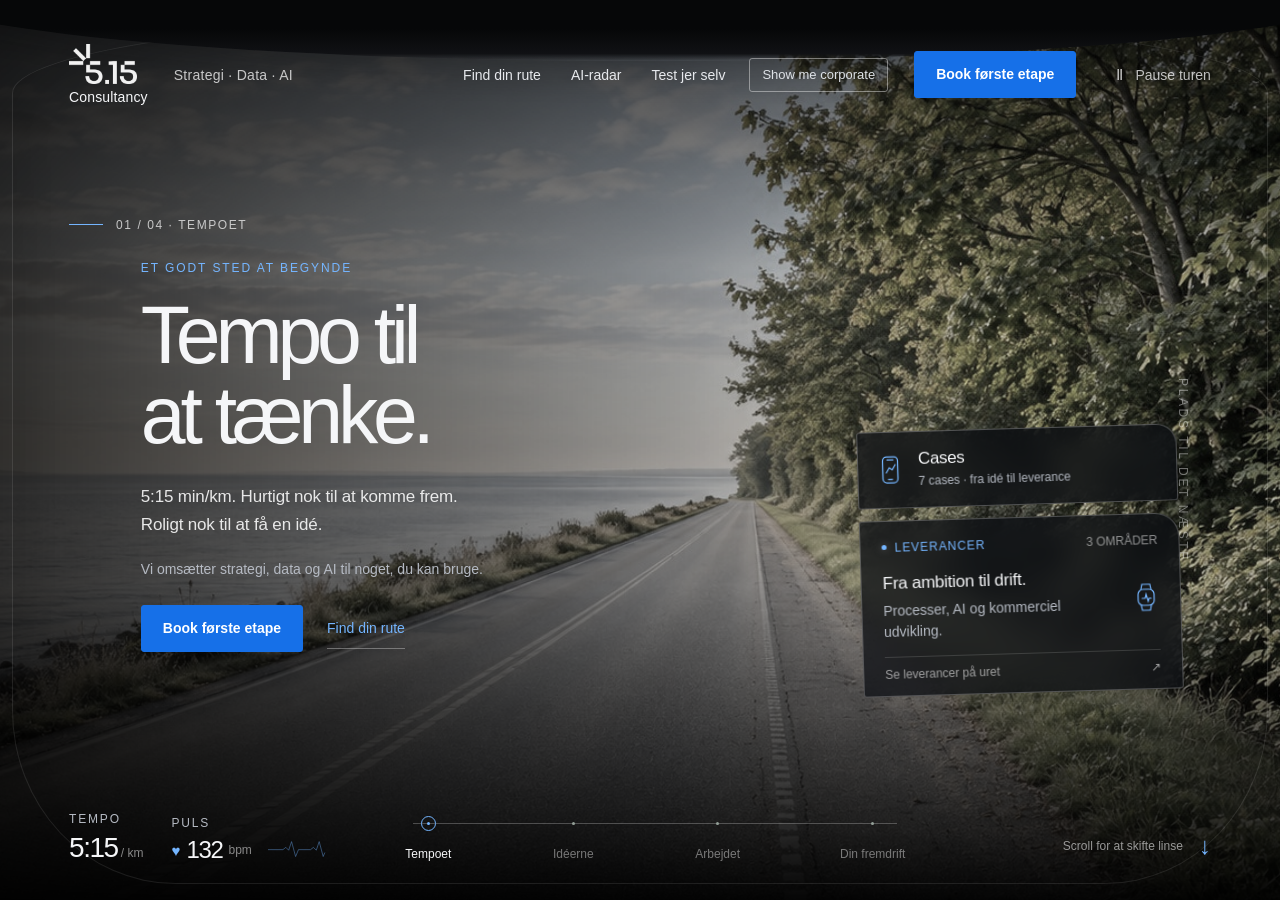
<file: index.html>
<!doctype html>
<html lang="da">
<head>
  <meta charset="utf-8">
  <meta name="viewport" content="width=device-width, initial-scale=1, viewport-fit=cover">
  <meta name="theme-color" content="#090a0c">
  <meta name="description" content="5:15. Strategi, data og AI i et tempo, hvor du kan følge med. Fra første workshop til løsninger i drift.">
  <link rel="canonical" href="https://femfemten.com/">
  <meta property="og:type" content="website">
  <meta property="og:title" content="5:15 Consultancy: Tempo til at tænke">
  <meta property="og:description" content="Bedre processer, AI i praksis og salgsvækst på både top- og bundlinjen.">
  <meta property="og:url" content="https://femfemten.com/">
  <meta property="og:image" content="https://femfemten.com/share-515-consultancy-v2.jpg">
  <meta property="og:image:type" content="image/jpeg">
  <meta property="og:image:width" content="1200">
  <meta property="og:image:height" content="630">
  <meta property="og:image:alt" content="5:15 Consultancy: Tempo til at tænke. Operational Excellence, AI-implementering og Commercial Excellence langs kystvejen.">
  <meta property="og:site_name" content="5:15 Consultancy">
  <meta property="og:locale" content="da_DK">
  <meta name="twitter:card" content="summary_large_image">
  <meta name="twitter:title" content="5:15 Consultancy: Tempo til at tænke">
  <meta name="twitter:description" content="Bedre processer, AI i praksis og salgsvækst på både top- og bundlinjen.">
  <meta name="twitter:image" content="https://femfemten.com/share-515-consultancy-v2.jpg">
  <meta name="twitter:image:alt" content="5:15 Consultancy: Tempo til at tænke langs kystvejen.">
  <script type="application/ld+json">{"@context": "https://schema.org", "@graph": [{"@type": "Organization", "@id": "https://femfemten.com/#org", "name": "Fem Femten", "legalName": "5:15 ApS", "taxID": "44632012", "vatID": "DK44632012", "url": "https://femfemten.com/", "logo": "https://femfemten.com/logo.png", "email": "hello@femfemten.com", "description": "Strategi, data og AI omsat til daglig drift. Rådgivning og løsninger i både store organisationer og SMV'er.", "alternateName": ["5:15 Consultancy", "5:15", "femfemten"], "knowsAbout": ["Operational Excellence", "AI-implementering", "Commercial Excellence", "Procesoptimering", "AI i arbejdsgange", "Salgs- og prisudvikling"], "makesOffer": [{"@type": "Offer", "itemOffered": {"@type": "Service", "name": "Operational Excellence", "description": "Analyse af arbejdsgange og nye workflows med AI tænkt ind fra start, implementering og oplæring."}}, {"@type": "Offer", "itemOffered": {"@type": "Service", "name": "AI-implementering", "description": "Udvikling og implementering af AI-løsninger med data, værktøjer og integrationer, afprøvet med brugerne."}}, {"@type": "Offer", "itemOffered": {"@type": "Service", "name": "Commercial Excellence", "description": "Vækstplan, kundeprioritering og pris- og salgsindsatser med opfølgning på omsætning og indtjening."}}, {"@type": "Offer", "itemOffered": {"@type": "Service", "name": "Workshop: første etape", "description": "2,5 timer hos kunden inklusive forberedelse og skriftlig opsamling."}, "price": "5000", "priceCurrency": "DKK"}]}, {"@type": "WebSite", "url": "https://femfemten.com/", "name": "Fem Femten", "publisher": {"@id": "https://femfemten.com/#org"}, "inLanguage": ["da"]}]}</script>
  <title>5:15 Consultancy | Fem Femten: strategi, data og AI</title>
  <link rel="icon" type="image/svg+xml" href="data:image/svg+xml,%3Csvg xmlns='http://www.w3.org/2000/svg' viewBox='0 0 64 64'%3E%3Crect width='64' height='64' rx='15' fill='%23090a0c'/%3E%3Ctext x='32' y='41' font-family='Arial' font-size='27' font-weight='700' text-anchor='middle' fill='%234898ff'%3E5:15%3C/text%3E%3C/svg%3E">
  <link rel="stylesheet" href="/style.css">
  <link rel="stylesheet" href="/phone.css">
  <link rel="stylesheet" href="/v2.css?v=8">
</head>
<body>
  <noscript><div style="position:fixed;inset:0;z-index:99999;background:#08090b;color:white;padding:3rem;font:18px/1.6 system-ui;overflow:auto"><h1>5:15 Consultancy: strategi, data og AI</h1><p>Den interaktive løbetur kræver JavaScript. Du kan stadig læse om vores arbejde og kontakte os:</p><p>Vores områder: <a style="color:#74b5ff" href="/operational-excellence.html">Operational Excellence</a> · <a style="color:#74b5ff" href="/ai-implementering.html">AI-implementering</a> · <a style="color:#74b5ff" href="/commercial-excellence.html">Commercial Excellence</a></p><p><a style="color:#74b5ff" href="/cases.html">Cases</a> · <a style="color:#74b5ff" href="/workshop.html">Workshop</a> · <a style="color:#74b5ff" href="/privatliv.html">Privatliv</a></p><p><a style="color:#74b5ff" href="mailto:hello@femfemten.com">hello@femfemten.com</a> · +45 21 60 09 84</p></div></noscript>
  <a class="skip" href="#lens">Spring til indhold</a>
  <div id="scenery" class="scenery" aria-hidden="true"><canvas id="road"></canvas><div class="photo-fallback"></div></div>
  <div class="atmosphere" aria-hidden="true"></div>
  <div class="visor" aria-hidden="true"></div>
  <div class="lens-edge" aria-hidden="true"></div>
  <div class="lens-flash" aria-hidden="true"></div>
  <header class="header">
    <button class="wordmark" id="home" aria-label="5:15 Consultancy, tilbage til start"><img class="wordmark-logo" src="/logo-hvid.png" alt="5:15" width="420" height="248"><span class="wordmark-descriptor">Consultancy</span></button>
    <span class="header-caption">Strategi · Data · AI</span><nav class="top-nav" aria-label="Genveje"><button data-panel="services">Find din rute</button><button data-panel="radar">AI-radar</button><button data-panel="test">Test jer selv</button><a class="corporate-switch" href="/corporate.html" data-goatcounter-click="skift-til-corporate" data-goatcounter-title="Skift: show me corporate"><span class="cs-long">Show me&nbsp;</span>corporate</a></nav><button class="primary-cta header-cta" data-panel="start">Book første etape</button>
    <button class="motion" id="motion" aria-pressed="false" aria-label="Sæt bevægelsen på pause"><span id="motionIcon">Ⅱ</span><span id="motionText">Pause turen</span></button>
  </header>
  <main id="main">
    <div class="chapter-marker"><span class="marker-line"></span><span id="chapterLabel">01 / 04 · TEMPOET</span></div>
    <section class="lens" id="lens" aria-live="polite" aria-atomic="true" tabindex="-1">
      <p class="eyebrow" id="eyebrow">ET GODT STED AT BEGYNDE</p>
      <h1 id="title">Tempo til<br>at tænke.</h1>
      <p class="body-copy" id="copy">5:15 min/km. Hurtigt nok til at komme frem.<br>Roligt nok til at få en idé.</p>
      <p class="lens-note" id="lensNote">Vi omsætter strategi, data og AI til noget, du kan bruge.</p>
      <div class="lens-actions"><button class="primary-cta" data-panel="start">Book første etape</button><button class="lens-action" id="nextLens">Find din rute</button></div>
    </section>
    <div class="horizon-caption" aria-hidden="true">PLADS TIL DET NÆSTE</div>
    <div class="equipment">
    <button class="earlier-routes" id="openPhone" aria-haspopup="dialog" aria-controls="phoneDialog">
      <span class="phone-glyph" aria-hidden="true"><svg viewBox="0 0 24 30"><rect x="4.5" y="2" width="15" height="26" rx="4"/><path d="M9 5h6M10 24.5h4M8 18l3-5 3 2 3-5"/></svg></span>
      <span class="earlier-routes-copy"><strong>Cases</strong><span>7 cases · fra idé til leverance</span></span>
      <span class="earlier-routes-arrow" aria-hidden="true">↗</span>
    </button>
    <aside class="notification" id="notification" aria-label="Vores leverancer">
      <span class="notification-kicker"><span class="signal-dot"></span> LEVERANCER <span class="example-label">3 OMRÅDER</span></span>
      <button id="openWatch" class="notification-button" aria-haspopup="dialog">
        <span><strong id="notificationTitle">Fra ambition til drift.</strong><span id="notificationCopy">Processer, AI og kommerciel udvikling.</span></span>
        <span class="watch-glyph" aria-hidden="true"><svg viewBox="0 0 24 30"><path d="M7 7 8 2h8l1 5M7 23l1 5h8l1-5"/><rect x="4" y="7" width="16" height="16" rx="5"/><path d="M8 16h3l1-4 2 7 1-3h2"/></svg></span>
      </button>
      <span class="notification-foot">Se leverancer på uret <span aria-hidden="true">↗</span></span>
    </aside>
    </div>
  </main>
  <footer class="cockpit">
    <div class="telemetry">
      <div class="pace"><span class="metric-label">TEMPO</span><div><strong>5<span class="colon">:</span>15</strong><span class="metric-unit"> / km</span></div></div>
      <div class="pulse"><span class="metric-label">PULS</span><div><span class="heart" aria-hidden="true">♥</span><strong id="bpm">132</strong><span class="metric-unit"> bpm</span></div></div>
      <svg class="pulse-wave" aria-hidden="true" viewBox="0 0 120 30"><path d="M0 17h26l5-4 5 5 5-15 7 26 5-12h21l5-4 5 5 5-15 7 26 5-12h19"/></svg>
    </div>
    <nav class="route" aria-label="Linser på turen">
      <div class="route-track"><span id="routeProgress"></span></div>
      <button class="route-stop active" data-chapter="0" aria-label="Tempoet, 1 af 4" aria-current="step"><span></span><b>Tempoet</b></button>
      <button class="route-stop" data-chapter="1" aria-label="Idéerne, 2 af 4"><span></span><b>Idéerne</b></button>
      <button class="route-stop" data-chapter="2" aria-label="Arbejdet, 3 af 4"><span></span><b>Arbejdet</b></button>
      <button class="route-stop" data-chapter="3" aria-label="Din fremdrift, 4 af 4"><span></span><b>Din fremdrift</b></button>
    </nav>
    <div class="scroll-cue"><span id="scrollText">Scroll for at skifte linse</span><span class="scroll-arrow" aria-hidden="true">↓</span></div>
  </footer>
  <dialog id="watchDialog" aria-labelledby="watchTitle">
    <div class="watch-overlay">
      <button class="close-watch" id="closeWatch" aria-label="Løft blikket tilbage mod vejen">Tilbage til turen <span aria-hidden="true">×</span></button>
      <div class="watch-scene">
        <img class="wrist" src="/assets/wrist.png" alt="Et løbeur på håndleddet" width="1536" height="1024">
        <div class="watch-screen">
          <div class="watch-top"><span>5:15</span><span id="watchClock">15:48</span></div>
          <div class="watch-status-icon" id="watchStatusIcon" aria-hidden="true">↗</div>
          <p class="watch-eyebrow">LEVERANCER</p>
          <h2 id="watchTitle">Operational Excellence</h2>
          <div class="watch-metric"><strong id="watchMetric">Flow</strong><span id="watchUnit">tænkt med AI først</span></div>
          <div class="watch-dots" aria-hidden="true"><i class="active"></i><i></i><i></i></div>
        </div>
      </div>
      <div class="project-detail">
        <p class="eyebrow">DET KAN VI LEVERE</p>
        <div class="delivery-details" aria-live="polite" aria-atomic="true"><h3 id="detailTitle">Bedre workflows. AI fra start.</h3>
        <p id="detailCopy">Vi analyserer, hvordan arbejdet foregår i dag, og designer en ny måde at løse opgaven på med AI tænkt ind fra begyndelsen. Arbejdsgange, der ikke virker, bliver gentænkt. Vi sætter roller, AI og menneskelig kontrol op og hjælper jer med at få den nye arbejdsgang i drift.</p>
        <dl class="project-facts"><div><dt>Leverancer</dt><dd id="deliverable">Analyse af status quo, nyt workflow og implementering med oplæring</dd></div><div><dt>Forløbet</dt><dd id="deliveryApproach">Forstå arbejdet → gentænk → implementér → mål gevinsten</dd></div></dl><p class="delivery-experience" id="deliveryExperience">Gevinsten kommer, når måden at arbejde på ændrer sig. Vi følger op på tidsforbrug, kvalitet og kapacitet, med afsæt i praktisk erfaring med operational excellence.</p><p class="delivery-more"><a id="offeringLink" href="/operational-excellence.html" style="color:#74b5ff">Læs mere om Operational Excellence</a></p></div>
        <p class="status-picker-label">Vælg et område</p>
        <div class="status-picker" id="offeringPicker" role="group" aria-label="Vælg leveranceområde"></div>
      </div>
    </div>
  </dialog>
  <dialog id="phoneDialog" class="phone-dialog" aria-labelledby="phoneTitle">
    <div class="phone-stage" id="phoneStage">
      <button class="close-phone" id="closePhone" aria-label="Læg telefonen væk og vend tilbage til turen">Tilbage til turen <span aria-hidden="true">×</span></button>
      <div class="phone-intro">
        <p class="eyebrow">5:15 · CASEARKIV</p>
        <h2 id="phoneTitle">Cases fra<br>praksis.</h2>
        <p>Forskellige opgaver.<br>Samme lyst til at komme frem.</p>
        <nav class="case-index" aria-label="Vælg en tidligere case">
          <button data-case-jump="0" aria-current="true"><span>01</span><strong>Fra idé til jobplatform</strong><span aria-hidden="true">↗</span></button>
          <button data-case-jump="1"><span>02</span><strong>Rådgivning i life science</strong><span aria-hidden="true">↗</span></button>
          <button data-case-jump="2"><span>03</span><strong>Markedet for veterinær software</strong><span aria-hidden="true">↗</span></button>
        <button data-case-jump="3"><span>04</span><strong>Dataværdikæden</strong></button><button data-case-jump="4"><span>05</span><strong>Kodeagenten</strong></button><button data-case-jump="5"><span>06</span><strong>Fra prototype til drift</strong></button><button data-case-jump="6"><span>07</span><strong>Bilag til godkendelse</strong></button></nav>
        <div class="phone-scroll-hint"><span aria-hidden="true">↓</span> Scroll på telefonen</div>
      </div>
      <div class="phone-device">
        <img class="phone-hand" src="/assets/phone-hand.png" alt="En hånd holder en mobiltelefon med tidligere cases" width="1024" height="1536">
        <div class="phone-screen">
          <div class="phone-system-bar" aria-hidden="true"><span>5:15</span><svg viewBox="0 0 56 14"><path d="M1 11V9m4 2V6m4 5V3m4 8V1M21 4q7-6 14 0M24 7q4-4 8 0" fill="none" stroke="currentColor" stroke-width="2" stroke-linecap="round"/><circle cx="28" cy="10" r="1.2"/><rect x="40" y="3" width="13" height="8" rx="2" fill="none" stroke="currentColor"/><path d="M55 5v4" stroke="currentColor"/><rect x="42" y="5" width="9" height="4" rx=".5" fill="currentColor"/></svg></div>
          <div class="phone-app-header"><div><span class="app-wordmark">5:15</span><span class="app-section-label">CASES</span></div><div><h3>Cases</h3><span class="case-total">7 cases</span></div></div>
          <div class="phone-feed" id="phoneFeed" tabindex="0" role="region" aria-label="Scroll gennem tidligere cases">
            <article class="activity-card" id="case-0" aria-labelledby="caseTitle0">
              <div class="activity-top"><span class="activity-avatar" aria-hidden="true">5:15</span><div><strong>5:15</strong><span>Produktudvikling · Rekruttering</span></div><span class="activity-number">01</span></div>
              <h4 id="caseTitle0">Fra idé til jobplatform</h4>
              <p class="activity-summary">Fra idé til jobplatform. Et samlet overblik over jobmuligheder på tværs af virksomheders karrieresider.</p>
              <div class="activity-route">
                <div class="route-caption"><span>PROJEKTSPOR</span><span>Idé → platform</span></div>
                <svg viewBox="0 0 320 138" role="img" aria-label="Illustreret projektforløb fra idé gennem prototype til platform">
                  <path class="route-guide" d="M12 33h296M12 69h296M12 105h296M52 13v112M124 13v112M196 13v112M268 13v112"/>
                  <path class="case-route-shadow" d="M36 101C66 105 55 39 94 40S122 110 166 98S175 24 216 31S243 85 287 32"/>
                  <path class="case-route-line" d="M36 101C66 105 55 39 94 40S122 110 166 98S175 24 216 31S243 85 287 32"/>
                  <circle class="route-origin" cx="36" cy="101" r="6"/><circle class="route-waypoint" cx="166" cy="98" r="4"/><circle class="route-destination" cx="287" cy="32" r="7"/>
                </svg>
                <div class="route-milestones"><span>Idé</span><span>Prototype</span><span>Platform</span></div>
              </div>
              <dl class="activity-stats"><div><dt>Leverance</dt><dd>Jobplatform</dd></div><div><dt>Område</dt><dd>Rekruttering</dd></div></dl>
              <div class="activity-story"><span>DET, VI HAR ARBEJDET MED</span><p>Fra koncept og datamodel til en platform med jobimport, relevante søgninger og brancheportaler.</p><span>UDFORDRINGEN</span><p>Jobopslag og CV’er bruger ikke altid de samme ord. Relevante muligheder bliver overset.</p><span>LØSNINGEN</span><p>Job fra virksomhedernes egne karrieresider samles, og hele CV’ets betydning kan indgå i matchet.</p></div>
              <div class="activity-tags"><span>Koncept</span><span>Udvikling</span><span>AI</span></div>
            </article>
            <article class="activity-card" id="case-1" aria-labelledby="caseTitle1">
              <div class="activity-top"><span class="activity-avatar" aria-hidden="true">5:15</span><div><strong>5:15</strong><span>Consultancy · Life science</span></div><span class="activity-number">02</span></div>
              <h4 id="caseTitle1">Rådgivning i<br><span>life science</span></h4>
              <p class="activity-summary">Rådgivning i en stor international life science-virksomhed. Erfaring med at arbejde i en kompleks organisation.</p>
              <div class="activity-route route-blue">
                <div class="route-caption"><span>PROJEKTSPOR</span><span>Dialog → leverance</span></div>
                <svg viewBox="0 0 320 138" role="img" aria-label="Illustreret projektforløb fra dialog gennem samarbejde til leverance">
                  <path class="route-guide" d="M12 33h296M12 69h296M12 105h296M52 13v112M124 13v112M196 13v112M268 13v112"/>
                  <path class="case-route-shadow" d="M35 107C74 107 72 37 111 37S143 73 180 73S225 16 278 29"/>
                  <path class="case-route-line" d="M35 107C74 107 72 37 111 37S143 73 180 73S225 16 278 29"/>
                  <circle class="route-origin" cx="35" cy="107" r="6"/><circle class="route-waypoint" cx="180" cy="73" r="4"/><circle class="route-destination" cx="278" cy="29" r="7"/>
                </svg>
                <div class="route-milestones"><span>Dialog</span><span>Samarbejde</span><span>Leverance</span></div>
              </div>
              <dl class="activity-stats"><div><dt>Forløb</dt><dd>Consultancy</dd></div><div><dt>Område</dt><dd>Life science</dd></div></dl>
              <div class="activity-tags"><span>Rådgivning</span><span>Samarbejde</span></div>
            </article>
            <article class="activity-card" id="case-2" aria-labelledby="caseTitle2">
              <div class="activity-top"><span class="activity-avatar" aria-hidden="true">5:15</span><div><strong>5:15</strong><span>Analyse &amp; strategi · Veterinær</span></div><span class="activity-number">03</span></div>
              <h4 id="caseTitle2">Markedet for veterinær software</h4>
              <p class="activity-summary">Et klarere billede af markedet for veterinære journalsystemer. Fra spørgsmål til et konkret beslutningsgrundlag.</p>
              <div class="activity-route route-green">
                <div class="route-caption"><span>PROJEKTSPOR</span><span>Spørgsmål → indsigt</span></div>
                <svg viewBox="0 0 320 138" role="img" aria-label="Illustreret projektforløb fra spørgsmål gennem analyse til beslutningsgrundlag">
                  <path class="route-guide" d="M12 33h296M12 69h296M12 105h296M52 13v112M124 13v112M196 13v112M268 13v112"/>
                  <path class="case-route-shadow" d="M37 103C87 119 96 109 106 78S69 28 122 25S154 110 204 97S229 34 284 37"/>
                  <path class="case-route-line" d="M37 103C87 119 96 109 106 78S69 28 122 25S154 110 204 97S229 34 284 37"/>
                  <circle class="route-origin" cx="37" cy="103" r="6"/><circle class="route-waypoint" cx="161" cy="62" r="4"/><circle class="route-destination" cx="284" cy="37" r="7"/>
                </svg>
                <div class="route-milestones"><span>Spørgsmål</span><span>Analyse</span><span>Indsigt</span></div>
              </div>
              <dl class="activity-stats"><div><dt>Leverance</dt><dd>Markedsanalyse</dd></div><div><dt>Område</dt><dd>Veterinær software</dd></div></dl>
              <div class="activity-story"><span>DET, VI HAR ARBEJDET MED</span><p>Konkurrenter, priser og forretningsmodeller i Danmark og Norden. Et grundlag for at vurdere muligheder, positionering og næste skridt.</p></div>
              <div class="activity-tags"><span>Markedsindsigt</span><span>Strategi</span></div>
            </article>
            <article class="activity-card" id="case-3" aria-labelledby="caseTitle3"><div class="activity-top"><span class="activity-avatar">5:15</span><div><strong>Anonymiseret forløb</strong><span>Data & ledelse</span></div><span class="activity-number">04</span></div><h4 id="caseTitle3">Dataværdikæden</h4><p class="activity-summary">En stor dansk virksomhed manglede overblik over, hvordan data bevægede sig fra kilde til beslutning.</p><dl class="activity-stats"><div><dt>Leverance</dt><dd>Datakortlægning</dd></div><div><dt>Samarbejde</dt><dd>Dansk virksomhed</dd></div></dl><div class="activity-story"><span>RUTEN</span><p>Vi interviewede på tværs af dataværdikæden og vurderede ni dimensioner. Fundene blev afprøvet med de involverede før den fælles præsentation.</p><span>VED MÅLSTREGEN</span><p>Et fælles overblik, tydeligere ejerskab og en plan i tre tidshorisonter.</p></div><button class="case-contact" data-panel="start">Har I en lignende opgave?</button></article><article class="activity-card" id="case-4" aria-labelledby="caseTitle4"><div class="activity-top"><span class="activity-avatar">5:15</span><div><strong>Anonymiseret forløb</strong><span>AI & udvikling</span></div><span class="activity-number">05</span></div><h4 id="caseTitle4">Kodeagenten</h4><p class="activity-summary">Et lille udviklingsteam havde en stor kodebase og tilbagevendende supportopgaver.</p><dl class="activity-stats"><div><dt>Leverance</dt><dd>AI-agenter</dd></div><div><dt>Samarbejde</dt><dd>Dansk virksomhed</dd></div></dl><div class="activity-story"><span>RUTEN</span><p>Agenter undersøger fejl og forbereder rettelser med tests. Mennesker tager den endelige beslutning om ændringerne.</p><span>VED MÅLSTREGEN</span><p>Et arbejdsforløb i daglig brug hos en dansk softwarevirksomhed.</p></div><button class="case-contact" data-panel="start">Har I en lignende opgave?</button></article><article class="activity-card" id="case-5" aria-labelledby="caseTitle5"><div class="activity-top"><span class="activity-avatar">5:15</span><div><strong>Anonymiseret forløb</strong><span>Produkt & teknologi</span></div><span class="activity-number">06</span></div><h4 id="caseTitle5">Fra prototype til drift</h4><p class="activity-summary">En AI-bygget prototype skulle kunne bruges sikkert i en rigtig virksomhed.</p><dl class="activity-stats"><div><dt>Leverance</dt><dd>Produktmodning</dd></div><div><dt>Samarbejde</dt><dd>Dansk virksomhed</dd></div></dl><div class="activity-story"><span>RUTEN</span><p>Kode og adgange gennemgås. Tests, et testmiljø og kontrollerede releases gør vejen til drift mere overskuelig.</p><span>VED MÅLSTREGEN</span><p>Et forløb fra hurtig prototype til en løsning, der kan sættes i drift.</p></div><button class="case-contact" data-panel="start">Har I en lignende opgave?</button></article><article class="activity-card" id="case-6" aria-labelledby="caseTitle6"><div class="activity-top"><span class="activity-avatar">5:15</span><div><strong>Anonymiseret forløb</strong><span>AI & økonomi</span></div><span class="activity-number">07</span></div><h4 id="caseTitle6">Bilag til godkendelse</h4><p class="activity-summary">Bilag lå spredt i mails, billeder og portaler og skulle forbindes med de rigtige betalinger.</p><dl class="activity-stats"><div><dt>Leverance</dt><dd>Automatisering</dd></div><div><dt>Samarbejde</dt><dd>Dansk virksomhed</dd></div></dl><div class="activity-story"><span>RUTEN</span><p>Et samlet flow henter bilag, matcher betalinger og foreslår kontering. Et menneske godkender.</p><span>VED MÅLSTREGEN</span><p>Løsningen anvendes dagligt i en dansk virksomhed.</p></div><button class="case-contact" data-panel="start">Har I en lignende opgave?</button></article><div class="activity-end"><span class="finish-mark" aria-hidden="true">✓</span><strong>Din rute kan blive den næste.</strong><p>Vi finder det første konkrete skridt sammen.</p><button class="case-contact" data-panel="start">Book første etape</button><span>Projektsporene er illustrationer af forløbene.</span></div>
          </div>
          <div class="phone-app-footer"><span>CASEARKIV</span><span id="phoneCaseCount">01 / 07</span></div>
          <div class="phone-home-indicator" aria-hidden="true"></div>
        </div>
      </div>
    </div>
  </dialog>
  <dialog id="routePanel" class="route-panel" aria-labelledby="panelTitle"><div class="panel-shell"><button class="panel-close" id="closePanel" aria-label="Tilbage til løbeturen">Tilbage til turen <span aria-hidden="true">×</span></button><div id="panelContent"><h2 id="panelTitle">Første etape</h2></div></div></dialog>
  <script src="/app.js?v=8" defer></script><script src="/tools-data.js" defer></script><script src="/route-tools.js" defer></script><script src="/v2.js?v=8" defer></script>
<script>
  document.addEventListener('click', function (e) {
    var a = e.target.closest ? e.target.closest('a') : null;
    if (!a || !window.goatcounter || !window.goatcounter.count) return;
    var h = a.getAttribute('href') || '';
    if (h.indexOf('mailto:') === 0) goatcounter.count({ path: 'klik-mail', title: 'Klik: skriv mail', event: true });
    else if (h.indexOf('tel:') === 0) goatcounter.count({ path: 'klik-telefon', title: 'Klik: ring', event: true });
  });
</script>
<script data-goatcounter="https://femfemten.goatcounter.com/count" async src="//gc.zgo.at/count.js"></script>
</body>
</html>
</file>
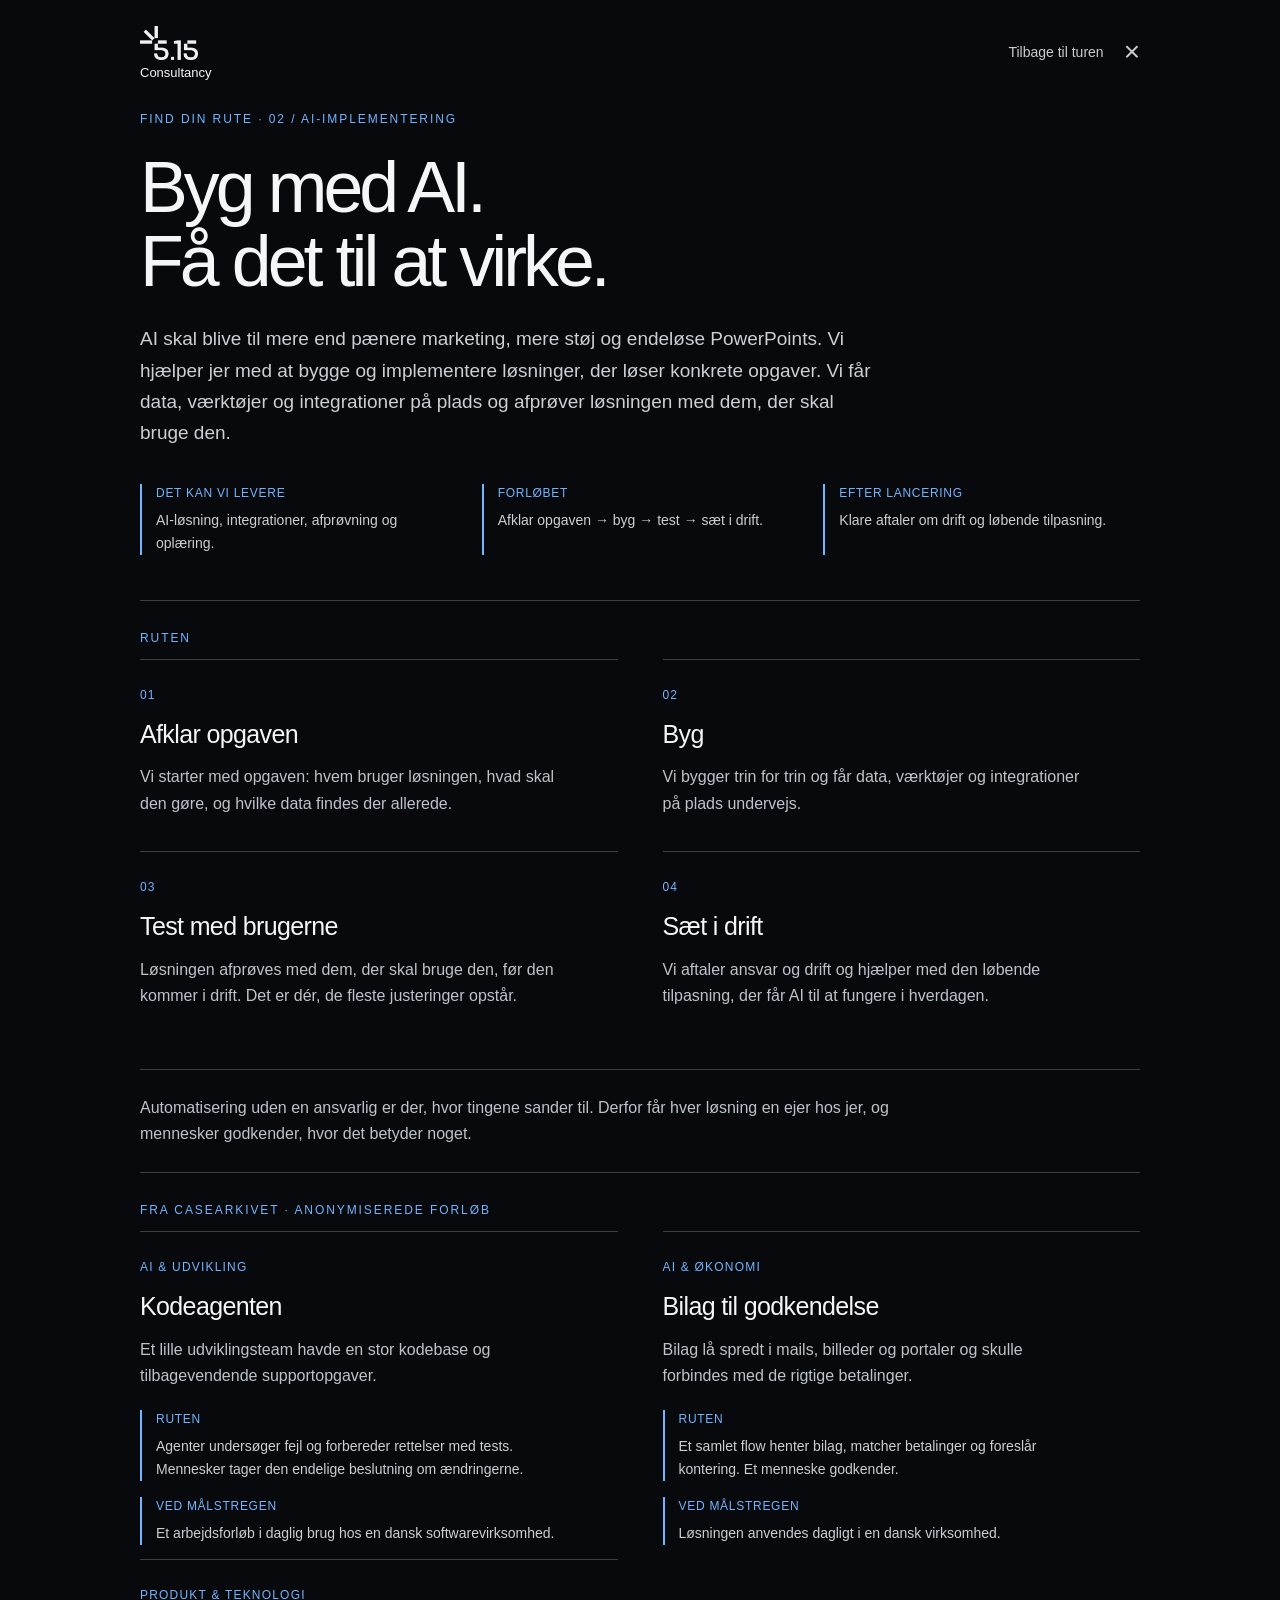
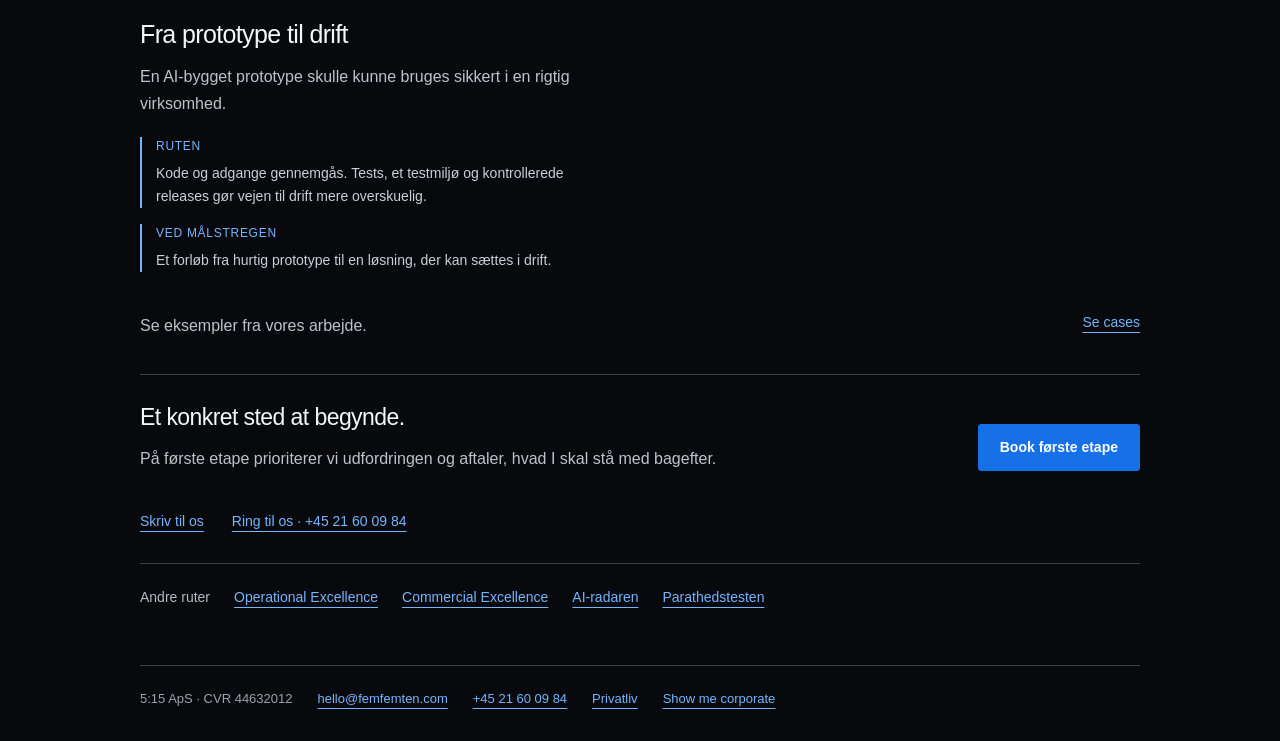
<file: ai-implementering.html>
<!doctype html>
<html lang="da">
<head>
<meta charset="utf-8">
<meta name="viewport" content="width=device-width, initial-scale=1, viewport-fit=cover">
<meta name="theme-color" content="#121212">
<title>AI-implementering i virksomheden | 5:15 Consultancy</title>
<meta name="description" content="Vi bygger og implementerer AI-løsninger, der løser en bestemt opgave i jeres hverdag. Data, værktøjer og integrationer på plads, afprøvet med dem, der skal bruge løsningen.">
<link rel="canonical" href="https://femfemten.com/ai-implementering.html">
<meta property="og:type" content="website">
<meta property="og:title" content="AI-implementering: Byg med AI. Få det til at virke.">
<meta property="og:description" content="Vi bygger og implementerer AI-løsninger, der løser en bestemt opgave i jeres hverdag. Data, værktøjer og integrationer på plads, afprøvet med dem, der skal bruge løsningen.">
<meta property="og:url" content="https://femfemten.com/ai-implementering.html">
<meta property="og:image" content="https://femfemten.com/share-515-consultancy-v2.jpg">
<meta name="twitter:card" content="summary_large_image">
<link rel="icon" type="image/png" href="/logo.png">
<link rel="stylesheet" href="/style.css">
<link rel="stylesheet" href="/v2.css?v=8">
<style>
html{height:auto}
body.page{height:auto;min-height:100%;overflow:auto;overscroll-behavior:auto;background:#121212}
.page-bg{position:fixed;inset:0;z-index:-1;overflow:hidden;background:#121212}
.page-bg::before{content:"";position:absolute;inset:-30px;background:url(/assets/coast.jpg) center/cover;filter:blur(15px)}
.page-main{display:block;position:relative;inset:auto;z-index:auto;pointer-events:auto;min-height:100vh}
.route-panel h1{font-size:clamp(2.7rem,5.6vw,5rem);font-weight:400;letter-spacing:-.055em;line-height:1.03;margin:0 0 25px}
.page-logo{position:absolute;left:60px;top:26px;display:flex;flex-direction:column;align-items:flex-start;text-decoration:none}
.page-logo img{display:block;height:34px;width:auto}
.page-logo span{display:block;margin-top:5px;font-size:13px;font-weight:500;color:var(--ink)}
.route-panel a.panel-close{color:#c7ccd3;text-decoration:none}
.route-panel a.panel-close:hover{color:var(--acid)}
.page-facts{display:grid;grid-template-columns:repeat(3,1fr);gap:25px;margin:0 0 45px}
.page-facts p,.page-cases .route-output{font-size:14px;color:#cbcfd6;border-left:2px solid var(--acid);padding-left:14px;margin:0}
.page-cases .route-output{margin-top:16px}
.page-section{border-top:1px solid var(--line);padding-top:28px;margin-top:10px}
.page-section>.eyebrow{margin-bottom:10px}
.page-note{font-size:21px;line-height:1.5;color:#dde1e7;max-width:760px;margin:0}
.page-contact{display:flex;flex-wrap:wrap;gap:12px 28px;font-size:14px;margin:18px 0 0}
@media(max-width:1100px){.page-logo{left:7%}}
@media(max-width:760px){.page-logo{top:18px}.page-logo img{height:28px}.page-logo span{font-size:12px}.page-facts{grid-template-columns:1fr;gap:16px}.page-note{font-size:18px}.route-panel h1{font-size:2.7rem}}
</style>
<script type="application/ld+json">{"@context": "https://schema.org", "@type": "Service", "name": "AI-implementering", "serviceType": "AI-implementering", "description": "Vi bygger og implementerer AI-løsninger, der løser en bestemt opgave i jeres hverdag. Data, værktøjer og integrationer på plads, afprøvet med dem, der skal bruge løsningen.", "url": "https://femfemten.com/ai-implementering.html", "areaServed": "DK", "inLanguage": "da", "provider": {"@id": "https://femfemten.com/#org", "@type": "Organization", "name": "Fem Femten", "alternateName": "5:15 Consultancy", "url": "https://femfemten.com/"}}</script>
</head>
<body class="page">
<div class="page-bg" aria-hidden="true"></div>
<main class="route-panel page-main"><div class="panel-shell">
<a class="page-logo" href="/" aria-label="5:15 Consultancy, til forsiden"><img src="/logo-hvid.png" alt="5:15" width="420" height="248"><span>Consultancy</span></a>
<a class="panel-close" href="/">Tilbage til turen <span aria-hidden="true">×</span></a>

<p class="eyebrow">FIND DIN RUTE · 02 / AI-IMPLEMENTERING</p>
<h1>Byg med AI.<br>Få det til at virke.</h1>
<p class="panel-lead">AI skal blive til mere end pænere marketing, mere støj og endeløse PowerPoints. Vi hjælper jer med at bygge og implementere løsninger, der løser konkrete opgaver. Vi får data, værktøjer og integrationer på plads og afprøver løsningen med dem, der skal bruge den.</p>

<div class="page-facts">
<p class="route-output"><strong>DET KAN VI LEVERE</strong>AI-løsning, integrationer, afprøvning og oplæring.</p>
<p class="route-output"><strong>FORLØBET</strong>Afklar opgaven → byg → test → sæt i drift.</p>
<p class="route-output"><strong>EFTER LANCERING</strong>Klare aftaler om drift og løbende tilpasning.</p>
</div>

<div class="page-section">
<p class="eyebrow">RUTEN</p>
<div class="service-list"><section><span>01</span><h3>Afklar opgaven</h3><p>Vi starter med opgaven: hvem bruger løsningen, hvad skal den gøre, og hvilke data findes der allerede.</p></section><section><span>02</span><h3>Byg</h3><p>Vi bygger trin for trin og får data, værktøjer og integrationer på plads undervejs.</p></section><section><span>03</span><h3>Test med brugerne</h3><p>Løsningen afprøves med dem, der skal bruge den, før den kommer i drift. Det er dér, de fleste justeringer opstår.</p></section><section><span>04</span><h3>Sæt i drift</h3><p>Vi aftaler ansvar og drift og hjælper med den løbende tilpasning, der får AI til at fungere i hverdagen.</p></section></div>
</div>

<div class="working-principles"><p class="page-note">Automatisering uden en ansvarlig er der, hvor tingene sander til. Derfor får hver løsning en ejer hos jer, og mennesker godkender, hvor det betyder noget.</p></div>

<div class="page-section page-cases">
<p class="eyebrow">FRA CASEARKIVET · ANONYMISEREDE FORLØB</p>
<div class="service-list"><section><span>AI & UDVIKLING</span><h3>Kodeagenten</h3><p>Et lille udviklingsteam havde en stor kodebase og tilbagevendende supportopgaver.</p><p class="route-output"><strong>RUTEN</strong>Agenter undersøger fejl og forbereder rettelser med tests. Mennesker tager den endelige beslutning om ændringerne.</p><p class="route-output"><strong>VED MÅLSTREGEN</strong>Et arbejdsforløb i daglig brug hos en dansk softwarevirksomhed.</p></section><section><span>AI & ØKONOMI</span><h3>Bilag til godkendelse</h3><p>Bilag lå spredt i mails, billeder og portaler og skulle forbindes med de rigtige betalinger.</p><p class="route-output"><strong>RUTEN</strong>Et samlet flow henter bilag, matcher betalinger og foreslår kontering. Et menneske godkender.</p><p class="route-output"><strong>VED MÅLSTREGEN</strong>Løsningen anvendes dagligt i en dansk virksomhed.</p></section><section><span>PRODUKT & TEKNOLOGI</span><h3>Fra prototype til drift</h3><p>En AI-bygget prototype skulle kunne bruges sikkert i en rigtig virksomhed.</p><p class="route-output"><strong>RUTEN</strong>Kode og adgange gennemgås. Tests, et testmiljø og kontrollerede releases gør vejen til drift mere overskuelig.</p><p class="route-output"><strong>VED MÅLSTREGEN</strong>Et forløb fra hurtig prototype til en løsning, der kan sættes i drift.</p></section></div>
<div class="route-proof"><p>Se eksempler fra vores arbejde.</p><a class="route-case-link" href="/#cases">Se cases</a></div>
</div>

<div class="next-etape"><div><h3>Et konkret sted at begynde.</h3><p>På første etape prioriterer vi udfordringen og aftaler, hvad I skal stå med bagefter.</p></div><a class="primary-cta" href="/#workshop">Book første etape</a></div>
<p class="page-contact"><a href="mailto:hello@femfemten.com?subject=5:15:%20AI-implementering">Skriv til os</a><a href="tel:+4521600984">Ring til os · +45 21 60 09 84</a></p>

<div class="trail-tools" style="margin-top:30px"><span>Andre ruter</span><a href="/operational-excellence.html">Operational Excellence</a><a href="/commercial-excellence.html">Commercial Excellence</a><a href="/#radar">AI-radaren</a><a href="/#test">Parathedstesten</a></div>
<footer class="panel-footer"><span>5:15 ApS · CVR 44632012</span><a href="mailto:hello@femfemten.com">hello@femfemten.com</a><a href="tel:+4521600984">+45 21 60 09 84</a><a href="/privatliv.html">Privatliv</a><a href="/corporate.html" data-goatcounter-click="skift-til-corporate-ydelse" data-goatcounter-title="Skift: show me corporate (ydelsesside)">Show me corporate</a></footer>
</div></main>
<script data-goatcounter="https://femfemten.goatcounter.com/count" async src="//gc.zgo.at/count.js"></script>
<script>
  document.addEventListener('click', function (e) {
    var a = e.target.closest ? e.target.closest('a') : null;
    if (!a || !window.goatcounter || !window.goatcounter.count) return;
    var h = a.getAttribute('href') || '';
    if (h.indexOf('mailto:') === 0) goatcounter.count({ path: 'klik-mail', title: 'Klik: skriv mail', event: true });
    else if (h.indexOf('tel:') === 0) goatcounter.count({ path: 'klik-telefon', title: 'Klik: ring', event: true });
    else if (h === '/#workshop') goatcounter.count({ path: 'ydelse-til-workshop', title: 'Ydelsesside: book første etape', event: true });
  });
</script>
</body>
</html>
</file>
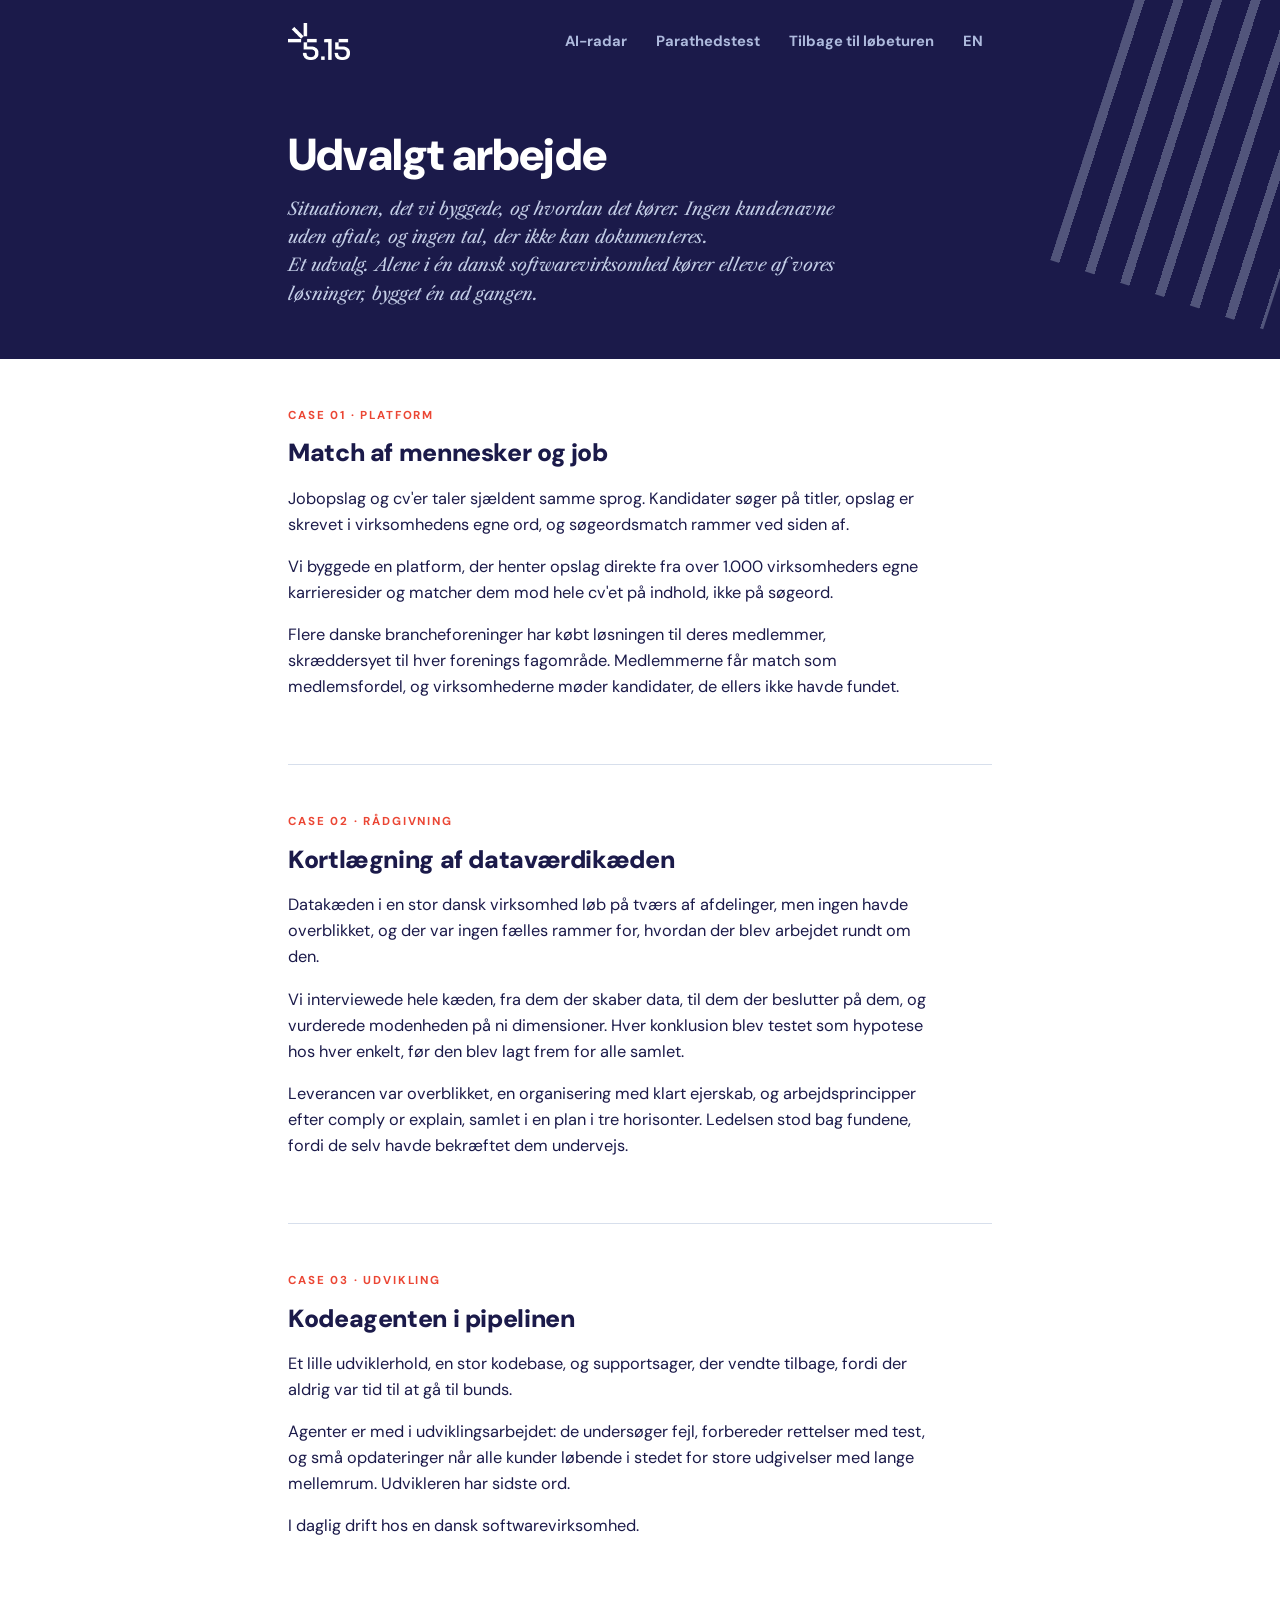
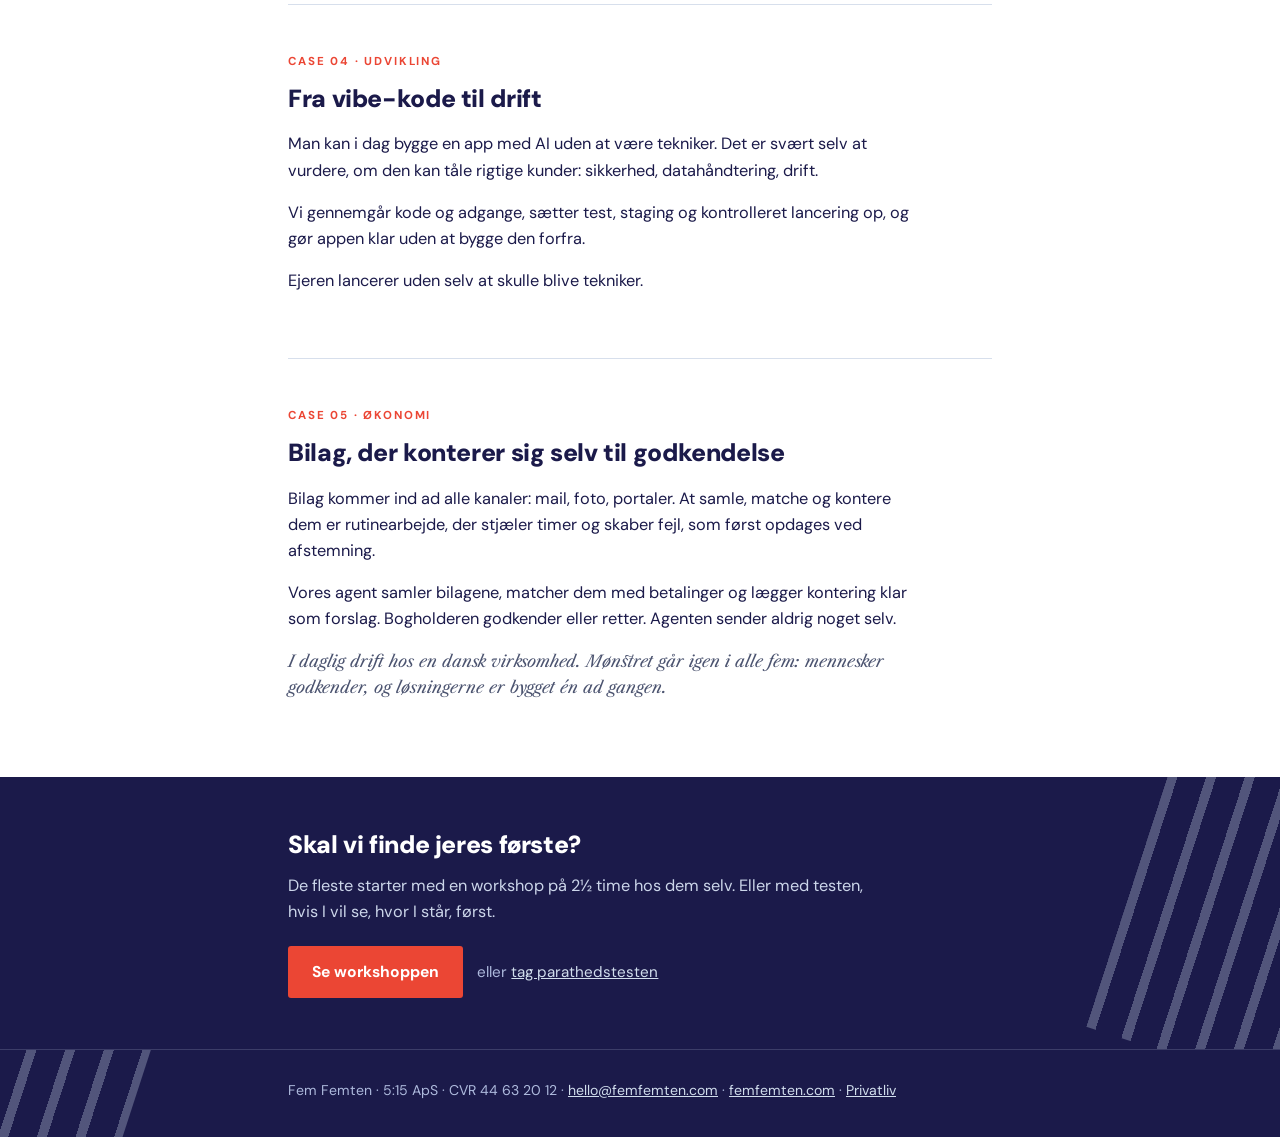
<file: cases.html>
<!doctype html>
<html lang="da" data-theme="light">
<head>
<meta charset="utf-8">
<meta name="robots" content="noindex">
<meta name="viewport" content="width=device-width, initial-scale=1">
<meta name="description" content="Udvalgt arbejde fra Fem Femten: platforme og AI-agenter i drift, fortalt som det er.">
<title>Udvalgt arbejde</title>
<meta property="og:type" content="website">
<meta property="og:title" content="Udvalgt arbejde">
<meta property="og:description" content="Situationen, det vi byggede, og hvordan det kører. Ingen kundenavne uden aftale, og ingen tal, der ikke kan dokumenteres.">
<meta property="og:url" content="https://femfemten.com/cases.html">
<meta property="og:image" content="https://femfemten.com/share-cases.png">
<meta property="og:locale" content="da_DK">
<meta name="twitter:card" content="summary_large_image">
<link rel="canonical" href="https://femfemten.com/cases.html">
<link rel="alternate" hreflang="da" href="https://femfemten.com/cases.html">
<link rel="alternate" hreflang="en" href="https://femfemten.com/cases.html?lang=en">
<link rel="alternate" hreflang="x-default" href="https://femfemten.com/cases.html">
<link rel="icon" type="image/png" href="logo.png">
<link rel="stylesheet" href="https://fonts.googleapis.com/css2?family=DM+Sans:opsz,wght@9..40,400;9..40,500;9..40,700;9..40,800;9..40,900&family=Libre+Caslon+Text:ital@1&display=swap">
<style>
  :root {
    --navy: #1b1a4a;
    --lightblue: #d1deed;
    --sage: #b0cfc9;
    --orange: #eb4634;
    --paper: #ffffff;
    --ink: #1b1a4a;
    --ink-soft: #4c5470;
    --line: #d7dfec;
  }
  @media (prefers-color-scheme: dark) {
    :root:not([data-theme="light"]) {
      --paper: #121129;
      --ink: #e9edf6;
      --ink-soft: #a9b1c9;
      --line: #312f60;
      --orange: #f0604f;
    }
  }
  :root[data-theme="dark"] {
    --paper: #121129;
    --ink: #e9edf6;
    --ink-soft: #a9b1c9;
    --line: #312f60;
    --orange: #f0604f;
  }

  body {
    background: var(--paper);
    color: var(--ink);
    font-family: "DM Sans", "Helvetica Neue", Arial, sans-serif;
    font-size: 1.02rem;
    line-height: 1.6;
    margin: 0;
  }
  .wrap { max-width: 44rem; margin: 0 auto; padding: 0 1.4rem; }
  a { color: inherit; }

  .lines {
    position: absolute; pointer-events: none;
    background: repeating-linear-gradient(90deg,
      rgba(209,222,237,0.3) 0 0.6rem, transparent 0.6rem 2.3rem);
    transform: rotate(18deg);
  }
  .heroband {
    background: #1b1a4a; color: #f4f7fc;
    position: relative; overflow: hidden;
  }
  .heroband .lines { right: -3rem; top: -5rem; width: 14rem; height: 24rem; }
  .topbar {
    display: flex; align-items: center; justify-content: space-between;
    gap: 1rem; padding: 1.4rem 0; position: relative; z-index: 1;
  }
  .wordmark { display: inline-flex; align-items: center; }
  .wordmark img { height: 2.3rem; width: auto; display: block; filter: brightness(0) invert(1); }
  .topnav { display: flex; align-items: center; gap: 0.8rem; }
  .topnav a.navlink {
    font-weight: 700; font-size: 0.92rem; text-decoration: none;
    color: #aebadd; padding: 0.45rem 0.5rem;
  }
  .topnav a.navlink:hover { color: #ffffff; }
  @media (max-width: 40rem) { .topbar { align-items: flex-start; } .topnav { flex-wrap: wrap; justify-content: flex-end; gap: 0.35rem 0.9rem; } .topnav a.navlink { font-size: 0.86rem; } }
  .langswitch {
    background: none; border: none; cursor: pointer;
    font-family: inherit; font-weight: 700; font-size: 0.92rem;
    color: #aebadd; padding: 0.45rem 0.5rem; letter-spacing: 0.04em;
  }
  .langswitch:hover { color: #ffffff; }
  .langswitch:focus-visible { outline: 2px solid #d1deed; outline-offset: 2px; }
  .hero { padding: 3rem 0 3.2rem; position: relative; z-index: 1; }
  .heroband h1 {
    font-size: clamp(1.9rem, 5.5vw, 2.8rem); font-weight: 900;
    line-height: 1.08; letter-spacing: -0.018em; text-wrap: balance;
    color: #ffffff; margin: 0 0 1rem;
  }
  .lede {
    font-family: "Libre Caslon Text", Georgia, serif; font-style: italic;
    font-size: 1.1rem; color: #c3cde6; max-width: 36rem; margin: 0;
  }

  .case { padding: 3rem 0 0.6rem; }
  .case + .case { border-top: 1px solid var(--line); margin-top: 2.4rem; }
  .casekicker {
    font-size: 0.72rem; font-weight: 700; text-transform: uppercase;
    letter-spacing: 0.16em; color: var(--orange); margin-bottom: 0.5rem;
  }
  .case h2 {
    font-size: 1.55rem; font-weight: 900; letter-spacing: -0.015em;
    margin: 0 0 0.8rem;
  }
  .case p { margin: 0 0 1rem; max-width: 40rem; }
  .case ul { margin: 0 0 1rem; padding-left: 1.2rem; max-width: 40rem; }
  .case li { margin-bottom: 0.55rem; }
  .case li b { font-weight: 700; }
  .patternline {
    font-family: "Libre Caslon Text", Georgia, serif; font-style: italic;
    color: var(--ink-soft);
  }

  .ctaband {
    background: #1b1a4a; color: #ccd6ea; position: relative; overflow: hidden;
    margin-top: 3.2rem;
  }
  .ctaband .lines { right: -3rem; top: -4rem; width: 12rem; height: 22rem; }
  .ctaband .inner { padding: 3rem 0 3.2rem; position: relative; z-index: 1; max-width: 38rem; }
  .ctaband h2 {
    color: #ffffff; font-size: 1.55rem; font-weight: 900;
    letter-spacing: -0.015em; margin: 0 0 0.5rem;
  }
  .ctaband p { margin: 0 0 1.3rem; }
  .ctarow { display: flex; flex-wrap: wrap; gap: 0.9rem; align-items: center; }
  .btn {
    display: inline-block; background: var(--orange); color: #ffffff;
    text-decoration: none; font-weight: 700; font-size: 0.98rem;
    padding: 0.85rem 1.5rem; border-radius: 3px;
  }
  .btn:hover { filter: brightness(1.07); }
  .btn:focus-visible { outline: 2px solid #d1deed; outline-offset: 2px; }
  .quiet { font-size: 0.95rem; color: #aebadd; }
  .quiet a { color: #d1deed; }

  .footband {
    background: #1b1a4a; color: #aebadd; position: relative; overflow: hidden;
    border-top: 1px solid rgba(209,222,237,0.18);
  }
  .footband .lines { left: -4rem; bottom: -8rem; width: 12rem; height: 20rem; }
  .footband footer { padding: 1.8rem 0 2.2rem; font-size: 0.88rem; position: relative; z-index: 1; }
  .footband a { color: #d1deed; }
</style>
</head>
<body>
<div class="heroband">
  <div class="lines"></div>
  <div class="wrap">
    <nav class="topbar">
      <a class="wordmark" href="corporate.html" aria-label="5:15 Consultancy, corporate"><img src="logo.png" alt="5.15"></a>
      <div class="topnav">
        <a class="navlink" href="radar.html" data-i18n="navRadar">AI-radar</a>
        <a class="navlink" href="test.html" data-i18n="navTest">Parathedstest</a>
        <a class="navlink" href="/" data-goatcounter-click="skift-til-loebetur" data-goatcounter-title="Skift: tilbage til løbeturen">Tilbage til løbeturen</a>
        <button class="langswitch" id="langswitch" type="button" aria-label="Switch language">EN</button>
      </div>
    </nav>
    <header class="hero">
      <h1 data-i18n="h1">Udvalgt arbejde</h1>
      <p class="lede" data-i18n="lede">Situationen, det vi byggede, og hvordan det kører. Ingen kundenavne uden aftale, og ingen tal, der ikke kan dokumenteres.</p>
      <p class="lede" data-i18n="ledeXi">Et udvalg. Alene i én dansk softwarevirksomhed kører elleve af vores løsninger, bygget én ad gangen.</p>
    </header>
  </div>
</div>

<div class="wrap">
  <section class="case">
    <div class="casekicker" data-i18n="c1k">Case 01 · Platform</div>
    <h2 data-i18n="c1h">Match af mennesker og job</h2>
    <p data-i18n="c1p0">Jobopslag og cv'er taler sjældent samme sprog. Kandidater søger på titler, opslag er skrevet i virksomhedens egne ord, og søgeordsmatch rammer ved siden af.</p>
    <p data-i18n="c1p1">Vi byggede en platform, der henter opslag direkte fra over 1.000 virksomheders egne karrieresider og matcher dem mod hele cv'et på indhold, ikke på søgeord.</p>
    <p data-i18n="c1p2">Flere danske brancheforeninger har købt løsningen til deres medlemmer, skræddersyet til hver forenings fagområde. Medlemmerne får match som medlemsfordel, og virksomhederne møder kandidater, de ellers ikke havde fundet.</p>
  </section>

  <section class="case">
    <div class="casekicker" data-i18n="c2k">Case 02 · Rådgivning</div>
    <h2 data-i18n="c2h">Kortlægning af dataværdikæden</h2>
    <p data-i18n="c2p1">Datakæden i en stor dansk virksomhed løb på tværs af afdelinger, men ingen havde overblikket, og der var ingen fælles rammer for, hvordan der blev arbejdet rundt om den.</p>
    <p data-i18n="c2p2">Vi interviewede hele kæden, fra dem der skaber data, til dem der beslutter på dem, og vurderede modenheden på ni dimensioner. Hver konklusion blev testet som hypotese hos hver enkelt, før den blev lagt frem for alle samlet.</p>
    <p data-i18n="c2p3">Leverancen var overblikket, en organisering med klart ejerskab, og arbejdsprincipper efter comply or explain, samlet i en plan i tre horisonter. Ledelsen stod bag fundene, fordi de selv havde bekræftet dem undervejs.</p>
  </section>

  <section class="case">
    <div class="casekicker" data-i18n="c3k">Case 03 · Udvikling</div>
    <h2 data-i18n="c3h">Kodeagenten i pipelinen</h2>
    <p data-i18n="c3p1">Et lille udviklerhold, en stor kodebase, og supportsager, der vendte tilbage, fordi der aldrig var tid til at gå til bunds.</p>
    <p data-i18n="c3p2">Agenter er med i udviklingsarbejdet: de undersøger fejl, forbereder rettelser med test, og små opdateringer når alle kunder løbende i stedet for store udgivelser med lange mellemrum. Udvikleren har sidste ord.</p>
    <p data-i18n="c3p3">I daglig drift hos en dansk softwarevirksomhed.</p>
  </section>

  <section class="case">
    <div class="casekicker" data-i18n="c4k">Case 04 · Udvikling</div>
    <h2 data-i18n="c4h">Fra vibe-kode til drift</h2>
    <p data-i18n="c4p1">Man kan i dag bygge en app med AI uden at være tekniker. Det er svært selv at vurdere, om den kan tåle rigtige kunder: sikkerhed, datahåndtering, drift.</p>
    <p data-i18n="c4p2">Vi gennemgår kode og adgange, sætter test, staging og kontrolleret lancering op, og gør appen klar uden at bygge den forfra.</p>
    <p data-i18n="c4p3">Ejeren lancerer uden selv at skulle blive tekniker.</p>
  </section>

  <section class="case">
    <div class="casekicker" data-i18n="c5k">Case 05 · Økonomi</div>
    <h2 data-i18n="c5h">Bilag, der konterer sig selv til godkendelse</h2>
    <p data-i18n="c5p1">Bilag kommer ind ad alle kanaler: mail, foto, portaler. At samle, matche og kontere dem er rutinearbejde, der stjæler timer og skaber fejl, som først opdages ved afstemning.</p>
    <p data-i18n="c5p2">Vores agent samler bilagene, matcher dem med betalinger og lægger kontering klar som forslag. Bogholderen godkender eller retter. Agenten sender aldrig noget selv.</p>
    <p class="patternline" data-i18n="c5p3">I daglig drift hos en dansk virksomhed. Mønstret går igen i alle fem: mennesker godkender, og løsningerne er bygget én ad gangen.</p>
  </section>
</div>

<div class="ctaband">
  <div class="lines"></div>
  <div class="wrap">
    <div class="inner">
      <h2 data-i18n="ctaH">Skal vi finde jeres første?</h2>
      <p data-i18n="ctaP">De fleste starter med en workshop på 2½ time hos dem selv. Eller med testen, hvis I vil se, hvor I står, først.</p>
      <div class="ctarow">
        <a class="btn" href="index.html#workshop" data-i18n="ctaBtn">Se workshoppen</a>
        <span class="quiet" data-i18n="ctaAlt">eller <a href="test.html">tag parathedstesten</a></span>
      </div>
    </div>
  </div>
</div>

<div class="footband">
  <div class="lines"></div>
  <div class="wrap">
    <footer>
      <span>Fem Femten · 5:15 ApS · CVR 44 63 20 12 · <a href="mailto:hello@femfemten.com">hello@femfemten.com</a> · <a href="index.html">femfemten.com</a> · <a href="privatliv.html">Privatliv</a></span>
    </footer>
  </div>
</div>

<script>
  (function () {
    var t = {
      da: {
        navRadar: 'AI-radar',
        navTest: 'Parathedstest',
        h1: 'Udvalgt arbejde',
        lede: 'Situationen, det vi byggede, og hvordan det kører. Ingen kundenavne uden aftale, og ingen tal, der ikke kan dokumenteres.',
        c1k: 'Case 01 · Platform',
        c1h: 'Match af mennesker og job',
        c1p0: 'Jobopslag og cv\'er taler sjældent samme sprog. Kandidater søger på titler, opslag er skrevet i virksomhedens egne ord, og søgeordsmatch rammer ved siden af.',
        c1p1: 'Vi byggede en platform, der henter opslag direkte fra over 1.000 virksomheders egne karrieresider og matcher dem mod hele cv\'et på indhold, ikke på søgeord.',
        c1p2: 'Flere danske brancheforeninger har købt løsningen til deres medlemmer, skræddersyet til hver forenings fagområde. Medlemmerne får match som medlemsfordel, og virksomhederne møder kandidater, de ellers ikke havde fundet.',
        ledeXi: 'Et udvalg. Alene i én dansk softwarevirksomhed kører elleve af vores løsninger, bygget én ad gangen.',
        c2k: 'Case 02 · Rådgivning',
        c2h: 'Kortlægning af dataværdikæden',
        c2p1: 'Datakæden i en stor dansk virksomhed løb på tværs af afdelinger, men ingen havde overblikket, og der var ingen fælles rammer for, hvordan der blev arbejdet rundt om den.',
        c2p2: 'Vi interviewede hele kæden, fra dem der skaber data, til dem der beslutter på dem, og vurderede modenheden på ni dimensioner. Hver konklusion blev testet som hypotese hos hver enkelt, før den blev lagt frem for alle samlet.',
        c2p3: 'Leverancen var overblikket, en organisering med klart ejerskab, og arbejdsprincipper efter comply or explain, samlet i en plan i tre horisonter. Ledelsen stod bag fundene, fordi de selv havde bekræftet dem undervejs.',
        c3k: 'Case 03 · Udvikling',
        c3h: 'Kodeagenten i pipelinen',
        c3p1: 'Et lille udviklerhold, en stor kodebase, og supportsager, der vendte tilbage, fordi der aldrig var tid til at gå til bunds.',
        c3p2: 'Agenter er med i udviklingsarbejdet: de undersøger fejl, forbereder rettelser med test, og små opdateringer når alle kunder løbende i stedet for store udgivelser med lange mellemrum. Udvikleren har sidste ord.',
        c3p3: 'I daglig drift hos en dansk softwarevirksomhed.',
        c4k: 'Case 04 · Udvikling',
        c4h: 'Fra vibe-kode til drift',
        c4p1: 'Man kan i dag bygge en app med AI uden at være tekniker. Det er svært selv at vurdere, om den kan tåle rigtige kunder: sikkerhed, datahåndtering, drift.',
        c4p2: 'Vi gennemgår kode og adgange, sætter test, staging og kontrolleret lancering op, og gør appen klar uden at bygge den forfra.',
        c4p3: 'Ejeren lancerer uden selv at skulle blive tekniker.',
        c5k: 'Case 05 · Økonomi',
        c5h: 'Bilag, der konterer sig selv til godkendelse',
        c5p1: 'Bilag kommer ind ad alle kanaler: mail, foto, portaler. At samle, matche og kontere dem er rutinearbejde, der stjæler timer og skaber fejl, som først opdages ved afstemning.',
        c5p2: 'Vores agent samler bilagene, matcher dem med betalinger og lægger kontering klar som forslag. Bogholderen godkender eller retter. Agenten sender aldrig noget selv.',
        c5p3: 'I daglig drift hos en dansk virksomhed. Mønstret går igen i alle fem: mennesker godkender, og løsningerne er bygget én ad gangen.',
        ctaH: 'Skal vi finde jeres første?',
        ctaP: 'De fleste starter med en workshop på 2½ time hos dem selv. Eller med testen, hvis I vil se, hvor I står, først.',
        ctaBtn: 'Se workshoppen',
        ctaAlt: 'eller <a href="test.html">tag parathedstesten</a>',
        title: 'Udvalgt arbejde'
      },
      en: {
        navRadar: 'AI radar',
        navTest: 'Readiness test',
        h1: 'Selected work',
        lede: 'The situation, what we built, and how it runs. No client names without agreement, and no numbers that can\'t be documented.',
        c1k: 'Case 01 · Platform',
        c1h: 'Matching people and jobs',
        c1p0: 'Job ads and CVs rarely speak the same language. Candidates search by titles, ads are written in the company\'s own words, and keyword matching misses.',
        c1p1: 'We built a platform that pulls job ads directly from the career pages of more than 1,000 companies and matches them against the whole CV on substance, not keywords.',
        c1p2: 'Several Danish industry associations have bought the solution for their members, tailored to each association\'s field. Members get matching as a member benefit, and companies meet candidates they would not have found.',
        ledeXi: 'A selection. In one Danish software company alone, eleven of our solutions run in production, built one at a time.',
        c2k: 'Case 02 · Advisory',
        c2h: 'Mapping the data value chain',
        c2p1: 'The data value chain in a large Danish company ran across departments, but nobody had the overview, and there were no shared rules for how people worked around it.',
        c2p2: 'We interviewed the whole chain, from the people who create data to the people who decide on it, and assessed maturity on nine dimensions. Every conclusion was tested as a hypothesis with each person before it was presented to the group.',
        c2p3: 'The delivery was the overview, an organisation with clear ownership, and working principles on a comply-or-explain basis, gathered in a three-horizon plan. Leadership stood behind the findings because they had confirmed them along the way.',
        c3k: 'Case 03 · Engineering',
        c3h: 'The coding agent in the pipeline',
        c3p1: 'A small development team, a large codebase, and support issues that kept coming back because there was never time to get to the bottom of them.',
        c3p2: 'Agents take part in the development work: they investigate bugs, prepare fixes with tests, and small updates reach every customer continuously instead of big releases far apart. The developer has the final say.',
        c3p3: 'In daily production at a Danish software company.',
        c4k: 'Case 04 · Engineering',
        c4h: 'From vibe code to production',
        c4p1: 'Anyone can build an app with AI today without being technical. What is hard is judging whether it can handle real customers: security, data handling, operations.',
        c4p2: 'We review code and access, set up tests, staging and a controlled launch, and make the app ready without rebuilding it.',
        c4p3: 'The owner launches without having to become an engineer.',
        c5k: 'Case 05 · Finance',
        c5h: 'Receipts that post themselves for approval',
        c5p1: 'Receipts arrive through every channel: email, photos, portals. Collecting, matching and posting them is routine work that steals hours and creates errors that only surface at reconciliation.',
        c5p2: 'Our agent collects the receipts, matches them to payments and lays out suggested postings. The bookkeeper approves or corrects. The agent never sends anything on its own.',
        c5p3: 'In daily production at a Danish company. The pattern holds across all five: people approve, and the solutions are built one at a time.',
        ctaH: 'Shall we find your first?',
        ctaP: 'Most start with a 2½ hour workshop at their own place. Or with the test, if you want to see where you stand first.',
        ctaBtn: 'See the workshop',
        ctaAlt: 'or <a href="test.html">take the readiness test</a>',
        title: 'Selected work'
      }
    };

    var current = 'da';

    function setLang(lang) {
      if (!t[lang]) return;
      current = lang;
      document.documentElement.lang = lang;
      var d = t[lang];
      var els = document.querySelectorAll('[data-i18n]');
      for (var i = 0; i < els.length; i++) {
        var key = els[i].getAttribute('data-i18n');
        if (d[key]) els[i].innerHTML = d[key];
      }
      document.getElementById('langswitch').textContent = lang === 'da' ? 'EN' : 'DA';
      document.title = d.title;
      try { localStorage.setItem('lang', lang); } catch (e) {}
    }

    document.getElementById('langswitch').addEventListener('click', function () {
      setLang(current === 'da' ? 'en' : 'da');
    });

    var initial = 'da';
    var qp = new URLSearchParams(location.search).get('lang');
    if (qp === 'en' || qp === 'da') { initial = qp; }
    else { try { var sv = localStorage.getItem('lang'); if (sv === 'en' || sv === 'da') initial = sv; } catch (e) {} }
    if (initial !== 'da') setLang(initial);
  })();
</script>
<script>
  document.addEventListener('click', function (e) {
    var a = e.target.closest ? e.target.closest('a') : null;
    if (!a || !window.goatcounter || !window.goatcounter.count) return;
    var h = a.getAttribute('href') || '';
    if (h.indexOf('mailto:') === 0) goatcounter.count({ path: 'klik-mail', title: 'Klik: skriv mail', event: true });
    else if (h.indexOf('index.html#workshop') === 0) goatcounter.count({ path: 'cases-til-workshop', title: 'Cases: videre til workshop', event: true });
  });
</script>
<script data-goatcounter="https://femfemten.goatcounter.com/count" async src="//gc.zgo.at/count.js"></script>
</body>
</html>
</file>
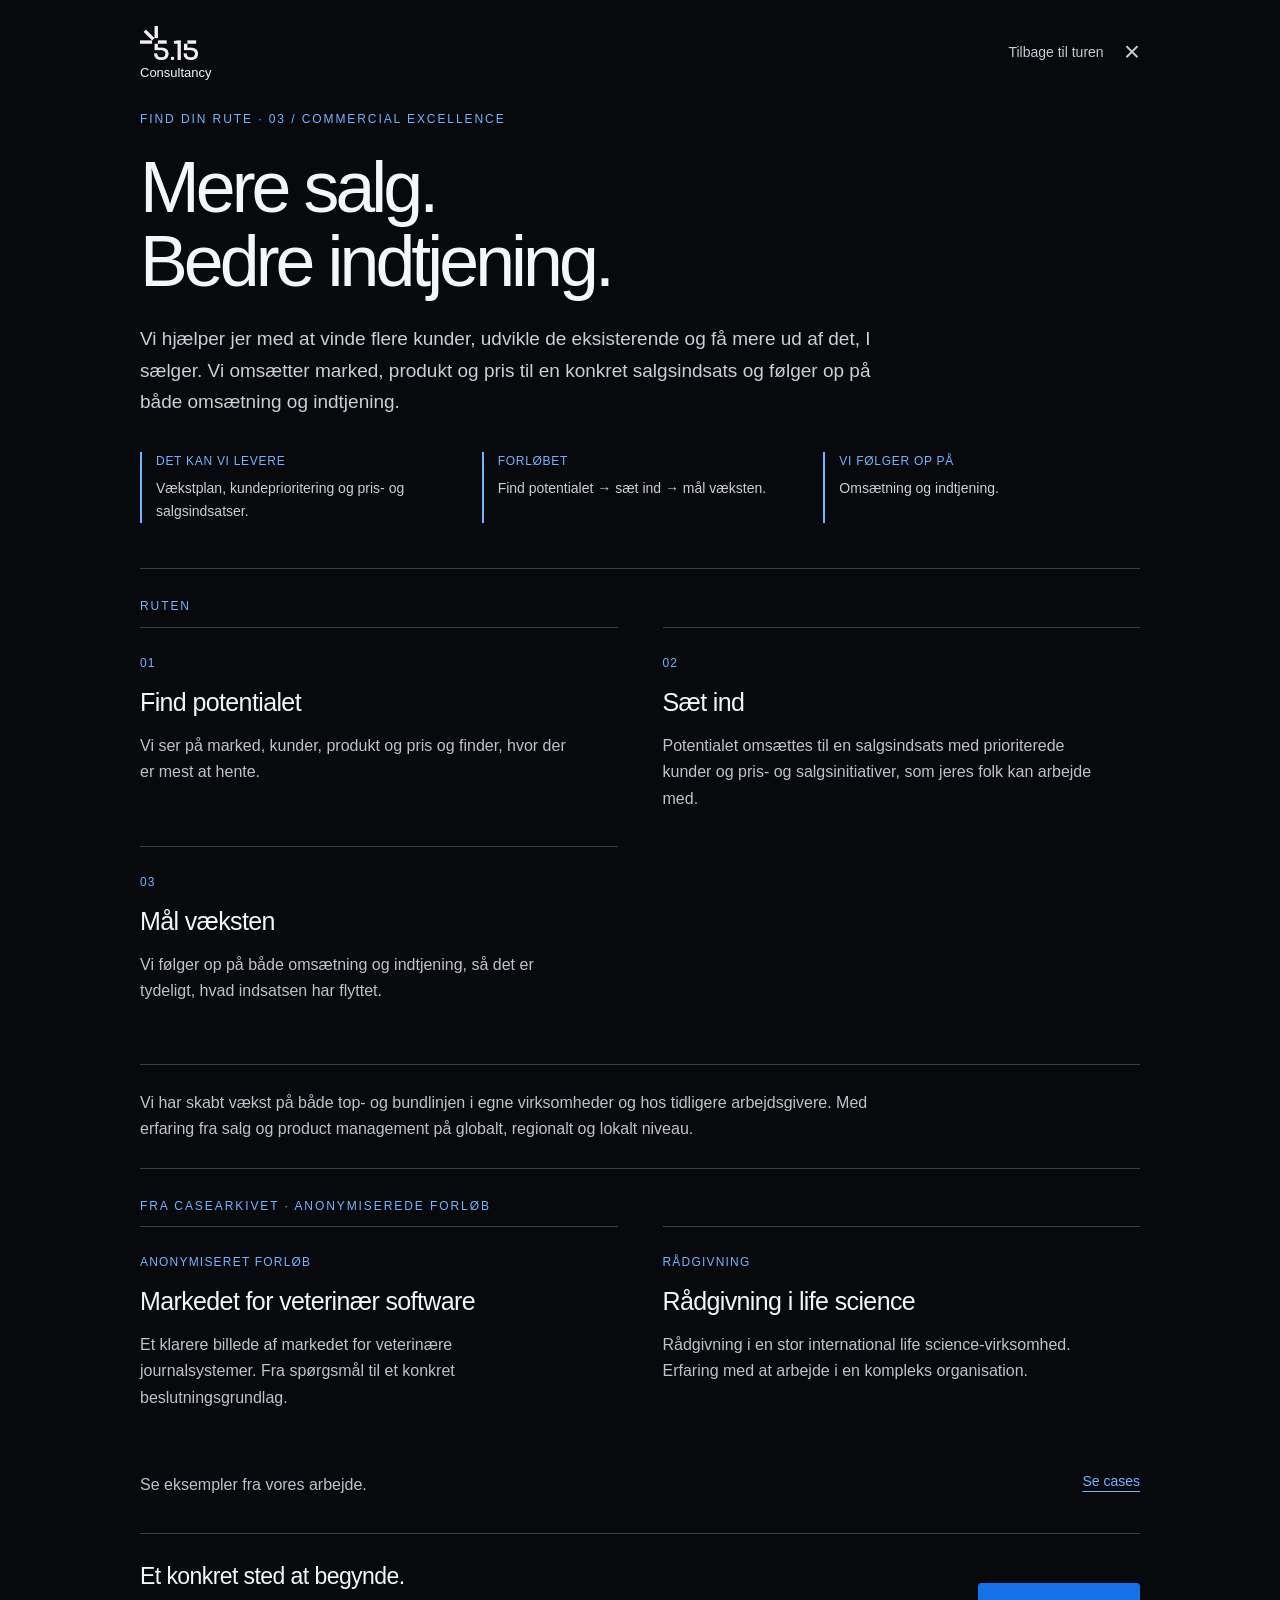
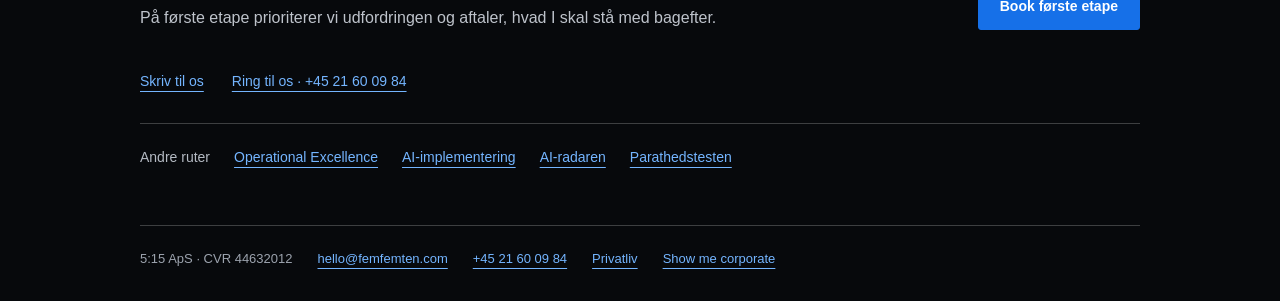
<file: commercial-excellence.html>
<!doctype html>
<html lang="da">
<head>
<meta charset="utf-8">
<meta name="viewport" content="width=device-width, initial-scale=1, viewport-fit=cover">
<meta name="theme-color" content="#121212">
<title>Salgs- og prisudvikling | Commercial Excellence | 5:15 Consultancy</title>
<meta name="description" content="Vi hjælper jer med at vinde flere kunder, udvikle de eksisterende og få mere ud af det, I sælger: vækstplan, kundeprioritering og pris- og salgsindsatser med opfølgning på omsætning og indtjening.">
<link rel="canonical" href="https://femfemten.com/commercial-excellence.html">
<meta property="og:type" content="website">
<meta property="og:title" content="Commercial Excellence: Mere salg. Bedre indtjening.">
<meta property="og:description" content="Vi hjælper jer med at vinde flere kunder, udvikle de eksisterende og få mere ud af det, I sælger: vækstplan, kundeprioritering og pris- og salgsindsatser med opfølgning på omsætning og indtjening.">
<meta property="og:url" content="https://femfemten.com/commercial-excellence.html">
<meta property="og:image" content="https://femfemten.com/share-515-consultancy-v2.jpg">
<meta name="twitter:card" content="summary_large_image">
<link rel="icon" type="image/png" href="/logo.png">
<link rel="stylesheet" href="/style.css">
<link rel="stylesheet" href="/v2.css?v=8">
<style>
html{height:auto}
body.page{height:auto;min-height:100%;overflow:auto;overscroll-behavior:auto;background:#121212}
.page-bg{position:fixed;inset:0;z-index:-1;overflow:hidden;background:#121212}
.page-bg::before{content:"";position:absolute;inset:-30px;background:url(/assets/coast.jpg) center/cover;filter:blur(15px)}
.page-main{display:block;position:relative;inset:auto;z-index:auto;pointer-events:auto;min-height:100vh}
.route-panel h1{font-size:clamp(2.7rem,5.6vw,5rem);font-weight:400;letter-spacing:-.055em;line-height:1.03;margin:0 0 25px}
.page-logo{position:absolute;left:60px;top:26px;display:flex;flex-direction:column;align-items:flex-start;text-decoration:none}
.page-logo img{display:block;height:34px;width:auto}
.page-logo span{display:block;margin-top:5px;font-size:13px;font-weight:500;color:var(--ink)}
.route-panel a.panel-close{color:#c7ccd3;text-decoration:none}
.route-panel a.panel-close:hover{color:var(--acid)}
.page-facts{display:grid;grid-template-columns:repeat(3,1fr);gap:25px;margin:0 0 45px}
.page-facts p,.page-cases .route-output{font-size:14px;color:#cbcfd6;border-left:2px solid var(--acid);padding-left:14px;margin:0}
.page-cases .route-output{margin-top:16px}
.page-section{border-top:1px solid var(--line);padding-top:28px;margin-top:10px}
.page-section>.eyebrow{margin-bottom:10px}
.page-note{font-size:21px;line-height:1.5;color:#dde1e7;max-width:760px;margin:0}
.page-contact{display:flex;flex-wrap:wrap;gap:12px 28px;font-size:14px;margin:18px 0 0}
@media(max-width:1100px){.page-logo{left:7%}}
@media(max-width:760px){.page-logo{top:18px}.page-logo img{height:28px}.page-logo span{font-size:12px}.page-facts{grid-template-columns:1fr;gap:16px}.page-note{font-size:18px}.route-panel h1{font-size:2.7rem}}
</style>
<script type="application/ld+json">{"@context": "https://schema.org", "@type": "Service", "name": "Commercial Excellence", "serviceType": "Commercial Excellence", "description": "Vi hjælper jer med at vinde flere kunder, udvikle de eksisterende og få mere ud af det, I sælger: vækstplan, kundeprioritering og pris- og salgsindsatser med opfølgning på omsætning og indtjening.", "url": "https://femfemten.com/commercial-excellence.html", "areaServed": "DK", "inLanguage": "da", "provider": {"@id": "https://femfemten.com/#org", "@type": "Organization", "name": "Fem Femten", "alternateName": "5:15 Consultancy", "url": "https://femfemten.com/"}}</script>
</head>
<body class="page">
<div class="page-bg" aria-hidden="true"></div>
<main class="route-panel page-main"><div class="panel-shell">
<a class="page-logo" href="/" aria-label="5:15 Consultancy, til forsiden"><img src="/logo-hvid.png" alt="5:15" width="420" height="248"><span>Consultancy</span></a>
<a class="panel-close" href="/">Tilbage til turen <span aria-hidden="true">×</span></a>

<p class="eyebrow">FIND DIN RUTE · 03 / COMMERCIAL EXCELLENCE</p>
<h1>Mere salg.<br>Bedre indtjening.</h1>
<p class="panel-lead">Vi hjælper jer med at vinde flere kunder, udvikle de eksisterende og få mere ud af det, I sælger. Vi omsætter marked, produkt og pris til en konkret salgsindsats og følger op på både omsætning og indtjening.</p>

<div class="page-facts">
<p class="route-output"><strong>DET KAN VI LEVERE</strong>Vækstplan, kundeprioritering og pris- og salgsindsatser.</p>
<p class="route-output"><strong>FORLØBET</strong>Find potentialet → sæt ind → mål væksten.</p>
<p class="route-output"><strong>VI FØLGER OP PÅ</strong>Omsætning og indtjening.</p>
</div>

<div class="page-section">
<p class="eyebrow">RUTEN</p>
<div class="service-list"><section><span>01</span><h3>Find potentialet</h3><p>Vi ser på marked, kunder, produkt og pris og finder, hvor der er mest at hente.</p></section><section><span>02</span><h3>Sæt ind</h3><p>Potentialet omsættes til en salgsindsats med prioriterede kunder og pris- og salgsinitiativer, som jeres folk kan arbejde med.</p></section><section><span>03</span><h3>Mål væksten</h3><p>Vi følger op på både omsætning og indtjening, så det er tydeligt, hvad indsatsen har flyttet.</p></section></div>
</div>

<div class="working-principles"><p class="page-note">Vi har skabt vækst på både top- og bundlinjen i egne virksomheder og hos tidligere arbejdsgivere. Med erfaring fra salg og product management på globalt, regionalt og lokalt niveau.</p></div>

<div class="page-section page-cases">
<p class="eyebrow">FRA CASEARKIVET · ANONYMISEREDE FORLØB</p>
<div class="service-list"><section><span>ANONYMISERET FORLØB</span><h3>Markedet for veterinær software</h3><p>Et klarere billede af markedet for veterinære journalsystemer. Fra spørgsmål til et konkret beslutningsgrundlag.</p></section><section><span>RÅDGIVNING</span><h3>Rådgivning i life science</h3><p>Rådgivning i en stor international life science-virksomhed. Erfaring med at arbejde i en kompleks organisation.</p></section></div>
<div class="route-proof"><p>Se eksempler fra vores arbejde.</p><a class="route-case-link" href="/#cases">Se cases</a></div>
</div>

<div class="next-etape"><div><h3>Et konkret sted at begynde.</h3><p>På første etape prioriterer vi udfordringen og aftaler, hvad I skal stå med bagefter.</p></div><a class="primary-cta" href="/#workshop">Book første etape</a></div>
<p class="page-contact"><a href="mailto:hello@femfemten.com?subject=5:15:%20Commercial%20Excellence">Skriv til os</a><a href="tel:+4521600984">Ring til os · +45 21 60 09 84</a></p>

<div class="trail-tools" style="margin-top:30px"><span>Andre ruter</span><a href="/operational-excellence.html">Operational Excellence</a><a href="/ai-implementering.html">AI-implementering</a><a href="/#radar">AI-radaren</a><a href="/#test">Parathedstesten</a></div>
<footer class="panel-footer"><span>5:15 ApS · CVR 44632012</span><a href="mailto:hello@femfemten.com">hello@femfemten.com</a><a href="tel:+4521600984">+45 21 60 09 84</a><a href="/privatliv.html">Privatliv</a><a href="/corporate.html" data-goatcounter-click="skift-til-corporate-ydelse" data-goatcounter-title="Skift: show me corporate (ydelsesside)">Show me corporate</a></footer>
</div></main>
<script data-goatcounter="https://femfemten.goatcounter.com/count" async src="//gc.zgo.at/count.js"></script>
<script>
  document.addEventListener('click', function (e) {
    var a = e.target.closest ? e.target.closest('a') : null;
    if (!a || !window.goatcounter || !window.goatcounter.count) return;
    var h = a.getAttribute('href') || '';
    if (h.indexOf('mailto:') === 0) goatcounter.count({ path: 'klik-mail', title: 'Klik: skriv mail', event: true });
    else if (h.indexOf('tel:') === 0) goatcounter.count({ path: 'klik-telefon', title: 'Klik: ring', event: true });
    else if (h === '/#workshop') goatcounter.count({ path: 'ydelse-til-workshop', title: 'Ydelsesside: book første etape', event: true });
  });
</script>
</body>
</html>
</file>
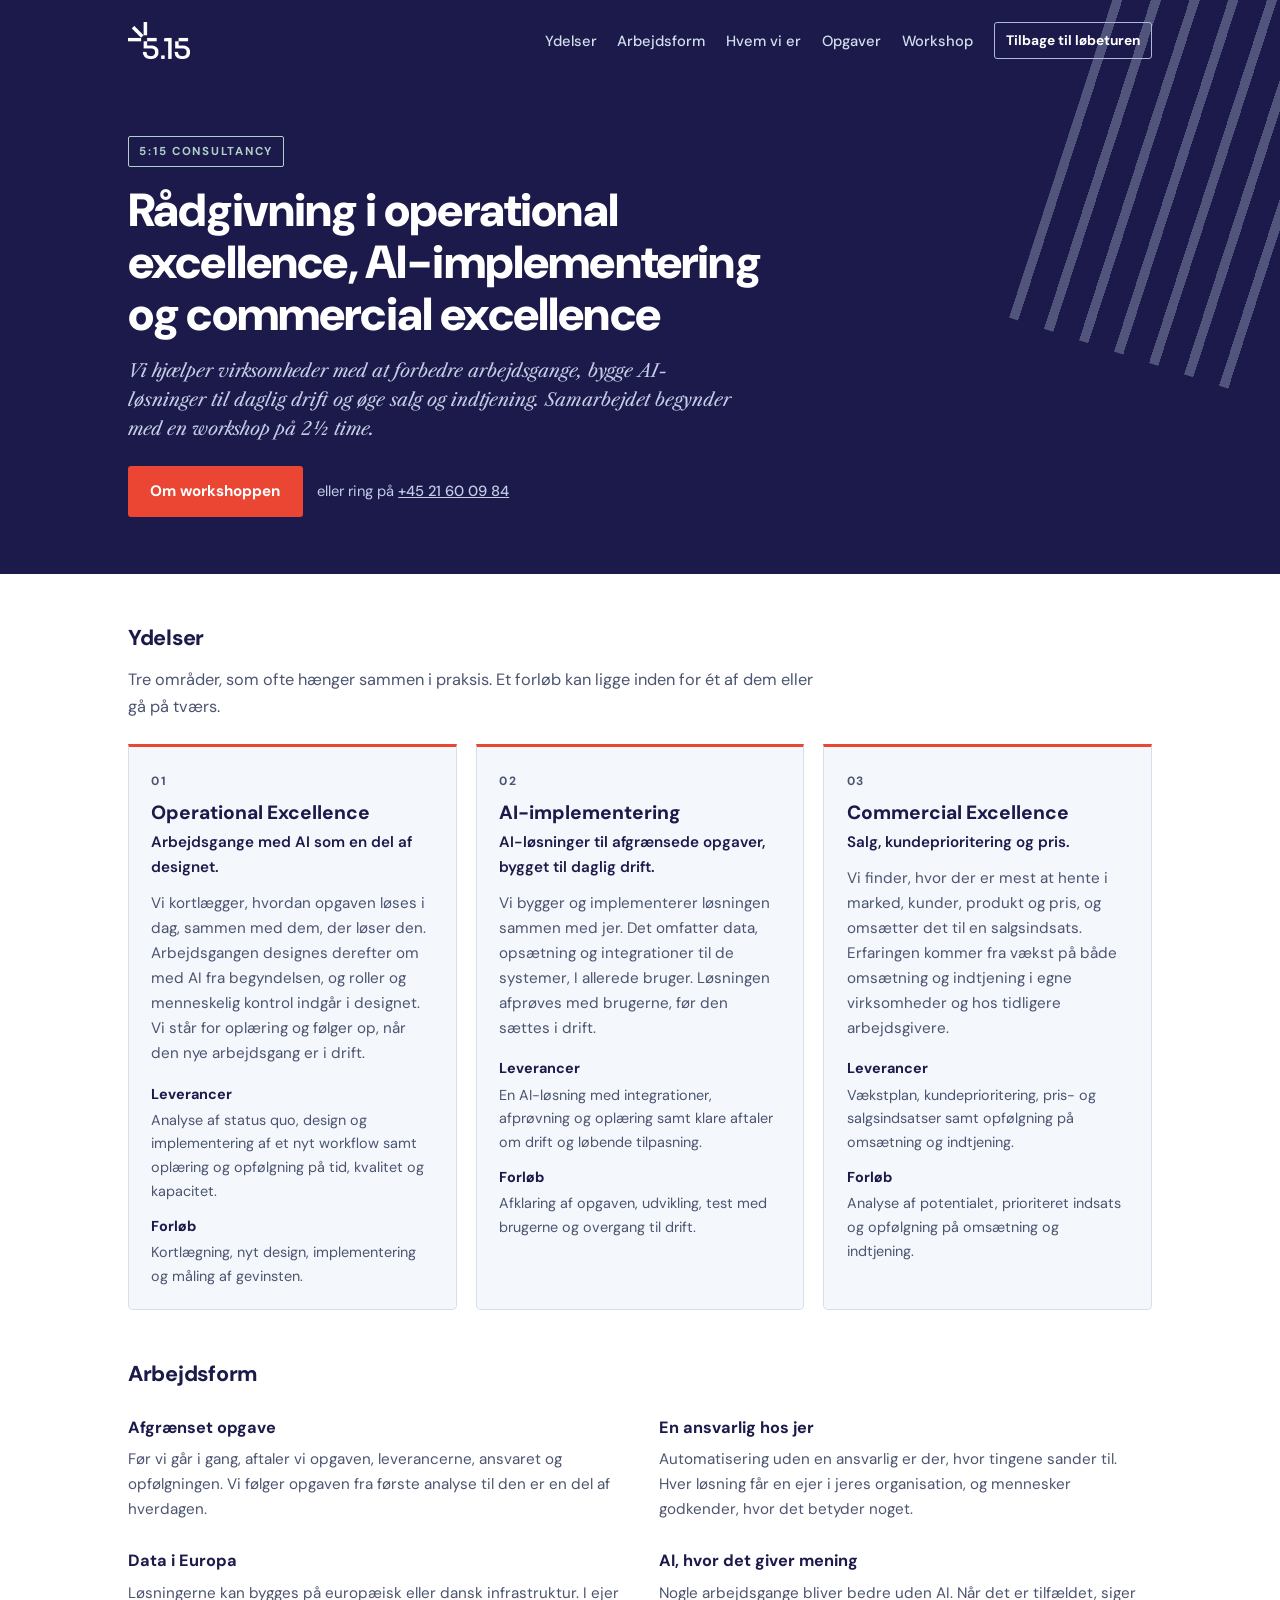
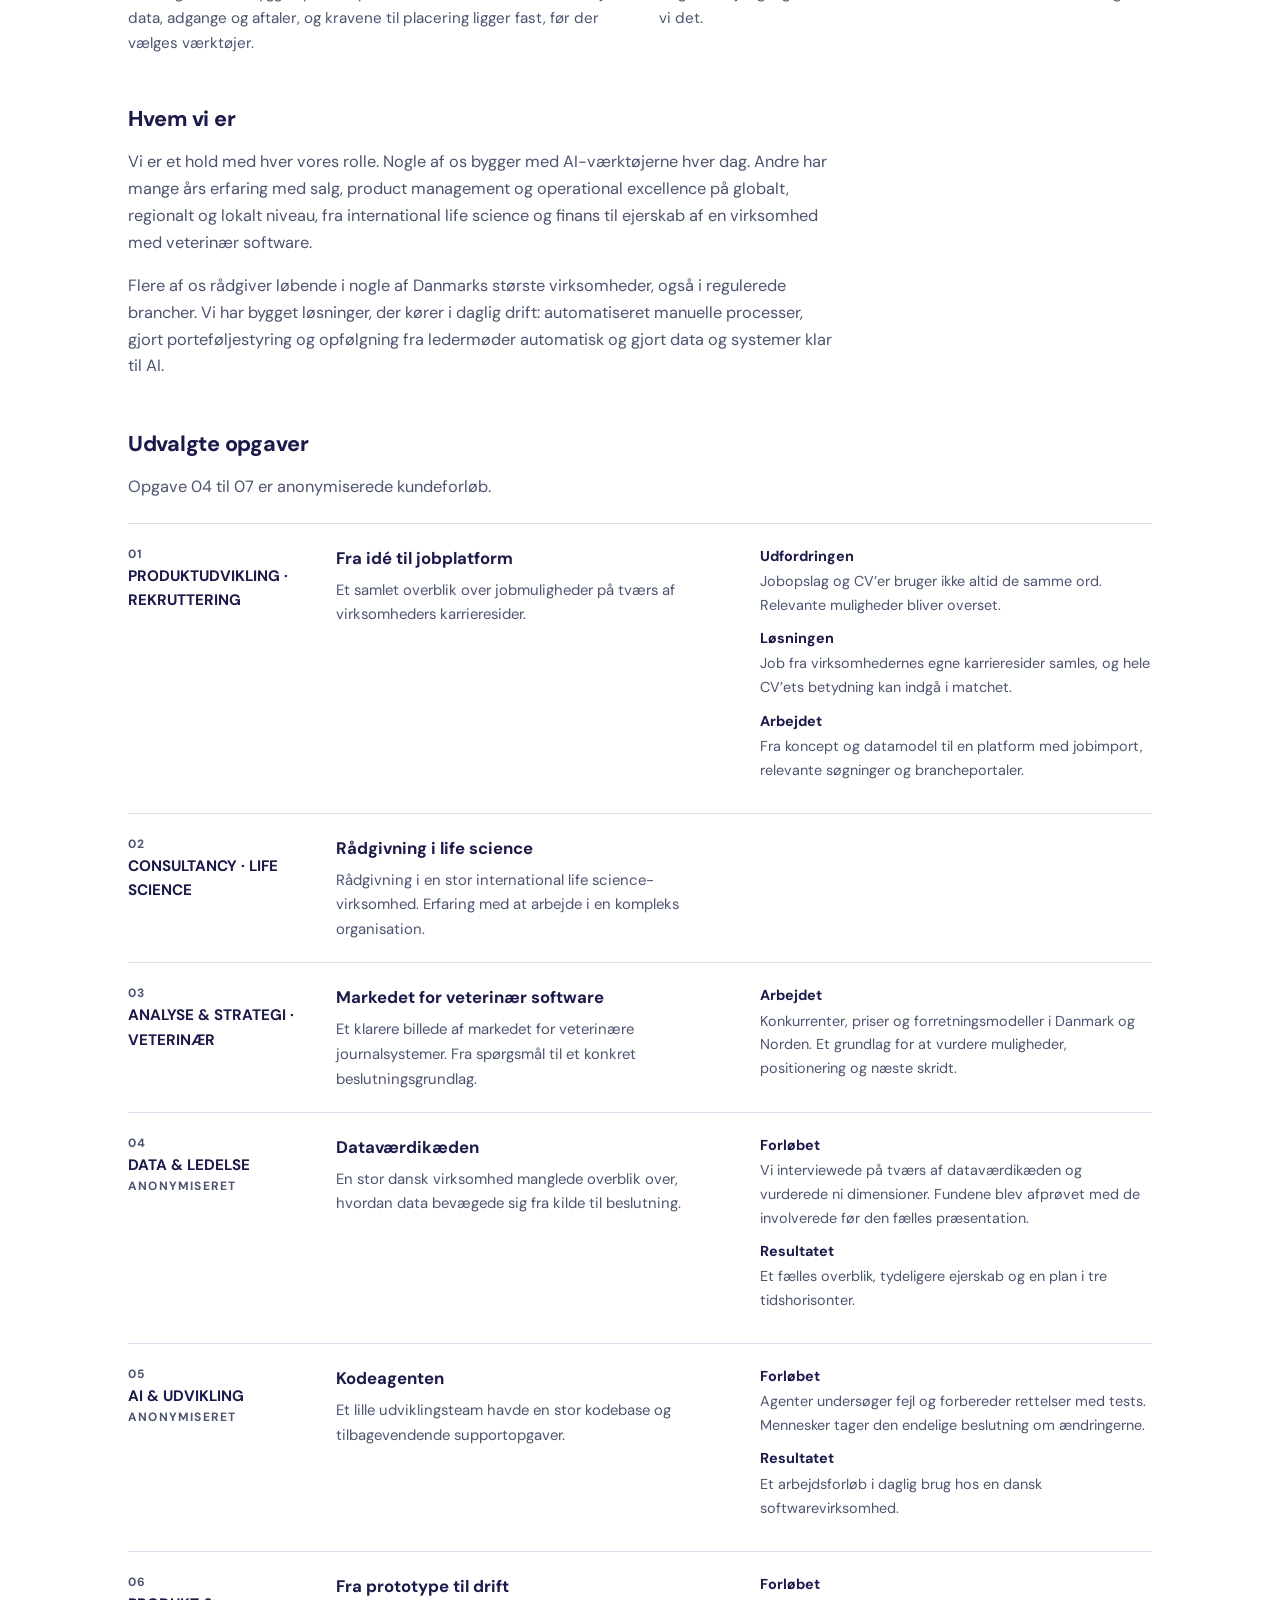
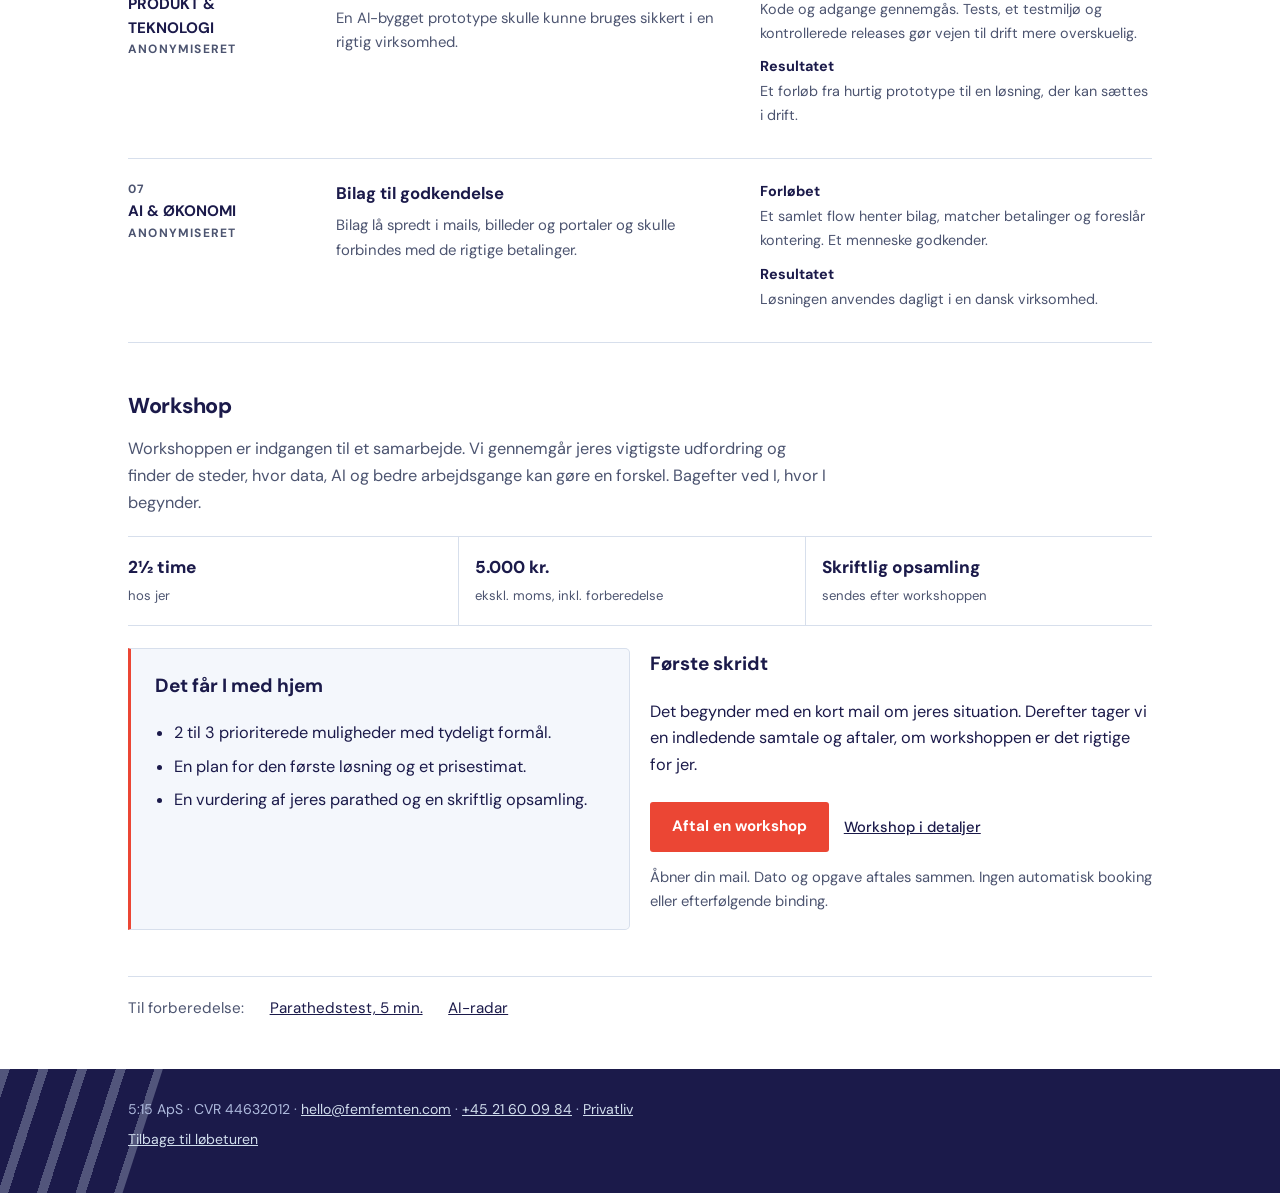
<file: corporate.html>
<!doctype html>
<html lang="da" data-theme="light">
<head>
<meta charset="utf-8">
<meta name="viewport" content="width=device-width, initial-scale=1">
<meta name="robots" content="noindex">
<title>5:15 Consultancy | Operational excellence, AI-implementering og commercial excellence</title>
<meta name="description" content="5:15 Consultancy rådgiver i operational excellence, AI-implementering og commercial excellence. Samarbejdet begynder med en workshop på 2½ time.">
<link rel="icon" type="image/png" href="logo.png">
<link rel="stylesheet" href="https://fonts.googleapis.com/css2?family=DM+Sans:opsz,wght@9..40,400;9..40,500;9..40,700;9..40,800;9..40,900&family=Libre+Caslon+Text:ital@0;1&display=swap">
<style>
  :root {
    --navy: #1b1a4a;
    --lightblue: #d1deed;
    --sage: #b0cfc9;
    --orange: #eb4634;
    --paper: #ffffff;
    --ink: #1b1a4a;
    --ink-soft: #4c5470;
    --line: #d7dfec;
    --card: #f4f7fc;
    --band-ink: #f4f7fc;
    --band-soft: #c3cde6;
  }
  @media (prefers-color-scheme: dark) {
    :root:not([data-theme="light"]) {
      --paper: #121129;
      --ink: #e9edf6;
      --ink-soft: #a9b1c9;
      --line: #312f60;
      --card: #1e1d4a;
      --orange: #f0604f;
    }
  }
  :root[data-theme="dark"] {
    --paper: #121129;
    --ink: #e9edf6;
    --ink-soft: #a9b1c9;
    --line: #312f60;
    --card: #1e1d4a;
    --orange: #f0604f;
  }

  body {
    background: var(--paper);
    color: var(--ink);
    font-family: "DM Sans", "Helvetica Neue", Arial, sans-serif;
    font-size: 1.02rem;
    line-height: 1.65;
    margin: 0;
  }
  .wrap { max-width: 46rem; margin: 0 auto; padding: 0 1.4rem; }
  a { color: inherit; }

  .lines {
    position: absolute; pointer-events: none;
    background: repeating-linear-gradient(90deg,
      rgba(209,222,237,0.3) 0 0.6rem, transparent 0.6rem 2.3rem);
    transform: rotate(18deg);
  }

  .heroband {
    background: #1b1a4a; color: var(--band-ink);
    position: relative; overflow: hidden;
  }
  .heroband .lines { right: -3rem; top: -5rem; width: 16rem; height: 28rem; }
  .topbar {
    display: flex; align-items: center; justify-content: space-between;
    gap: 1rem; padding: 1.4rem 0; position: relative; z-index: 1;
  }
  .wordmark {
    font-weight: 900; font-size: 1.2rem; letter-spacing: -0.01em;
    color: #ffffff; text-decoration: none; display: inline-flex; align-items: center;
  }
  .wordmark img {
    height: 2.3rem; width: auto; display: block;
    filter: brightness(0) invert(1);
  }
  .langswitch {
    background: none; border: none; cursor: pointer;
    font-family: inherit; font-weight: 700; font-size: 0.92rem;
    color: #aebadd; padding: 0.45rem 0.5rem; letter-spacing: 0.04em;
  }
  .langswitch:hover { color: #ffffff; }
  .langswitch:focus-visible { outline: 2px solid #d1deed; outline-offset: 2px; }

  .hero { padding: 3.4rem 0 3.6rem; position: relative; z-index: 1; }
  .eyebrow {
    display: inline-block; font-size: 0.72rem; font-weight: 700;
    text-transform: uppercase; letter-spacing: 0.15em;
    color: var(--sage); border: 1px solid var(--sage);
    border-radius: 2px; padding: 0.32rem 0.65rem; margin-bottom: 1.1rem;
  }
  .heroband h1 {
    font-size: clamp(1.9rem, 5.5vw, 2.9rem); font-weight: 900;
    line-height: 1.08; letter-spacing: -0.018em; text-wrap: balance;
    color: #ffffff; margin: 0 0 1rem;
  }
  .lede {
    font-family: "Libre Caslon Text", Georgia, serif; font-style: italic;
    font-size: 1.13rem; line-height: 1.6; color: var(--band-soft);
    max-width: 38rem; margin: 0;
  }

  .facts {
    display: flex; flex-wrap: wrap; gap: 0;
    border-block: 1px solid var(--line);
    margin: 2.4rem 0 0;
  }
  .fact {
    flex: 1 1 10rem; padding: 1rem 1rem 1rem 0; padding-left: 1rem;
    border-right: 1px solid var(--line);
  }
  .fact:first-child { padding-left: 0; }
  .fact:last-child { border-right: none; }
  .fact b {
    display: block; font-size: 1.08rem; font-weight: 800;
    font-variant-numeric: tabular-nums;
  }
  .fact span { font-size: 0.82rem; color: var(--ink-soft); }

  h2 {
    font-size: 1.35rem; font-weight: 800; letter-spacing: -0.012em;
    text-wrap: balance; margin: 0 0 0.7rem;
  }
  section { margin: 2.9rem 0; }
  p { margin: 0 0 1rem; }

  .steps { display: flex; flex-direction: column; margin-top: 1.1rem; }
  .step {
    display: grid; grid-template-columns: 2.6rem 1fr; gap: 0 1rem;
    padding: 1.1rem 0; border-top: 1px solid var(--line);
  }
  .step:last-child { border-bottom: 1px solid var(--line); }
  .step-n {
    font-weight: 900; font-size: 1.5rem; color: var(--orange);
    line-height: 1.2; font-variant-numeric: tabular-nums;
  }
  .step h3 { margin: 0 0 0.3rem; font-size: 1.02rem; font-weight: 700; }
  .step p { margin: 0; color: var(--ink-soft); font-size: 0.97rem; }

  .outcome {
    background: var(--card); border: 1px solid var(--line);
    border-left: 3px solid var(--orange); border-radius: 0 5px 5px 0;
    padding: 1.3rem 1.5rem;
  }
  .outcome ul { margin: 0.6rem 0 0; padding-left: 1.2rem; }
  .outcome li { margin-bottom: 0.4rem; }

  .price {
    font-size: 2rem; font-weight: 900; letter-spacing: -0.015em;
    font-variant-numeric: tabular-nums;
  }
  .price small { font-size: 0.95rem; font-weight: 500; color: var(--ink-soft); }
  .fineprint { color: var(--ink-soft); font-size: 0.92rem; }

  .cta { margin-top: 1.4rem; display: flex; flex-wrap: wrap; gap: 0.9rem; align-items: center; }
  .btn {
    display: inline-block; background: var(--orange); color: #ffffff;
    text-decoration: none; font-weight: 700; font-size: 0.95rem;
    padding: 0.8rem 1.4rem; border-radius: 3px;
  }
  .btn:hover { filter: brightness(1.07); }
  .btn:focus-visible { outline: 2px solid var(--navy); outline-offset: 2px; }
  .cta .alt { font-size: 0.92rem; color: var(--ink-soft); }
  .cta .alt a { color: var(--ink); font-weight: 500; }

  .footband {
    background: #1b1a4a; color: #aebadd; position: relative; overflow: hidden;
    margin-top: 3rem;
  }
  .footband .lines { left: -4rem; bottom: -8rem; width: 12rem; height: 20rem; }
  .footband footer {
    padding: 1.8rem 0 2.2rem; font-size: 0.88rem;
    position: relative; z-index: 1;
  }
  .footband a { color: #d1deed; }
  .navlink{color:#d1deed;text-decoration:none;font-size:.92rem;font-weight:500;margin-left:auto}
  .navlink:hover{color:#fff}
</style>
<style>
.wrap{max-width:64rem}
.topnav{display:flex;align-items:center;gap:.4rem 1.3rem;flex-wrap:wrap;justify-content:flex-end}
.navlink{color:#d1deed;text-decoration:none;font-size:.92rem;font-weight:500}
.navlink:hover{color:#fff}
.switch{color:#fff;font-size:.86rem;font-weight:700;text-decoration:none;border:1px solid #aebadd;border-radius:3px;padding:.38rem .7rem}
.switch:hover{background:#fff;color:#1b1a4a}
.hero{max-width:48rem}
.heroband h1{font-size:clamp(1.9rem,4.6vw,2.9rem);line-height:1.12}
.hero .cta .alt,.hero .cta .alt a{color:var(--band-soft)}
.section-lede{max-width:44rem;color:var(--ink-soft)}
.grid3{display:grid;grid-template-columns:repeat(3,1fr);gap:1.2rem;margin-top:1.4rem}
.grid2{display:grid;grid-template-columns:repeat(2,1fr);gap:1.2rem;margin-top:1.4rem}
.card{background:var(--card);border:1px solid var(--line);border-top:3px solid var(--orange);border-radius:0 0 5px 5px;padding:1.3rem 1.4rem}
.card .num{font-size:.75rem;font-weight:700;letter-spacing:.12em;text-transform:uppercase;color:var(--ink-soft)}
.card h3{font-size:1.2rem;font-weight:800;line-height:1.3;margin:.45rem 0 .2rem}
.card .sub{font-weight:600;color:var(--ink);margin:0 0 .7rem;font-size:.95rem}
.card p{font-size:.95rem;color:var(--ink-soft)}
.card dl{margin:1rem 0 0;font-size:.9rem}
.card dt{font-weight:700;margin-top:.7rem}
.card dd{margin:.15rem 0 0;color:var(--ink-soft)}
.principles{display:grid;grid-template-columns:repeat(2,1fr);gap:1.6rem 2.4rem;margin-top:1.4rem}
.principles h3{font-size:1.02rem;margin:0 0 .35rem}
.principles p{margin:0;color:var(--ink-soft);font-size:.95rem}
.refs{margin-top:1.4rem;border-top:1px solid var(--line)}
.ref{display:grid;grid-template-columns:11rem 1fr 1fr;gap:.6rem 2rem;padding:1.3rem 0;border-bottom:1px solid var(--line)}
.ref .meta{font-size:.75rem;font-weight:700;letter-spacing:.1em;text-transform:uppercase;color:var(--ink-soft);line-height:1.6}
.ref .meta b{display:block;font-size:.95rem;letter-spacing:0;color:var(--ink)}
.ref h3{font-size:1.05rem;margin:0 0 .35rem}
.ref p{margin:0;color:var(--ink-soft);font-size:.93rem}
.ref dl{margin:0;font-size:.9rem}
.ref dt{font-weight:700}
.ref dd{margin:.1rem 0 .6rem;color:var(--ink-soft)}
.facts{margin-top:1.2rem}
.tools{display:flex;flex-wrap:wrap;gap:.6rem 1.6rem;align-items:center;border-top:1px solid var(--line);padding-top:1.2rem;font-size:.95rem}
.tools span{color:var(--ink-soft)}
.footband footer span{display:block;margin-bottom:.4rem}
@media(max-width:860px){.grid3,.grid2,.principles{grid-template-columns:1fr}.topnav .navlink{display:none}.ref{grid-template-columns:1fr;gap:.4rem}}
</style>
</head>
<body>
<div class="heroband">
  <div class="lines"></div>
  <div class="wrap">
    <nav class="topbar">
      <a class="wordmark" href="corporate.html" aria-label="5:15 Consultancy"><img src="logo.png" alt="5.15"></a>
      <div class="topnav">
        <a class="navlink" href="#ydelser">Ydelser</a>
        <a class="navlink" href="#arbejdsform">Arbejdsform</a>
        <a class="navlink" href="#om">Hvem vi er</a>
        <a class="navlink" href="#cases">Opgaver</a>
        <a class="navlink" href="#workshop">Workshop</a>
        <a class="switch" href="/" data-goatcounter-click="skift-til-loebetur" data-goatcounter-title="Skift: tilbage til løbeturen">Tilbage til løbeturen</a>
      </div>
    </nav>
    <header class="hero">
      <span class="eyebrow">5:15 Consultancy</span>
      <h1>Rådgivning i operational excellence, AI-implementering og commercial excellence</h1>
      <p class="lede">Vi hjælper virksomheder med at forbedre arbejdsgange, bygge AI-løsninger til daglig drift og øge salg og indtjening. Samarbejdet begynder med en workshop på 2½ time.</p>
      <div class="cta">
        <a class="btn" href="#workshop">Om workshoppen</a>
        <span class="alt">eller ring på <a href="tel:+4521600984">+45 21 60 09 84</a></span>
      </div>
    </header>
  </div>
</div>

<div class="wrap">
  <section id="ydelser">
    <h2>Ydelser</h2>
    <p class="section-lede">Tre områder, som ofte hænger sammen i praksis. Et forløb kan ligge inden for ét af dem eller gå på tværs.</p>
    <div class="grid3"><article class="card"><span class="num">01</span><h3>Operational Excellence</h3><p class="sub">Arbejdsgange med AI som en del af designet.</p><p>Vi kortlægger, hvordan opgaven løses i dag, sammen med dem, der løser den. Arbejdsgangen designes derefter om med AI fra begyndelsen, og roller og menneskelig kontrol indgår i designet. Vi står for oplæring og følger op, når den nye arbejdsgang er i drift.</p><dl><dt>Leverancer</dt><dd>Analyse af status quo, design og implementering af et nyt workflow samt oplæring og opfølgning på tid, kvalitet og kapacitet.</dd><dt>Forløb</dt><dd>Kortlægning, nyt design, implementering og måling af gevinsten.</dd></dl></article><article class="card"><span class="num">02</span><h3>AI-implementering</h3><p class="sub">AI-løsninger til afgrænsede opgaver, bygget til daglig drift.</p><p>Vi bygger og implementerer løsningen sammen med jer. Det omfatter data, opsætning og integrationer til de systemer, I allerede bruger. Løsningen afprøves med brugerne, før den sættes i drift.</p><dl><dt>Leverancer</dt><dd>En AI-løsning med integrationer, afprøvning og oplæring samt klare aftaler om drift og løbende tilpasning.</dd><dt>Forløb</dt><dd>Afklaring af opgaven, udvikling, test med brugerne og overgang til drift.</dd></dl></article><article class="card"><span class="num">03</span><h3>Commercial Excellence</h3><p class="sub">Salg, kundeprioritering og pris.</p><p>Vi finder, hvor der er mest at hente i marked, kunder, produkt og pris, og omsætter det til en salgsindsats. Erfaringen kommer fra vækst på både omsætning og indtjening i egne virksomheder og hos tidligere arbejdsgivere.</p><dl><dt>Leverancer</dt><dd>Vækstplan, kundeprioritering, pris- og salgsindsatser samt opfølgning på omsætning og indtjening.</dd><dt>Forløb</dt><dd>Analyse af potentialet, prioriteret indsats og opfølgning på omsætning og indtjening.</dd></dl></article></div>
  </section>

  <section id="arbejdsform">
    <h2>Arbejdsform</h2>
    <div class="principles"><div><h3>Afgrænset opgave</h3><p>Før vi går i gang, aftaler vi opgaven, leverancerne, ansvaret og opfølgningen. Vi følger opgaven fra første analyse til den er en del af hverdagen.</p></div><div><h3>En ansvarlig hos jer</h3><p>Automatisering uden en ansvarlig er der, hvor tingene sander til. Hver løsning får en ejer i jeres organisation, og mennesker godkender, hvor det betyder noget.</p></div><div><h3>Data i Europa</h3><p>Løsningerne kan bygges på europæisk eller dansk infrastruktur. I ejer data, adgange og aftaler, og kravene til placering ligger fast, før der vælges værktøjer.</p></div><div><h3>AI, hvor det giver mening</h3><p>Nogle arbejdsgange bliver bedre uden AI. Når det er tilfældet, siger vi det.</p></div></div>
  </section>

  <section id="om">
    <h2>Hvem vi er</h2>
    <p class="section-lede">Vi er et hold med hver vores rolle. Nogle af os bygger med AI-værktøjerne hver dag. Andre har mange års erfaring med salg, product management og operational excellence på globalt, regionalt og lokalt niveau, fra international life science og finans til ejerskab af en virksomhed med veterinær software.</p>
    <p class="section-lede">Flere af os rådgiver løbende i nogle af Danmarks største virksomheder, også i regulerede brancher. Vi har bygget løsninger, der kører i daglig drift: automatiseret manuelle processer, gjort porteføljestyring og opfølgning fra ledermøder automatisk og gjort data og systemer klar til AI.</p>
  </section>

  <section id="cases">
    <h2>Udvalgte opgaver</h2>
    <p class="section-lede">Opgave 04 til 07 er anonymiserede kundeforløb.</p>
    <div class="refs"><article class="ref"><div class="meta">01<b>Produktudvikling · Rekruttering</b></div><div><h3>Fra idé til jobplatform</h3><p>Et samlet overblik over jobmuligheder på tværs af virksomheders karrieresider.</p></div><div><dl><dt>Udfordringen</dt><dd>Jobopslag og CV’er bruger ikke altid de samme ord. Relevante muligheder bliver overset.</dd><dt>Løsningen</dt><dd>Job fra virksomhedernes egne karrieresider samles, og hele CV’ets betydning kan indgå i matchet.</dd><dt>Arbejdet</dt><dd>Fra koncept og datamodel til en platform med jobimport, relevante søgninger og brancheportaler.</dd></dl></div></article><article class="ref"><div class="meta">02<b>Consultancy · Life science</b></div><div><h3>Rådgivning i life science</h3><p>Rådgivning i en stor international life science-virksomhed. Erfaring med at arbejde i en kompleks organisation.</p></div><div></div></article><article class="ref"><div class="meta">03<b>Analyse &amp; strategi · Veterinær</b></div><div><h3>Markedet for veterinær software</h3><p>Et klarere billede af markedet for veterinære journalsystemer. Fra spørgsmål til et konkret beslutningsgrundlag.</p></div><div><dl><dt>Arbejdet</dt><dd>Konkurrenter, priser og forretningsmodeller i Danmark og Norden. Et grundlag for at vurdere muligheder, positionering og næste skridt.</dd></dl></div></article><article class="ref"><div class="meta">04<b>Data &amp; ledelse</b>Anonymiseret</div><div><h3>Dataværdikæden</h3><p>En stor dansk virksomhed manglede overblik over, hvordan data bevægede sig fra kilde til beslutning.</p></div><div><dl><dt>Forløbet</dt><dd>Vi interviewede på tværs af dataværdikæden og vurderede ni dimensioner. Fundene blev afprøvet med de involverede før den fælles præsentation.</dd><dt>Resultatet</dt><dd>Et fælles overblik, tydeligere ejerskab og en plan i tre tidshorisonter.</dd></dl></div></article><article class="ref"><div class="meta">05<b>AI &amp; udvikling</b>Anonymiseret</div><div><h3>Kodeagenten</h3><p>Et lille udviklingsteam havde en stor kodebase og tilbagevendende supportopgaver.</p></div><div><dl><dt>Forløbet</dt><dd>Agenter undersøger fejl og forbereder rettelser med tests. Mennesker tager den endelige beslutning om ændringerne.</dd><dt>Resultatet</dt><dd>Et arbejdsforløb i daglig brug hos en dansk softwarevirksomhed.</dd></dl></div></article><article class="ref"><div class="meta">06<b>Produkt &amp; teknologi</b>Anonymiseret</div><div><h3>Fra prototype til drift</h3><p>En AI-bygget prototype skulle kunne bruges sikkert i en rigtig virksomhed.</p></div><div><dl><dt>Forløbet</dt><dd>Kode og adgange gennemgås. Tests, et testmiljø og kontrollerede releases gør vejen til drift mere overskuelig.</dd><dt>Resultatet</dt><dd>Et forløb fra hurtig prototype til en løsning, der kan sættes i drift.</dd></dl></div></article><article class="ref"><div class="meta">07<b>AI &amp; økonomi</b>Anonymiseret</div><div><h3>Bilag til godkendelse</h3><p>Bilag lå spredt i mails, billeder og portaler og skulle forbindes med de rigtige betalinger.</p></div><div><dl><dt>Forløbet</dt><dd>Et samlet flow henter bilag, matcher betalinger og foreslår kontering. Et menneske godkender.</dd><dt>Resultatet</dt><dd>Løsningen anvendes dagligt i en dansk virksomhed.</dd></dl></div></article></div>
  </section>

  <section id="workshop">
    <h2>Workshop</h2>
    <p class="section-lede">Workshoppen er indgangen til et samarbejde. Vi gennemgår jeres vigtigste udfordring og finder de steder, hvor data, AI og bedre arbejdsgange kan gøre en forskel. Bagefter ved I, hvor I begynder.</p>
    <div class="facts">
      <div class="fact"><b>2½ time</b><span>hos jer</span></div>
      <div class="fact"><b>5.000 kr.</b><span>ekskl. moms, inkl. forberedelse</span></div>
      <div class="fact"><b>Skriftlig opsamling</b><span>sendes efter workshoppen</span></div>
    </div>
    <div class="grid2">
      <div class="outcome"><h3 style="margin-top:0">Det får I med hjem</h3><ul><li>2 til 3 prioriterede muligheder med tydeligt formål.</li><li>En plan for den første løsning og et prisestimat.</li><li>En vurdering af jeres parathed og en skriftlig opsamling.</li></ul></div>
      <div><h3 style="margin-top:0">Første skridt</h3><p>Det begynder med en kort mail om jeres situation. Derefter tager vi en indledende samtale og aftaler, om workshoppen er det rigtige for jer.</p>
        <div class="cta"><a class="btn" href="mailto:hello@femfemten.com?subject=5%3A15%3A%20workshop&body=Hej%205%3A15%0A%0AVi%20vil%20gerne%20tale%20om%20en%20workshop.%0A%0AVores%20udfordring%3A%0AVirksomhed%3A%0ANavn%20og%20telefon%3A">Aftal en workshop</a><span class="alt"><a href="workshop.html">Workshop i detaljer</a></span></div>
        <p class="fineprint" style="margin-top:.8rem">Åbner din mail. Dato og opgave aftales sammen. Ingen automatisk booking eller efterfølgende binding.</p></div>
    </div>
  </section>

  <section>
    <div class="tools"><span>Til forberedelse:</span><a href="test.html">Parathedstest, 5 min.</a><a href="radar.html">AI-radar</a></div>
  </section>
</div>

<div class="footband">
  <div class="lines"></div>
  <div class="wrap">
    <footer>
      <span>5:15 ApS · CVR 44632012 · <a href="mailto:hello@femfemten.com">hello@femfemten.com</a> · <a href="tel:+4521600984">+45 21 60 09 84</a> · <a href="privatliv.html">Privatliv</a></span>
      <span><a href="/" data-goatcounter-click="skift-til-loebetur-fod" data-goatcounter-title="Skift: tilbage til løbeturen (fod)">Tilbage til løbeturen</a></span>
    </footer>
  </div>
</div>
<script data-goatcounter="https://femfemten.goatcounter.com/count" async src="//gc.zgo.at/count.js"></script>
<script>
  document.addEventListener('click', function (e) {
    var a = e.target.closest ? e.target.closest('a') : null;
    if (!a || !window.goatcounter || !window.goatcounter.count) return;
    var h = a.getAttribute('href') || '';
    if (h.indexOf('mailto:') === 0) goatcounter.count({ path: 'klik-mail', title: 'Klik: skriv mail', event: true });
    else if (h.indexOf('tel:') === 0) goatcounter.count({ path: 'klik-telefon', title: 'Klik: ring', event: true });
  });
</script>
</body>
</html>
</file>
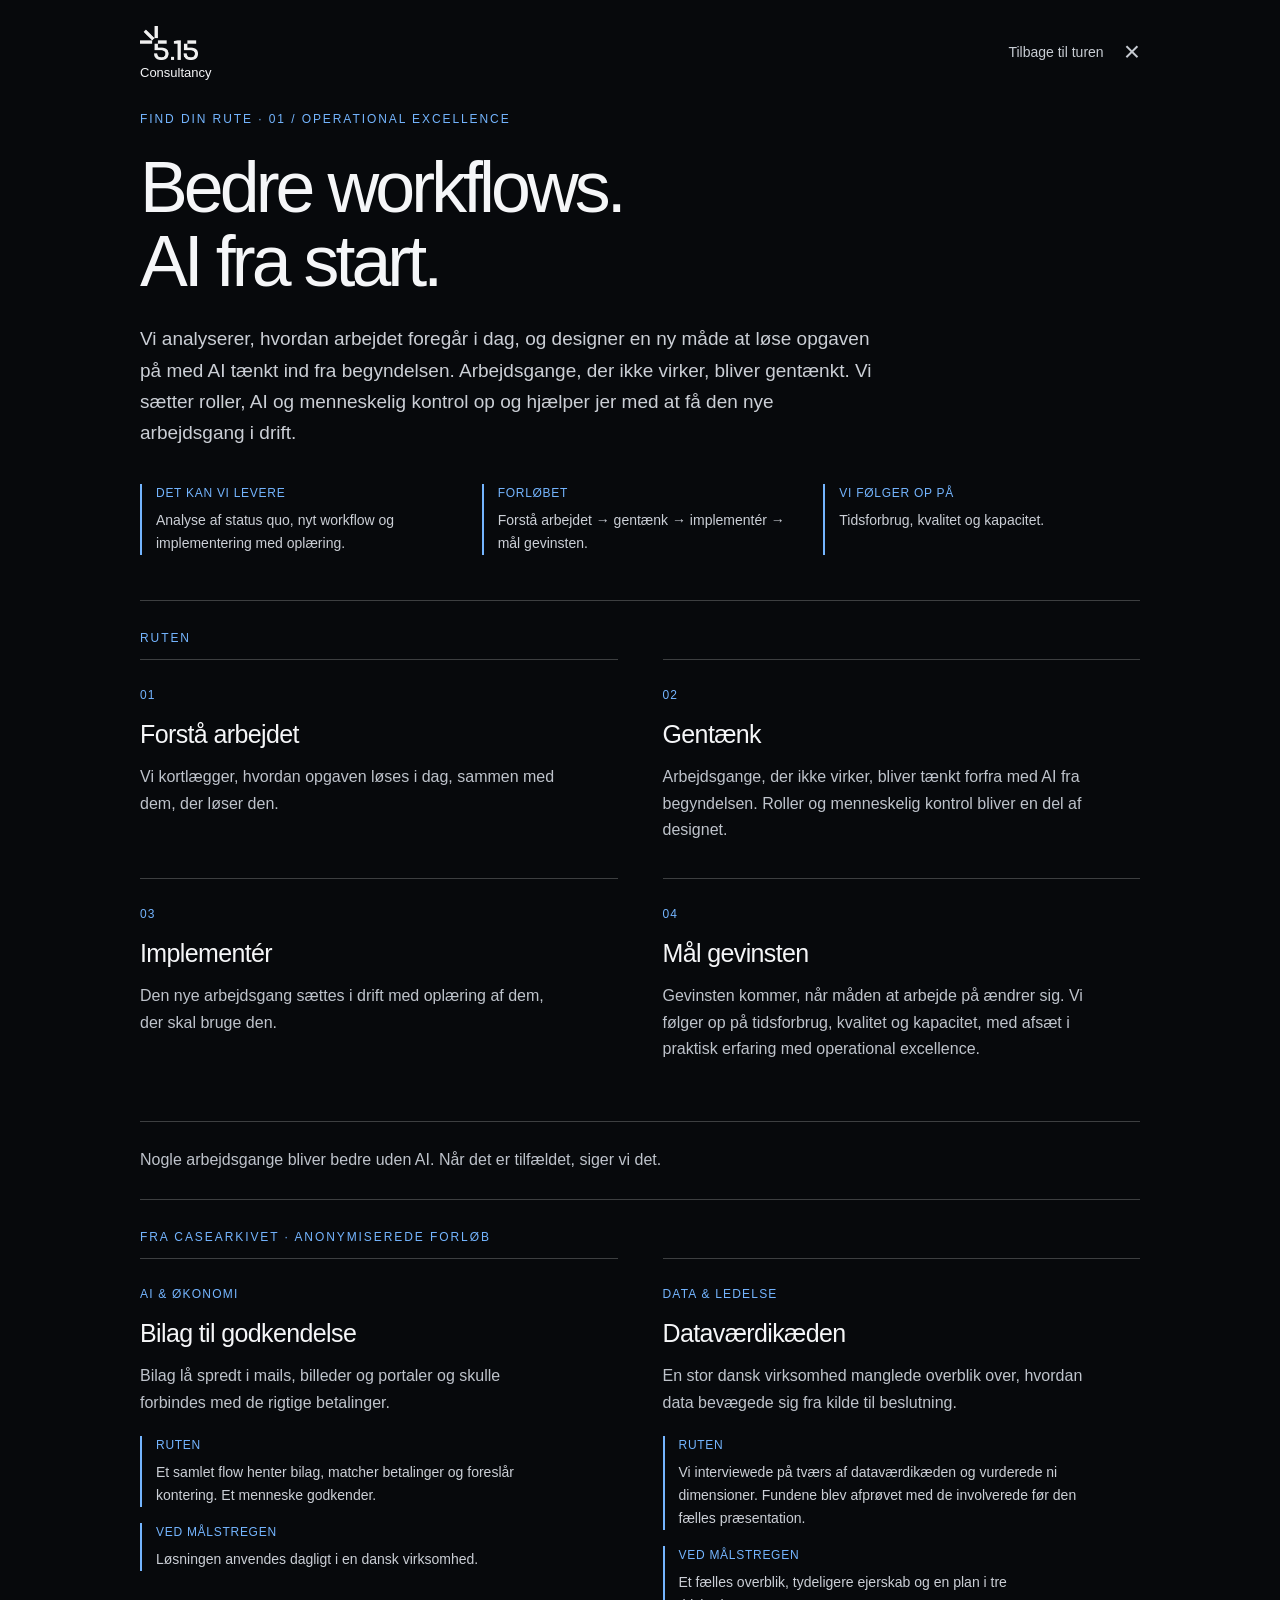
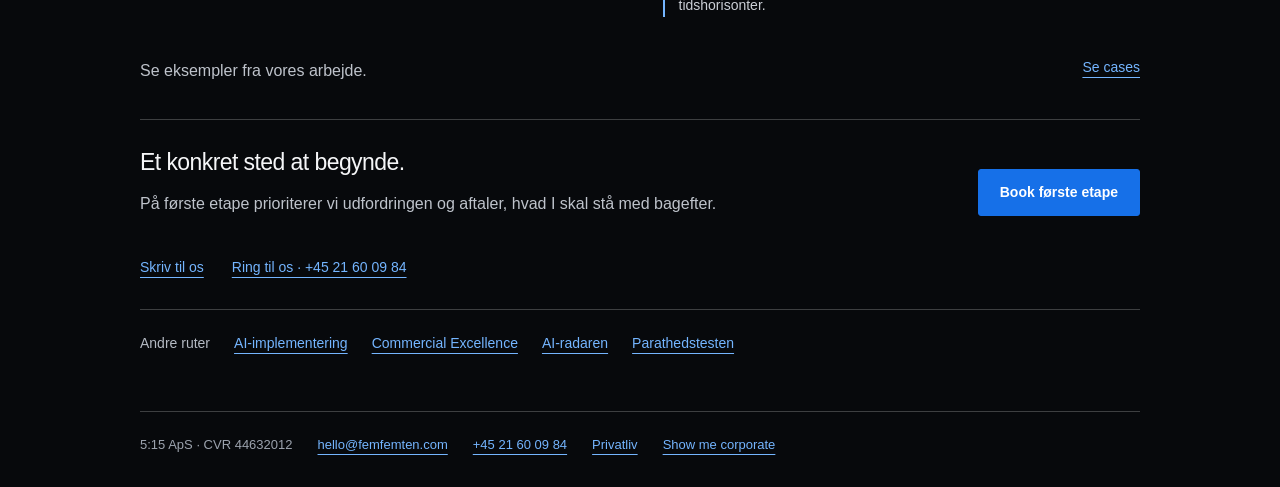
<file: operational-excellence.html>
<!doctype html>
<html lang="da">
<head>
<meta charset="utf-8">
<meta name="viewport" content="width=device-width, initial-scale=1, viewport-fit=cover">
<meta name="theme-color" content="#121212">
<title>Procesoptimering og AI-workflows | Operational Excellence | 5:15 Consultancy</title>
<meta name="description" content="Vi analyserer, hvordan arbejdet foregår i dag, og designer nye arbejdsgange med AI tænkt ind fra begyndelsen. Med implementering, oplæring og opfølgning på tid, kvalitet og kapacitet.">
<link rel="canonical" href="https://femfemten.com/operational-excellence.html">
<meta property="og:type" content="website">
<meta property="og:title" content="Operational Excellence: Bedre workflows. AI fra start.">
<meta property="og:description" content="Vi analyserer, hvordan arbejdet foregår i dag, og designer nye arbejdsgange med AI tænkt ind fra begyndelsen. Med implementering, oplæring og opfølgning på tid, kvalitet og kapacitet.">
<meta property="og:url" content="https://femfemten.com/operational-excellence.html">
<meta property="og:image" content="https://femfemten.com/share-515-consultancy-v2.jpg">
<meta name="twitter:card" content="summary_large_image">
<link rel="icon" type="image/png" href="/logo.png">
<link rel="stylesheet" href="/style.css">
<link rel="stylesheet" href="/v2.css?v=8">
<style>
html{height:auto}
body.page{height:auto;min-height:100%;overflow:auto;overscroll-behavior:auto;background:#121212}
.page-bg{position:fixed;inset:0;z-index:-1;overflow:hidden;background:#121212}
.page-bg::before{content:"";position:absolute;inset:-30px;background:url(/assets/coast.jpg) center/cover;filter:blur(15px)}
.page-main{display:block;position:relative;inset:auto;z-index:auto;pointer-events:auto;min-height:100vh}
.route-panel h1{font-size:clamp(2.7rem,5.6vw,5rem);font-weight:400;letter-spacing:-.055em;line-height:1.03;margin:0 0 25px}
.page-logo{position:absolute;left:60px;top:26px;display:flex;flex-direction:column;align-items:flex-start;text-decoration:none}
.page-logo img{display:block;height:34px;width:auto}
.page-logo span{display:block;margin-top:5px;font-size:13px;font-weight:500;color:var(--ink)}
.route-panel a.panel-close{color:#c7ccd3;text-decoration:none}
.route-panel a.panel-close:hover{color:var(--acid)}
.page-facts{display:grid;grid-template-columns:repeat(3,1fr);gap:25px;margin:0 0 45px}
.page-facts p,.page-cases .route-output{font-size:14px;color:#cbcfd6;border-left:2px solid var(--acid);padding-left:14px;margin:0}
.page-cases .route-output{margin-top:16px}
.page-section{border-top:1px solid var(--line);padding-top:28px;margin-top:10px}
.page-section>.eyebrow{margin-bottom:10px}
.page-note{font-size:21px;line-height:1.5;color:#dde1e7;max-width:760px;margin:0}
.page-contact{display:flex;flex-wrap:wrap;gap:12px 28px;font-size:14px;margin:18px 0 0}
@media(max-width:1100px){.page-logo{left:7%}}
@media(max-width:760px){.page-logo{top:18px}.page-logo img{height:28px}.page-logo span{font-size:12px}.page-facts{grid-template-columns:1fr;gap:16px}.page-note{font-size:18px}.route-panel h1{font-size:2.7rem}}
</style>
<script type="application/ld+json">{"@context": "https://schema.org", "@type": "Service", "name": "Operational Excellence", "serviceType": "Operational Excellence", "description": "Vi analyserer, hvordan arbejdet foregår i dag, og designer nye arbejdsgange med AI tænkt ind fra begyndelsen. Med implementering, oplæring og opfølgning på tid, kvalitet og kapacitet.", "url": "https://femfemten.com/operational-excellence.html", "areaServed": "DK", "inLanguage": "da", "provider": {"@id": "https://femfemten.com/#org", "@type": "Organization", "name": "Fem Femten", "alternateName": "5:15 Consultancy", "url": "https://femfemten.com/"}}</script>
</head>
<body class="page">
<div class="page-bg" aria-hidden="true"></div>
<main class="route-panel page-main"><div class="panel-shell">
<a class="page-logo" href="/" aria-label="5:15 Consultancy, til forsiden"><img src="/logo-hvid.png" alt="5:15" width="420" height="248"><span>Consultancy</span></a>
<a class="panel-close" href="/">Tilbage til turen <span aria-hidden="true">×</span></a>

<p class="eyebrow">FIND DIN RUTE · 01 / OPERATIONAL EXCELLENCE</p>
<h1>Bedre workflows.<br>AI fra start.</h1>
<p class="panel-lead">Vi analyserer, hvordan arbejdet foregår i dag, og designer en ny måde at løse opgaven på med AI tænkt ind fra begyndelsen. Arbejdsgange, der ikke virker, bliver gentænkt. Vi sætter roller, AI og menneskelig kontrol op og hjælper jer med at få den nye arbejdsgang i drift.</p>

<div class="page-facts">
<p class="route-output"><strong>DET KAN VI LEVERE</strong>Analyse af status quo, nyt workflow og implementering med oplæring.</p>
<p class="route-output"><strong>FORLØBET</strong>Forstå arbejdet → gentænk → implementér → mål gevinsten.</p>
<p class="route-output"><strong>VI FØLGER OP PÅ</strong>Tidsforbrug, kvalitet og kapacitet.</p>
</div>

<div class="page-section">
<p class="eyebrow">RUTEN</p>
<div class="service-list"><section><span>01</span><h3>Forstå arbejdet</h3><p>Vi kortlægger, hvordan opgaven løses i dag, sammen med dem, der løser den.</p></section><section><span>02</span><h3>Gentænk</h3><p>Arbejdsgange, der ikke virker, bliver tænkt forfra med AI fra begyndelsen. Roller og menneskelig kontrol bliver en del af designet.</p></section><section><span>03</span><h3>Implementér</h3><p>Den nye arbejdsgang sættes i drift med oplæring af dem, der skal bruge den.</p></section><section><span>04</span><h3>Mål gevinsten</h3><p>Gevinsten kommer, når måden at arbejde på ændrer sig. Vi følger op på tidsforbrug, kvalitet og kapacitet, med afsæt i praktisk erfaring med operational excellence.</p></section></div>
</div>

<div class="working-principles"><p class="page-note">Nogle arbejdsgange bliver bedre uden AI. Når det er tilfældet, siger vi det.</p></div>

<div class="page-section page-cases">
<p class="eyebrow">FRA CASEARKIVET · ANONYMISEREDE FORLØB</p>
<div class="service-list"><section><span>AI & ØKONOMI</span><h3>Bilag til godkendelse</h3><p>Bilag lå spredt i mails, billeder og portaler og skulle forbindes med de rigtige betalinger.</p><p class="route-output"><strong>RUTEN</strong>Et samlet flow henter bilag, matcher betalinger og foreslår kontering. Et menneske godkender.</p><p class="route-output"><strong>VED MÅLSTREGEN</strong>Løsningen anvendes dagligt i en dansk virksomhed.</p></section><section><span>DATA & LEDELSE</span><h3>Dataværdikæden</h3><p>En stor dansk virksomhed manglede overblik over, hvordan data bevægede sig fra kilde til beslutning.</p><p class="route-output"><strong>RUTEN</strong>Vi interviewede på tværs af dataværdikæden og vurderede ni dimensioner. Fundene blev afprøvet med de involverede før den fælles præsentation.</p><p class="route-output"><strong>VED MÅLSTREGEN</strong>Et fælles overblik, tydeligere ejerskab og en plan i tre tidshorisonter.</p></section></div>
<div class="route-proof"><p>Se eksempler fra vores arbejde.</p><a class="route-case-link" href="/#cases">Se cases</a></div>
</div>

<div class="next-etape"><div><h3>Et konkret sted at begynde.</h3><p>På første etape prioriterer vi udfordringen og aftaler, hvad I skal stå med bagefter.</p></div><a class="primary-cta" href="/#workshop">Book første etape</a></div>
<p class="page-contact"><a href="mailto:hello@femfemten.com?subject=5:15:%20Operational%20Excellence">Skriv til os</a><a href="tel:+4521600984">Ring til os · +45 21 60 09 84</a></p>

<div class="trail-tools" style="margin-top:30px"><span>Andre ruter</span><a href="/ai-implementering.html">AI-implementering</a><a href="/commercial-excellence.html">Commercial Excellence</a><a href="/#radar">AI-radaren</a><a href="/#test">Parathedstesten</a></div>
<footer class="panel-footer"><span>5:15 ApS · CVR 44632012</span><a href="mailto:hello@femfemten.com">hello@femfemten.com</a><a href="tel:+4521600984">+45 21 60 09 84</a><a href="/privatliv.html">Privatliv</a><a href="/corporate.html" data-goatcounter-click="skift-til-corporate-ydelse" data-goatcounter-title="Skift: show me corporate (ydelsesside)">Show me corporate</a></footer>
</div></main>
<script data-goatcounter="https://femfemten.goatcounter.com/count" async src="//gc.zgo.at/count.js"></script>
<script>
  document.addEventListener('click', function (e) {
    var a = e.target.closest ? e.target.closest('a') : null;
    if (!a || !window.goatcounter || !window.goatcounter.count) return;
    var h = a.getAttribute('href') || '';
    if (h.indexOf('mailto:') === 0) goatcounter.count({ path: 'klik-mail', title: 'Klik: skriv mail', event: true });
    else if (h.indexOf('tel:') === 0) goatcounter.count({ path: 'klik-telefon', title: 'Klik: ring', event: true });
    else if (h === '/#workshop') goatcounter.count({ path: 'ydelse-til-workshop', title: 'Ydelsesside: book første etape', event: true });
  });
</script>
</body>
</html>
</file>
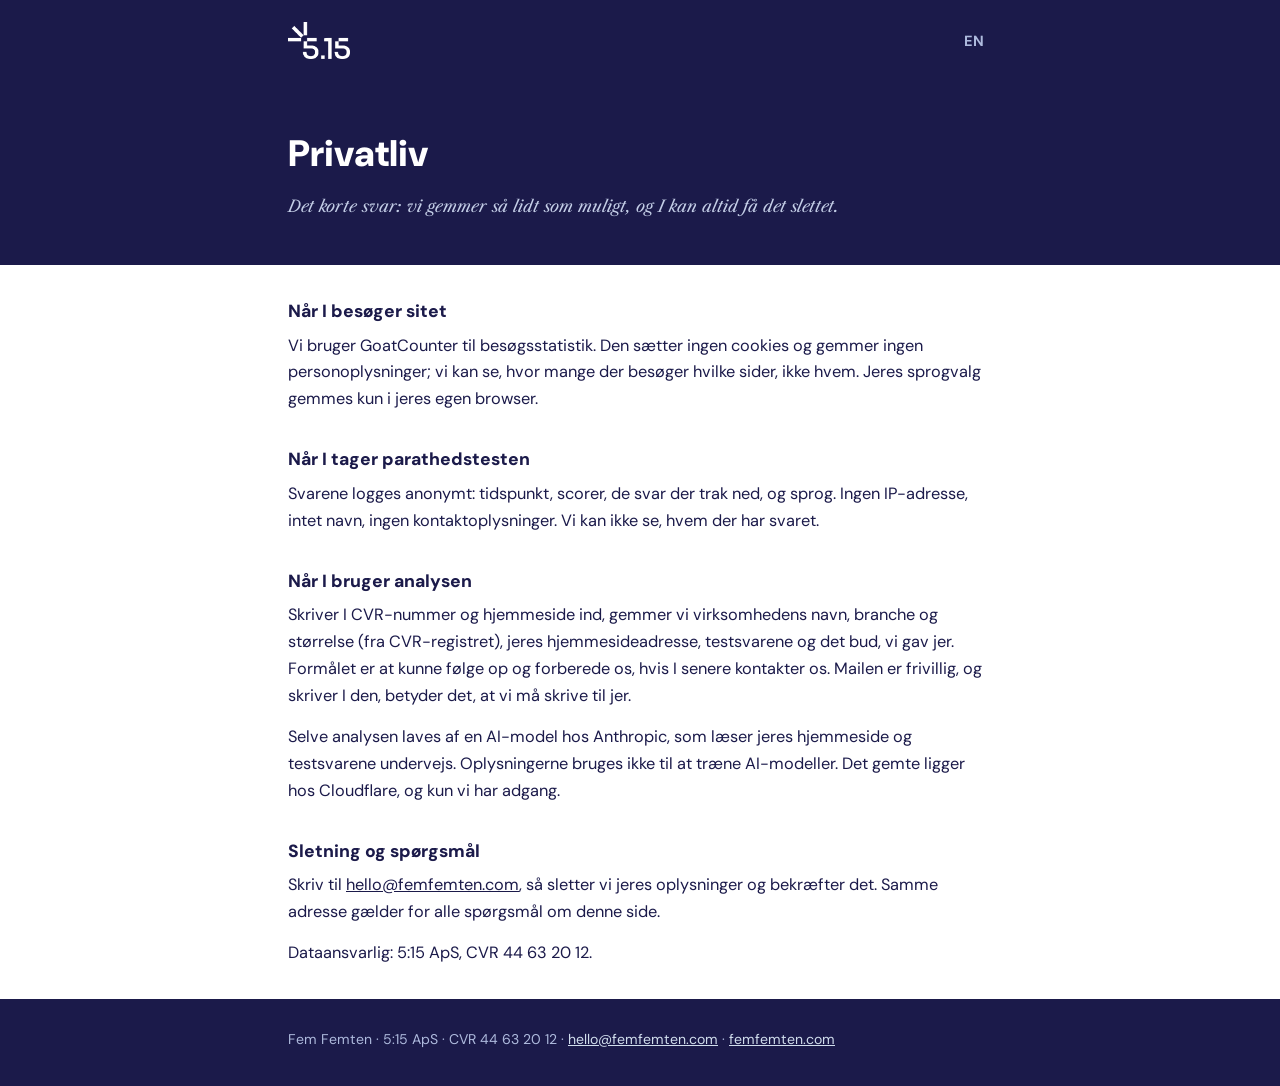
<file: privatliv.html>
<!doctype html>
<html lang="da">
<head>
<meta charset="utf-8">
<meta name="viewport" content="width=device-width, initial-scale=1">
<meta name="description" content="Hvad femfemten.com gemmer, hvorfor, og hvordan I får det slettet.">
<title>Privatliv</title>
<link rel="canonical" href="https://femfemten.com/privatliv.html">
<link rel="icon" type="image/png" href="logo.png">
<link rel="stylesheet" href="https://fonts.googleapis.com/css2?family=DM+Sans:opsz,wght@9..40,400;9..40,500;9..40,700;9..40,800;9..40,900&family=Libre+Caslon+Text:ital@0;1&display=swap">
<style>
  :root {
    --navy: #1b1a4a;
    --lightblue: #d1deed;
    --sage: #b0cfc9;
    --orange: #eb4634;
    --paper: #ffffff;
    --ink: #1b1a4a;
    --ink-soft: #4c5470;
    --line: #d7dfec;
    --card: #f4f7fc;
  }
  @media (prefers-color-scheme: dark) {
    :root:not([data-theme="light"]) {
      --paper: #121129;
      --ink: #e9edf6;
      --ink-soft: #a9b1c9;
      --line: #312f60;
      --card: #1e1d4a;
      --orange: #f0604f;
    }
  }
  :root[data-theme="dark"] {
    --paper: #121129;
    --ink: #e9edf6;
    --ink-soft: #a9b1c9;
    --line: #312f60;
    --card: #1e1d4a;
    --orange: #f0604f;
  }
  body {
    background: var(--paper); color: var(--ink);
    font-family: "DM Sans", "Helvetica Neue", Arial, sans-serif;
    font-size: 1.02rem; line-height: 1.65; margin: 0;
  }
  .wrap { max-width: 44rem; margin: 0 auto; padding: 0 1.4rem; }
  a { color: inherit; }
  .heroband { background: #1b1a4a; color: #f4f7fc; }
  .topbar { display: flex; align-items: center; justify-content: space-between; padding: 1.4rem 0; }
  .wordmark img { height: 2.3rem; width: auto; display: block; filter: brightness(0) invert(1); }
  .langswitch {
    background: none; border: none; cursor: pointer; font-family: inherit;
    font-weight: 700; font-size: 0.92rem; color: #aebadd; padding: 0.45rem 0.5rem;
  }
  .langswitch:hover { color: #ffffff; }
  .hero { padding: 2.6rem 0 2.8rem; }
  .heroband h1 { font-size: clamp(1.7rem, 5vw, 2.3rem); font-weight: 900; color: #ffffff; margin: 0 0 0.6rem; }
  .lede { font-family: "Libre Caslon Text", Georgia, serif; font-style: italic; color: #c3cde6; margin: 0; }
  main { padding: 1rem 0 2.5rem; }
  h2 { font-size: 1.1rem; font-weight: 800; margin: 2rem 0 0.4rem; }
  p { margin: 0 0 0.9rem; }
  .footband { background: #1b1a4a; color: #aebadd; margin-top: 2rem; }
  .footband footer { padding: 1.8rem 0 2.2rem; font-size: 0.88rem; }
  .footband a { color: #d1deed; }
</style>
</head>
<body>
<div class="heroband">
  <div class="wrap">
    <nav class="topbar">
      <a class="wordmark" href="index.html" aria-label="Fem Femten"><img src="logo.png" alt="5.15"></a>
      <button class="langswitch" id="langswitch" type="button" aria-label="Switch language">EN</button>
    </nav>
    <header class="hero">
      <h1 data-i18n="h1">Privatliv</h1>
      <p class="lede" data-i18n="lede">Det korte svar: vi gemmer så lidt som muligt, og I kan altid få det slettet.</p>
    </header>
  </div>
</div>

<main class="wrap">
  <h2 data-i18n="b1h">Når I besøger sitet</h2>
  <p data-i18n="b1p">Vi bruger GoatCounter til besøgsstatistik. Den sætter ingen cookies og gemmer ingen personoplysninger; vi kan se, hvor mange der besøger hvilke sider, ikke hvem. Jeres sprogvalg gemmes kun i jeres egen browser.</p>

  <h2 data-i18n="b2h">Når I tager parathedstesten</h2>
  <p data-i18n="b2p">Svarene logges anonymt: tidspunkt, scorer, de svar der trak ned, og sprog. Ingen IP-adresse, intet navn, ingen kontaktoplysninger. Vi kan ikke se, hvem der har svaret.</p>

  <h2 data-i18n="b3h">Når I bruger analysen</h2>
  <p data-i18n="b3p">Skriver I CVR-nummer og hjemmeside ind, gemmer vi virksomhedens navn, branche og størrelse (fra CVR-registret), jeres hjemmesideadresse, testsvarene og det bud, vi gav jer. Formålet er at kunne følge op og forberede os, hvis I senere kontakter os. Mailen er frivillig, og skriver I den, betyder det, at vi må skrive til jer.</p>
  <p data-i18n="b3q">Selve analysen laves af en AI-model hos Anthropic, som læser jeres hjemmeside og testsvarene undervejs. Oplysningerne bruges ikke til at træne AI-modeller. Det gemte ligger hos Cloudflare, og kun vi har adgang.</p>

  <h2 data-i18n="b4h">Sletning og spørgsmål</h2>
  <p data-i18n="b4p">Skriv til <a href="mailto:hello@femfemten.com">hello@femfemten.com</a>, så sletter vi jeres oplysninger og bekræfter det. Samme adresse gælder for alle spørgsmål om denne side.</p>
  <p data-i18n="b5p">Dataansvarlig: 5:15 ApS, CVR 44 63 20 12.</p>
</main>

<div class="footband">
  <div class="wrap">
    <footer>
      <span>Fem Femten · 5:15 ApS · CVR 44 63 20 12 · <a href="mailto:hello@femfemten.com">hello@femfemten.com</a> · <a href="index.html">femfemten.com</a></span>
    </footer>
  </div>
</div>

<script>
  (function () {
    var t = {
      da: {
        h1: 'Privatliv',
        lede: 'Det korte svar: vi gemmer så lidt som muligt, og I kan altid få det slettet.',
        b1h: 'Når I besøger sitet',
        b1p: 'Vi bruger GoatCounter til besøgsstatistik. Den sætter ingen cookies og gemmer ingen personoplysninger; vi kan se, hvor mange der besøger hvilke sider, ikke hvem. Jeres sprogvalg gemmes kun i jeres egen browser.',
        b2h: 'Når I tager parathedstesten',
        b2p: 'Svarene logges anonymt: tidspunkt, scorer, de svar der trak ned, og sprog. Ingen IP-adresse, intet navn, ingen kontaktoplysninger. Vi kan ikke se, hvem der har svaret.',
        b3h: 'Når I bruger analysen',
        b3p: 'Skriver I CVR-nummer og hjemmeside ind, gemmer vi virksomhedens navn, branche og størrelse (fra CVR-registret), jeres hjemmesideadresse, testsvarene og det bud, vi gav jer. Formålet er at kunne følge op og forberede os, hvis I senere kontakter os. Mailen er frivillig, og skriver I den, betyder det, at vi må skrive til jer.',
        b3q: 'Selve analysen laves af en AI-model hos Anthropic, som læser jeres hjemmeside og testsvarene undervejs. Oplysningerne bruges ikke til at træne AI-modeller. Det gemte ligger hos Cloudflare, og kun vi har adgang.',
        b4h: 'Sletning og spørgsmål',
        b4p: 'Skriv til <a href="mailto:hello@femfemten.com">hello@femfemten.com</a>, så sletter vi jeres oplysninger og bekræfter det. Samme adresse gælder for alle spørgsmål om denne side.',
        b5p: 'Dataansvarlig: 5:15 ApS, CVR 44 63 20 12.'
      },
      en: {
        h1: 'Privacy',
        lede: 'The short answer: we store as little as possible, and you can always have it deleted.',
        b1h: 'When you visit the site',
        b1p: 'We use GoatCounter for visitor statistics. It sets no cookies and stores no personal data; we can see how many people visit which pages, not who. Your language choice is stored only in your own browser.',
        b2h: 'When you take the readiness test',
        b2p: 'Answers are logged anonymously: time, scores, the answers that pulled you down, and language. No IP address, no name, no contact details. We cannot see who answered.',
        b3h: 'When you use the analysis',
        b3p: 'If you enter a CVR number and website, we store the company name, industry and size (from the CVR register), your website address, the test answers and the assessment we gave you. The purpose is to follow up and prepare if you contact us later. The email is optional, and entering it means we may write to you.',
        b3q: 'The analysis itself is made by an AI model at Anthropic, which reads your website and the test answers in the process. The data is not used to train AI models. What we store lives at Cloudflare, and only we have access.',
        b4h: 'Deletion and questions',
        b4p: 'Write to <a href="mailto:hello@femfemten.com">hello@femfemten.com</a> and we will delete your data and confirm it. The same address applies to any questions about this page.',
        b5p: 'Data controller: 5:15 ApS, CVR 44 63 20 12.'
      }
    };
    var current = 'da';
    function apply(lang) {
      if (!t[lang]) return;
      current = lang;
      document.documentElement.lang = lang;
      var dict = t[lang];
      var els = document.querySelectorAll('[data-i18n]');
      for (var i = 0; i < els.length; i++) {
        var key = els[i].getAttribute('data-i18n');
        if (dict[key]) els[i].innerHTML = dict[key];
      }
      document.title = lang === 'da' ? 'Privatliv' : 'Privacy';
      document.getElementById('langswitch').textContent = lang === 'da' ? 'EN' : 'DA';
      try { localStorage.setItem('lang', lang); } catch (e) {}
    }
    document.getElementById('langswitch').addEventListener('click', function () {
      apply(current === 'da' ? 'en' : 'da');
    });
    var initial = 'da';
    var qp = new URLSearchParams(location.search).get('lang');
    if (qp === 'en' || qp === 'da') { initial = qp; }
    else { try { var s = localStorage.getItem('lang'); if (s === 'en' || s === 'da') initial = s; } catch (e) {} }
    if (initial !== 'da') apply(initial);
  })();
</script>
</body>
</html>
</file>
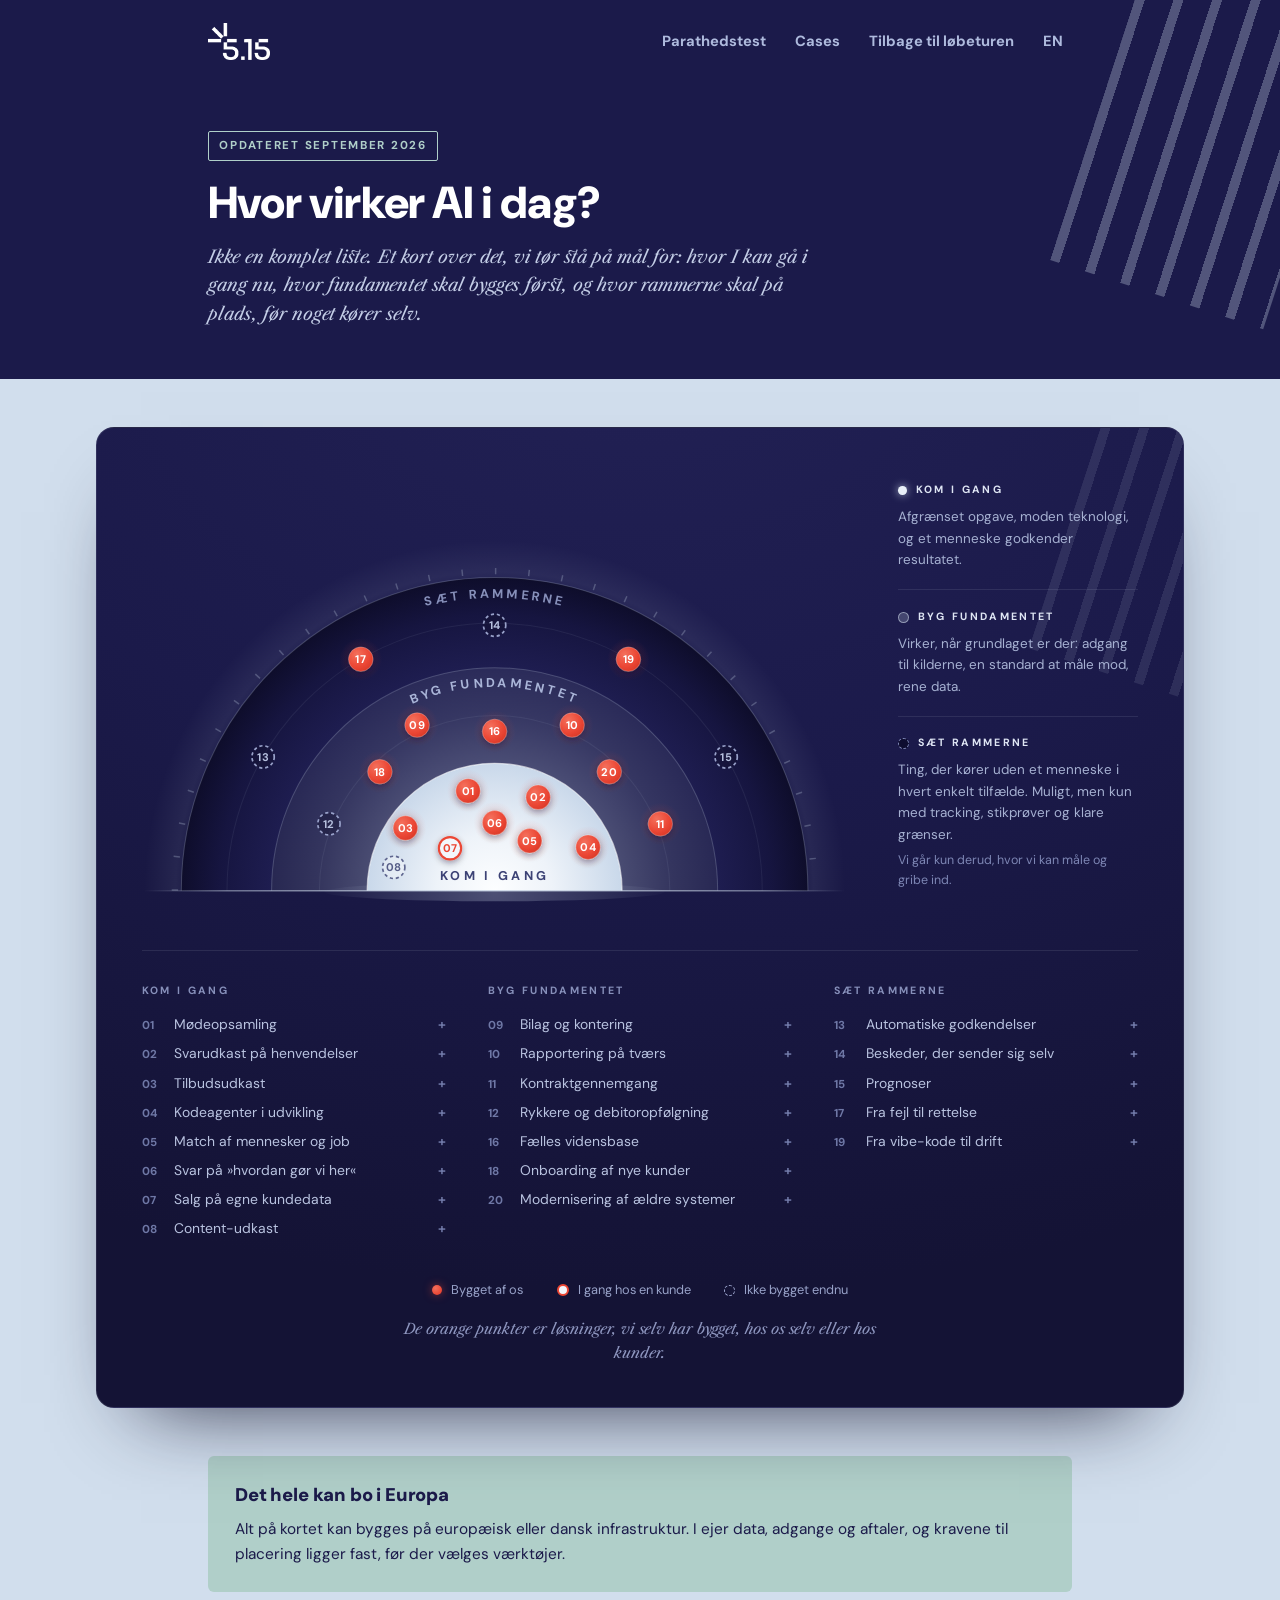
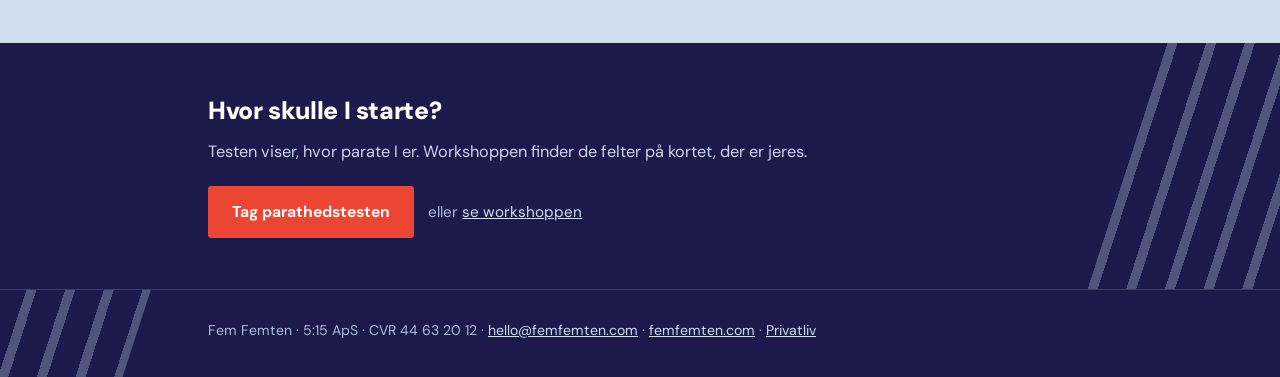
<file: radar.html>
<!doctype html>
<html lang="da" data-theme="light">
<head>
<meta charset="utf-8">
<meta name="robots" content="noindex">
<meta name="viewport" content="width=device-width, initial-scale=1">
<meta name="description" content="Hvor virker AI i dag? Et kort over det, vi tør stå på mål for: hvor I kan gå i gang nu, hvor fundamentet skal bygges først, og hvor rammerne skal på plads, før noget kører selv.">
<title>Hvor virker AI i dag?</title>
<meta property="og:type" content="website">
<meta property="og:title" content="Hvor virker AI i dag?">
<meta property="og:description" content="Ikke en komplet liste. Et kort over det, vi tør stå på mål for: hvor I kan gå i gang nu, hvor fundamentet skal bygges først, og hvor rammerne skal på plads, før noget kører selv.">
<meta property="og:url" content="https://femfemten.com/radar.html">
<meta property="og:image" content="https://femfemten.com/share-radar.png">
<meta property="og:locale" content="da_DK">
<meta name="twitter:card" content="summary_large_image">
<link rel="canonical" href="https://femfemten.com/radar.html">
<link rel="alternate" hreflang="da" href="https://femfemten.com/radar.html">
<link rel="alternate" hreflang="en" href="https://femfemten.com/radar.html?lang=en">
<link rel="alternate" hreflang="x-default" href="https://femfemten.com/radar.html">
<link rel="icon" type="image/png" href="logo.png">
<link rel="stylesheet" href="https://fonts.googleapis.com/css2?family=DM+Sans:opsz,wght@9..40,400;9..40,500;9..40,700;9..40,800;9..40,900&family=Libre+Caslon+Text:ital@1&display=swap">
<style>
  :root {
    --navy: #1b1a4a;
    --lightblue: #d1deed;
    --sage: #b0cfc9;
    --orange: #eb4634;
    --paper: #d1deed;
    --ink: #1b1a4a;
    --ink-soft: #454b6e;
    --card: #ffffff;
    --card-line: #bccbdd;
    --deepcard: #1b1a4a;
    --deepcard-ink: #ccd6ea;
    --rz1: #ffffff;
    --rz2: rgba(255,255,255,0.55);
    --rz3: #1b1a4a;
  }
  @media (prefers-color-scheme: dark) {
    :root:not([data-theme="light"]) {
      --paper: #121129;
      --ink: #e9edf6;
      --ink-soft: #a9b1c9;
      --card: #1e1d4a;
      --card-line: #312f60;
      --deepcard: #16153a;
      --deepcard-ink: #a9b1c9;
      --orange: #f0604f;
      --rz1: #1e1d4a;
      --rz2: rgba(30,29,74,0.55);
      --rz3: #16153a;
    }
  }
  :root[data-theme="dark"] {
    --paper: #121129;
    --ink: #e9edf6;
    --ink-soft: #a9b1c9;
    --card: #1e1d4a;
    --card-line: #312f60;
    --deepcard: #16153a;
    --deepcard-ink: #a9b1c9;
    --orange: #f0604f;
    --rz1: #1e1d4a;
    --rz2: rgba(30,29,74,0.55);
    --rz3: #16153a;
  }

  body {
    background: var(--paper);
    color: var(--ink);
    font-family: "DM Sans", "Helvetica Neue", Arial, sans-serif;
    font-size: 1.02rem;
    line-height: 1.6;
    margin: 0;
  }
  .wrap { max-width: 54rem; margin: 0 auto; padding: 0 1.4rem; }
  a { color: inherit; }

  .lines {
    position: absolute; pointer-events: none;
    background: repeating-linear-gradient(90deg,
      rgba(209,222,237,0.3) 0 0.6rem, transparent 0.6rem 2.3rem);
    transform: rotate(18deg);
  }
  .heroband {
    background: #1b1a4a; color: #f4f7fc;
    position: relative; overflow: hidden;
  }
  .heroband .lines { right: -3rem; top: -5rem; width: 14rem; height: 24rem; }
  .topbar {
    display: flex; align-items: center; justify-content: space-between;
    gap: 1rem; padding: 1.4rem 0; position: relative; z-index: 1;
  }
  .wordmark { display: inline-flex; align-items: center; }
  .wordmark img { height: 2.3rem; width: auto; display: block; filter: brightness(0) invert(1); }
  .topnav { display: flex; align-items: center; gap: 0.8rem; }
  .topnav a.navlink {
    font-weight: 700; font-size: 0.92rem; text-decoration: none;
    color: #aebadd; padding: 0.45rem 0.5rem;
  }
  .topnav a.navlink:hover { color: #ffffff; }
  @media (max-width: 40rem) { .topbar { align-items: flex-start; } .topnav { flex-wrap: wrap; justify-content: flex-end; gap: 0.35rem 0.9rem; } .topnav a.navlink { font-size: 0.86rem; } }
  .langswitch {
    background: none; border: none; cursor: pointer;
    font-family: inherit; font-weight: 700; font-size: 0.92rem;
    color: #aebadd; padding: 0.45rem 0.5rem; letter-spacing: 0.04em;
  }
  .langswitch:hover { color: #ffffff; }
  .langswitch:focus-visible { outline: 2px solid #d1deed; outline-offset: 2px; }
  .hero { padding: 3rem 0 3.2rem; position: relative; z-index: 1; }
  .eyebrow {
    display: inline-block; font-size: 0.72rem; font-weight: 700;
    text-transform: uppercase; letter-spacing: 0.15em;
    color: var(--sage); border: 1px solid var(--sage);
    border-radius: 2px; padding: 0.32rem 0.65rem; margin-bottom: 1.1rem;
  }
  .heroband h1 {
    font-size: clamp(1.9rem, 5.5vw, 2.8rem); font-weight: 900;
    line-height: 1.08; letter-spacing: -0.018em; text-wrap: balance;
    color: #ffffff; margin: 0 0 1rem;
  }
  .lede {
    font-family: "Libre Caslon Text", Georgia, serif; font-style: italic;
    font-size: 1.1rem; color: #c3cde6; max-width: 38rem; margin: 0;
  }

  .radarviz {
    background:
      radial-gradient(130% 100% at 50% -12%, #222155 0%, #1b1a4a 50%, #141335 100%);
    border: 1px solid rgba(209,222,237,0.10);
    border-radius: 18px;
    box-shadow: 0 40px 80px -45px rgba(8,7,32,0.85);
    padding: 3.2rem 2.8rem 2.6rem;
    margin: 3rem 0 0 50%;
    transform: translateX(-50%);
    width: min(100vw - 2.8rem, 68rem);
    box-sizing: border-box;
    position: relative; overflow: hidden;
  }
  .radarviz .lines { right: -4.5rem; top: -6rem; width: 11rem; height: 22rem; opacity: 0.35; }
  .radarviz svg { display: block; width: 100%; height: auto; margin: 0 auto; position: relative; z-index: 1; }
  .rz1 { fill: url(#gz1); }
  .rz2 { fill: url(#gz2); }
  .rz3 { fill: url(#gz3); }
  .rring { fill: none; stroke: rgba(209,222,237,0.22); stroke-width: 1; }
  .rring.faint { stroke: rgba(209,222,237,0.07); }
  .rring.rim { stroke: rgba(255,255,255,0.6); stroke-width: 1.2; }
  .rticks { fill: none; stroke: rgba(209,222,237,0.26); stroke-width: 6; stroke-dasharray: 1.4 30.12; }
  .radargrid {
    display: grid; grid-template-columns: minmax(0, 1fr) 15rem;
    gap: 3.2rem; align-items: end; position: relative; z-index: 1;
  }
  @media (max-width: 48rem) { .radargrid { grid-template-columns: 1fr; gap: 1.8rem; } }
  .zdesc { padding: 1.15rem 0; }
  .zdesc:first-child { padding-top: 0.2rem; }
  .zdesc + .zdesc { border-top: 1px solid rgba(209,222,237,0.10); }
  .zdesc h4 {
    display: flex; align-items: center; gap: 0.55rem;
    margin: 0 0 0.45rem; font-size: 0.66rem; font-weight: 700;
    letter-spacing: 0.22em; text-transform: uppercase; color: #dfe6f4;
  }
  .zchip { display: inline-block; width: 0.55rem; height: 0.55rem; border-radius: 50%; flex: none; }
  .zchip1 { background: #e9f0f8; box-shadow: 0 0 9px rgba(209,222,237,0.8); }
  .zchip2 { background: rgba(209,222,237,0.22); border: 1px solid rgba(209,222,237,0.55); }
  .zchip3 { background: rgba(12,11,42,0.8); border: 1px dashed #7d86b4; }
  .zdesc p { margin: 0; font-size: 0.84rem; color: #a6b1d2; line-height: 1.6; }
  .zdesc .zu { margin-top: 0.4rem; font-size: 0.78rem; color: #7d86b4; }
  .rlabel {
    font-family: "DM Sans", "Helvetica Neue", Arial, sans-serif;
    font-weight: 700; font-size: 12px; letter-spacing: 0.26em;
    text-transform: uppercase;
  }
  .rlabel1 { fill: #3c4275; }
  .rlabel2 { fill: #aab5d8; }
  .rlabel3 { fill: #8790ba; }
  @media (max-width: 40rem) {
    .rlabel { font-size: 18px; letter-spacing: 0.2em; }
    .radarviz { padding: 2.2rem 1.25rem 1.8rem; border-radius: 14px; }
    .radarviz .lines { display: none; }
    .rindex { margin-top: 1.6rem; padding-top: 1.6rem; }
    .dotB { r: 16px; }
    .dotP, .dotN, .dotN2 { r: 15px; }
    .blip .halo { r: 26px; }
    .blip .haloP { r: 21px; }
    .blip text { font-size: 15px; }
  }
  .blip circle { transition: stroke 0.16s ease, opacity 0.2s ease; }
  .blip .halo { fill: url(#ghalo); opacity: 0.75; }
  .blip .haloP { fill: url(#ghalo); opacity: 0.4; }
  .dotB { fill: url(#gdot); stroke: rgba(255,255,255,0.28); stroke-width: 0.8; filter: url(#lift); }
  .dotP { fill: #f3f7fc; stroke: #eb4634; stroke-width: 2; filter: url(#lift); }
  .dotN { fill: rgba(255,255,255,0.35); stroke: #5f668f; stroke-width: 1.6; stroke-dasharray: 3 2.7; }
  .dotN2 { fill: rgba(19,18,51,0.45); stroke: #99a2ca; stroke-width: 1.6; stroke-dasharray: 3 2.7; }
  .blip text {
    font-family: "DM Sans", "Helvetica Neue", Arial, sans-serif;
    font-weight: 700; font-size: 10.5px; letter-spacing: 0.03em;
    text-anchor: middle; dominant-baseline: central; pointer-events: none;
  }
  .blip .tB { fill: #ffffff; }
  .blip .tP { fill: #eb4634; }
  .blip .tN { fill: #565d87; }
  .blip .tN2 { fill: #b6c0de; }
  .blip.hot .halo, .blip.hot .haloP { opacity: 1; }
  .blip.hot .dotB, .blip.hot .dotP { stroke: #ffffff; stroke-width: 2.2; }
  .blip.hot .dotN { stroke: #1b1a4a; stroke-dasharray: none; }
  .blip.hot .dotN2 { stroke: #ffffff; stroke-dasharray: none; }
  .rindex {
    display: grid; grid-template-columns: repeat(3, 1fr); gap: 1.6rem 2.6rem;
    margin-top: 2.5rem; padding-top: 2rem;
    border-top: 1px solid rgba(209,222,237,0.10);
    position: relative; z-index: 1;
  }
  @media (max-width: 40rem) { .rindex { grid-template-columns: 1fr; gap: 1.4rem; } }
  .rindex h4 {
    margin: 0 0 0.65rem; font-size: 0.66rem; font-weight: 700;
    letter-spacing: 0.22em; text-transform: uppercase; color: #8790ba;
  }
  .rindex ul { list-style: none; margin: 0; padding: 0; }
  .rindex li {
    display: block; font-size: 0.87rem; color: #b9c3e0;
    padding: 0.2rem 0; cursor: pointer;
    transition: color 0.15s ease;
  }
  .rindex .lirow { display: flex; align-items: baseline; gap: 0.65rem; }
  .rindex .lirow::after {
    content: '+'; margin-left: auto; color: #6f78a6;
    font-weight: 700; font-size: 0.85rem; transition: color 0.15s ease;
  }
  .rindex li.open .lirow::after { content: '\2212'; color: #b9c3e0; }
  .rindex .lidesc {
    display: none; margin: 0.35rem 0 0.65rem 2rem;
    font-size: 0.8rem; color: #8f9ac2; line-height: 1.55;
  }
  .rindex .lidesc p { margin: 0 0 0.3rem; }
  .rindex .lidesc b { color: #b9c3e0; }
  .rindex li.open .lidesc { display: block; }
  .blip { cursor: pointer; }
  .rindex li .no {
    font-variant-numeric: tabular-nums; color: #6f78a6;
    font-weight: 700; font-size: 0.72rem; width: 1.35rem; flex: none;
    transition: color 0.15s ease;
  }
  .rindex li.hot { color: #ffffff; }
  .rindex li.hot .no { color: #ffffff; }
  .legend {
    display: flex; flex-wrap: wrap; gap: 0.5rem 2.1rem; justify-content: center;
    margin-top: 2.3rem; font-size: 0.8rem; color: #98a2c8;
    position: relative; z-index: 1;
  }
  .legend span { display: inline-flex; align-items: center; gap: 0.55rem; }
  .sw { display: inline-block; width: 0.66rem; height: 0.66rem; border-radius: 50%; flex: none; }
  .swB { background: radial-gradient(circle at 35% 30%, #f4705c, #eb4634 70%); box-shadow: 0 0 9px rgba(235,70,52,0.55); }
  .swP { border: 2px solid #eb4634; width: 0.52rem; height: 0.52rem; background: #f3f7fc; }
  .swN { border: 1.5px dashed #99a2ca; width: 0.56rem; height: 0.56rem; }
  .rcap {
    text-align: center; color: #8f97c0; font-size: 0.92rem;
    font-family: "Libre Caslon Text", Georgia, serif; font-style: italic;
    margin: 1.1rem auto 0; max-width: 32rem; position: relative; z-index: 1;
  }

  .zone { padding: 2.8rem 0 0.6rem; }
  .zone:first-of-type { padding-top: 3rem; }
  .zonehead { max-width: 38rem; margin-bottom: 1.5rem; }
  .zonekicker {
    font-size: 0.72rem; font-weight: 700; text-transform: uppercase;
    letter-spacing: 0.16em; color: var(--orange); margin-bottom: 0.4rem;
  }
  .zone h2 {
    font-size: 1.55rem; font-weight: 900; letter-spacing: -0.015em;
    margin: 0 0 0.4rem;
  }
  .zonehead p { margin: 0; color: var(--ink-soft); }

  .cards { display: grid; grid-template-columns: 1fr 1fr; gap: 1rem; }
  @media (max-width: 40rem) { .cards { grid-template-columns: 1fr; } }
  .card {
    background: var(--card); border: 1px solid var(--card-line);
    border-radius: 6px; padding: 1.25rem 1.35rem 1.3rem;
  }
  .card h3 {
    font-size: 1.02rem; font-weight: 800; letter-spacing: -0.005em;
    margin: 0 0 0.45rem;
  }
  .card p { margin: 0; font-size: 0.94rem; color: var(--ink-soft); }
  .badge {
    display: inline-block; background: var(--orange); color: #ffffff;
    font-size: 0.66rem; font-weight: 700; text-transform: uppercase;
    letter-spacing: 0.1em; border-radius: 2px;
    padding: 0.22rem 0.5rem; margin-bottom: 0.6rem;
  }
  .req { margin-top: 0.6rem !important; font-size: 0.88rem !important; }
  .req b { color: var(--ink); font-weight: 700; }

  .zone.deep .card {
    background: var(--deepcard); border-color: var(--deepcard);
    color: var(--deepcard-ink);
  }
  .zone.deep .card h3 { color: #ffffff; }
  .zone.deep .card p { color: var(--deepcard-ink); }

  .eubox {
    background: var(--sage); color: #1b1a4a; border-radius: 6px;
    padding: 1.6rem 1.7rem; margin: 3rem 0 0.4rem;
  }
  .eubox h3 { font-size: 1.15rem; font-weight: 900; letter-spacing: -0.01em; margin: 0 0 0.4rem; }
  .eubox p { margin: 0; font-size: 0.96rem; }

  .ctaband {
    background: #1b1a4a; color: #ccd6ea; position: relative; overflow: hidden;
    margin-top: 3.2rem;
  }
  .ctaband .lines { right: -3rem; top: -4rem; width: 12rem; height: 22rem; }
  .ctaband .inner { padding: 3rem 0 3.2rem; position: relative; z-index: 1; max-width: 38rem; }
  .ctaband h2 {
    color: #ffffff; font-size: 1.55rem; font-weight: 900;
    letter-spacing: -0.015em; margin: 0 0 0.5rem;
  }
  .ctaband p { margin: 0 0 1.3rem; }
  .ctarow { display: flex; flex-wrap: wrap; gap: 0.9rem; align-items: center; }
  .btn {
    display: inline-block; background: var(--orange); color: #ffffff;
    text-decoration: none; font-weight: 700; font-size: 0.98rem;
    padding: 0.85rem 1.5rem; border-radius: 3px;
  }
  .btn:hover { filter: brightness(1.07); }
  .btn:focus-visible { outline: 2px solid #d1deed; outline-offset: 2px; }
  .quiet { font-size: 0.95rem; color: #aebadd; }
  .quiet a { color: #d1deed; }

  .footband {
    background: #1b1a4a; color: #aebadd; position: relative; overflow: hidden;
    border-top: 1px solid rgba(209,222,237,0.18);
  }
  .footband .lines { left: -4rem; bottom: -8rem; width: 12rem; height: 20rem; }
  .footband footer { padding: 1.8rem 0 2.2rem; font-size: 0.88rem; position: relative; z-index: 1; }
  .footband a { color: #d1deed; }
</style>
</head>
<body>
<div class="heroband">
  <div class="lines"></div>
  <div class="wrap">
    <nav class="topbar">
      <a class="wordmark" href="corporate.html" aria-label="5:15 Consultancy, corporate"><img src="logo.png" alt="5.15"></a>
      <div class="topnav">
        <a class="navlink" href="test.html" data-i18n="navTest">Parathedstest</a>
        <a class="navlink" href="cases.html" data-i18n="navCases">Cases</a>
        <a class="navlink" href="/" data-goatcounter-click="skift-til-loebetur" data-goatcounter-title="Skift: tilbage til løbeturen">Tilbage til løbeturen</a>
        <button class="langswitch" id="langswitch" type="button" aria-label="Switch language">EN</button>
      </div>
    </nav>
    <header class="hero">
      <span class="eyebrow" data-i18n="badge">Opdateret september 2026</span>
      <h1 data-i18n="h1">Hvor virker AI i dag?</h1>
      <p class="lede" data-i18n="lede">Ikke en komplet liste. Et kort over det, vi tør stå på mål for: hvor I kan gå i gang nu, hvor fundamentet skal bygges først, og hvor rammerne skal på plads, før noget kører selv.</p>
    </header>
  </div>
</div>

<div class="wrap">
  <section class="radarviz">
    <div class="lines"></div>
    <div class="radargrid">
    <svg viewBox="28 46 664 352" xmlns="http://www.w3.org/2000/svg" aria-hidden="true">
      <defs>
        <radialGradient id="gz1" gradientUnits="userSpaceOnUse" cx="360" cy="380" r="120">
          <stop offset="0" stop-color="#fdfeff"></stop>
          <stop offset="0.45" stop-color="#eef3f9"></stop>
          <stop offset="1" stop-color="#c9d8ea"></stop>
        </radialGradient>
        <radialGradient id="gz2" gradientUnits="userSpaceOnUse" cx="360" cy="380" r="210">
          <stop offset="0.57" stop-color="rgba(209,222,237,0.26)"></stop>
          <stop offset="0.8" stop-color="rgba(209,222,237,0.14)"></stop>
          <stop offset="1" stop-color="rgba(209,222,237,0.08)"></stop>
        </radialGradient>
        <radialGradient id="gz3" gradientUnits="userSpaceOnUse" cx="360" cy="380" r="295">
          <stop offset="0.712" stop-color="#1e1d50"></stop>
          <stop offset="0.88" stop-color="#161540"></stop>
          <stop offset="1" stop-color="#0e0d2b"></stop>
        </radialGradient>
        <radialGradient id="gzhalo" gradientUnits="userSpaceOnUse" cx="360" cy="380" r="330">
          <stop offset="0.86" stop-color="rgba(209,222,237,0)"></stop>
          <stop offset="0.91" stop-color="rgba(209,222,237,0.07)"></stop>
          <stop offset="1" stop-color="rgba(209,222,237,0)"></stop>
        </radialGradient>
        <radialGradient id="gref" gradientUnits="userSpaceOnUse" cx="360" cy="381" r="170">
          <stop offset="0" stop-color="rgba(209,222,237,0.28)"></stop>
          <stop offset="1" stop-color="rgba(209,222,237,0)"></stop>
        </radialGradient>
        <linearGradient id="gbase" gradientUnits="userSpaceOnUse" x1="30" y1="380" x2="690" y2="380">
          <stop offset="0" stop-color="rgba(209,222,237,0)"></stop>
          <stop offset="0.12" stop-color="rgba(209,222,237,0.45)"></stop>
          <stop offset="0.5" stop-color="rgba(209,222,237,0.75)"></stop>
          <stop offset="0.88" stop-color="rgba(209,222,237,0.45)"></stop>
          <stop offset="1" stop-color="rgba(209,222,237,0)"></stop>
        </linearGradient>
        <radialGradient id="ghalo">
          <stop offset="0" stop-color="rgba(235,70,52,0.5)"></stop>
          <stop offset="0.5" stop-color="rgba(235,70,52,0.16)"></stop>
          <stop offset="1" stop-color="rgba(235,70,52,0)"></stop>
        </radialGradient>
        <radialGradient id="gdot" cx="0.35" cy="0.3" r="0.85">
          <stop offset="0" stop-color="#f4705c"></stop>
          <stop offset="0.6" stop-color="#eb4634"></stop>
          <stop offset="1" stop-color="#d43524"></stop>
        </radialGradient>
        <filter id="lift" x="-60%" y="-60%" width="220%" height="220%">
          <feDropShadow dx="0" dy="2.5" stdDeviation="3" flood-color="#0a0926" flood-opacity="0.35"></feDropShadow>
        </filter>
        <path id="lz2" d="M 168 380 A 192 192 0 0 1 552 380"></path>
        <path id="lz3" d="M 84 380 A 276 276 0 0 1 636 380"></path>
      </defs>
      <path fill="url(#gzhalo)" d="M 30 380 A 330 330 0 0 1 690 380 Z"></path>
      <ellipse cx="360" cy="381" rx="160" ry="9" fill="url(#gref)"></ellipse>
      <path class="rz3" d="M 65 380 A 295 295 0 0 1 655 380 L 570 380 A 210 210 0 0 0 150 380 Z"></path>
      <path class="rz2" d="M 150 380 A 210 210 0 0 1 570 380 L 480 380 A 120 120 0 0 0 240 380 Z"></path>
      <path class="rz1" d="M 240 380 A 120 120 0 0 1 480 380 Z"></path>
      <path class="rring faint" d="M 108 380 A 252 252 0 0 1 612 380"></path>
      <path class="rring faint" d="M 195 380 A 165 165 0 0 1 525 380"></path>
      <path class="rring" d="M 65 380 A 295 295 0 0 1 655 380"></path>
      <path class="rring" d="M 150 380 A 210 210 0 0 1 570 380"></path>
      <path class="rring rim" d="M 240 380 A 120 120 0 0 1 480 380"></path>
      <path class="rticks" d="M 59 380 A 301 301 0 0 1 661 380"></path>
      <line x1="30" y1="380" x2="690" y2="380" stroke="url(#gbase)" stroke-width="1.4"></line>
      <text class="rlabel rlabel1" x="360" y="370" text-anchor="middle" data-i18n="z1h">Kom i gang</text>
      <text class="rlabel rlabel2"><textPath href="#lz2" startOffset="50%" text-anchor="middle" data-i18n="svgZ2">Byg fundamentet</textPath></text>
      <text class="rlabel rlabel3"><textPath href="#lz3" startOffset="50%" text-anchor="middle" data-i18n="z3h">Sæt rammerne</textPath></text>
      <g class="blip" data-blip="1"><circle class="halo" cx="335" cy="286" r="20"></circle><circle class="dotB" cx="335" cy="286" r="11.5"></circle><text class="tB" x="335" y="286">01</text></g>
      <g class="blip" data-blip="2"><circle class="halo" cx="401" cy="292" r="20"></circle><circle class="dotB" cx="401" cy="292" r="11.5"></circle><text class="tB" x="401" y="292">02</text></g>
      <g class="blip" data-blip="3"><circle class="halo" cx="276" cy="321" r="20"></circle><circle class="dotB" cx="276" cy="321" r="11.5"></circle><text class="tB" x="276" y="321">03</text></g>
      <g class="blip" data-blip="4"><circle class="halo" cx="448" cy="339" r="20"></circle><circle class="dotB" cx="448" cy="339" r="11.5"></circle><text class="tB" x="448" y="339">04</text></g>
      <g class="blip" data-blip="5"><circle class="halo" cx="393" cy="333" r="20"></circle><circle class="dotB" cx="393" cy="333" r="11.5"></circle><text class="tB" x="393" y="333">05</text></g>
      <g class="blip" data-blip="6"><circle class="halo" cx="360" cy="316" r="20"></circle><circle class="dotB" cx="360" cy="316" r="11.5"></circle><text class="tB" x="360" y="316">06</text></g>
      <g class="blip" data-blip="7"><circle class="haloP" cx="318" cy="340" r="16"></circle><circle class="dotP" cx="318" cy="340" r="10.5"></circle><text class="tP" x="318" y="340">07</text></g>
      <g class="blip" data-blip="8"><circle class="dotN" cx="265" cy="358" r="10.5"></circle><text class="tN" x="265" y="358">08</text></g>
      <g class="blip" data-blip="9"><circle class="halo" cx="287" cy="224" r="20"></circle><circle class="dotB" cx="287" cy="224" r="11.5"></circle><text class="tB" x="287" y="224">09</text></g>
      <g class="blip" data-blip="10"><circle class="halo" cx="433" cy="224" r="20"></circle><circle class="dotB" cx="433" cy="224" r="11.5"></circle><text class="tB" x="433" y="224">10</text></g>
      <g class="blip" data-blip="11"><circle class="halo" cx="516" cy="317" r="20"></circle><circle class="dotB" cx="516" cy="317" r="11.5"></circle><text class="tB" x="516" y="317">11</text></g>
      <g class="blip" data-blip="12"><circle class="dotN2" cx="204" cy="317" r="10.5"></circle><text class="tN2" x="204" y="317">12</text></g>
      <g class="blip" data-blip="13"><circle class="dotN2" cx="142" cy="254" r="10.5"></circle><text class="tN2" x="142" y="254">13</text></g>
      <g class="blip" data-blip="14"><circle class="dotN2" cx="360" cy="130" r="10.5"></circle><text class="tN2" x="360" y="130">14</text></g>
      <g class="blip" data-blip="15"><circle class="dotN2" cx="578" cy="254" r="10.5"></circle><text class="tN2" x="578" y="254">15</text></g>
      <g class="blip" data-blip="16"><circle class="halo" cx="360" cy="230" r="20"></circle><circle class="dotB" cx="360" cy="230" r="11.5"></circle><text class="tB" x="360" y="230">16</text></g>
      <g class="blip" data-blip="17"><circle class="halo" cx="234" cy="162" r="20"></circle><circle class="dotB" cx="234" cy="162" r="11.5"></circle><text class="tB" x="234" y="162">17</text></g>
      <g class="blip" data-blip="18"><circle class="halo" cx="252" cy="268" r="20"></circle><circle class="dotB" cx="252" cy="268" r="11.5"></circle><text class="tB" x="252" y="268">18</text></g>
      <g class="blip" data-blip="19"><circle class="halo" cx="486" cy="162" r="20"></circle><circle class="dotB" cx="486" cy="162" r="11.5"></circle><text class="tB" x="486" y="162">19</text></g>
      <g class="blip" data-blip="20"><circle class="halo" cx="468" cy="268" r="20"></circle><circle class="dotB" cx="468" cy="268" r="11.5"></circle><text class="tB" x="468" y="268">20</text></g>
    </svg>
    <div class="zdescs">
      <div class="zdesc">
        <h4><i class="zchip zchip1"></i><span data-i18n="z1h">Kom i gang</span></h4>
        <p data-i18n="zd1p">Afgrænset opgave, moden teknologi, og et menneske godkender resultatet.</p>
              </div>
      <div class="zdesc">
        <h4><i class="zchip zchip2"></i><span data-i18n="svgZ2">Byg fundamentet</span></h4>
        <p data-i18n="zd2p">Virker, når grundlaget er der: adgang til kilderne, en standard at måle mod, rene data.</p>
              </div>
      <div class="zdesc">
        <h4><i class="zchip zchip3"></i><span data-i18n="z3h">Sæt rammerne</span></h4>
        <p data-i18n="zd3p">Ting, der kører uden et menneske i hvert enkelt tilfælde. Muligt, men kun med tracking, stikprøver og klare grænser.</p>
        <p class="zu" data-i18n="zd3u">Vi går kun derud, hvor vi kan måle og gribe ind.</p>
      </div>
    </div>
    </div>
    <div class="rindex">
      <div>
        <h4 data-i18n="z1h">Kom i gang</h4>
        <ul>
          <li data-blip="1"><div class="lirow"><span class="no">01</span><span data-i18n="c1h">Mødeopsamling</span></div><div class="lidesc"><p data-i18n="c1p">Referat, beslutninger og actions med ejer og deadline, klar lige efter mødet.</p></div></li>
          <li data-blip="2"><div class="lirow"><span class="no">02</span><span data-i18n="c2h">Svarudkast på henvendelser</span></div><div class="lidesc"><p data-i18n="c2p">Første svar til kunden ligger klar som udkast, før en supporter ser det igennem. Samme princip i den almindelige indbakke.</p></div></li>
          <li data-blip="3"><div class="lirow"><span class="no">03</span><span data-i18n="c3h">Tilbudsudkast</span></div><div class="lidesc"><p data-i18n="c3p">Første version skrevet ud fra mødenoter, prisliste og tidligere vundne tilbud.</p></div></li>
          <li data-blip="4"><div class="lirow"><span class="no">04</span><span data-i18n="c14h">Kodeagenter i udvikling</span></div><div class="lidesc"><p data-i18n="c14p">Udviklingsopgaver løst sammen med en kodeagent: mindre ventetid på små rettelser, og udvikleren har stadig sidste ord.</p></div></li>
          <li data-blip="5"><div class="lirow"><span class="no">05</span><span data-i18n="c15h">Match af mennesker og job</span></div><div class="lidesc"><p data-i18n="c15p">Kandidater matchet til relevante job ud fra hele cv'et, ikke kun søgeord. Bygget som platform, og flere brancheforeninger har købt løsningen til deres medlemmer.</p></div></li>
          <li data-blip="6"><div class="lirow"><span class="no">06</span><span data-i18n="c6h">Svar på &raquo;hvordan gør vi her&laquo;</span></div><div class="lidesc"><p data-i18n="c6p">Nye medarbejdere spørger, og svaret findes i jeres egne dokumenter i stedet for hos sidemanden.</p></div></li>
          <li data-blip="7"><div class="lirow"><span class="no">07</span><span data-i18n="c4h">Salg på egne kundedata</span></div><div class="lidesc"><p data-i18n="c4p">Find kunderne, der ikke har købt længe, og skriv personlige udkast ud fra, hvad de faktisk købte.</p></div></li>
          <li data-blip="8"><div class="lirow"><span class="no">08</span><span data-i18n="c5h">Content-udkast</span></div><div class="lidesc"><p data-i18n="c5p">LinkedIn og nyhedsbrev i jeres egen tone, ud fra det I allerede har sagt og skrevet.</p></div></li>
        </ul>
      </div>
      <div>
        <h4 data-i18n="svgZ2">Byg fundamentet</h4>
        <ul>
          <li data-blip="9"><div class="lirow"><span class="no">09</span><span data-i18n="c7h">Bilag og kontering</span></div><div class="lidesc"><p data-i18n="c7p">Bilag matchet med betalinger og kontering foreslået automatisk.</p><p data-i18n="c7r"><b>Kræver:</b> at bogføringen er nogenlunde ordnet i forvejen.</p></div></li>
          <li data-blip="10"><div class="lirow"><span class="no">10</span><span data-i18n="c8h">Rapportering på tværs</span></div><div class="lidesc"><p data-i18n="c8p">Ugens tal samlet fra økonomi, pipeline og timer, med afvigelser fremhævet.</p><p data-i18n="c8r"><b>Kræver:</b> adgang til kilderne. Ellers bliver det flotte tal på et forkert grundlag.</p></div></li>
          <li data-blip="11"><div class="lirow"><span class="no">11</span><span data-i18n="c9h">Kontraktgennemgang</span></div><div class="lidesc"><p data-i18n="c9p">Første gennemlæsning med markering af alt, der afviger fra jeres standard.</p><p data-i18n="c9r"><b>Kræver:</b> en standard at holde kontrakten op imod.</p></div></li>
          <li data-blip="12"><div class="lirow"><span class="no">12</span><span data-i18n="c10h">Rykkere og debitoropfølgning</span></div><div class="lidesc"><p data-i18n="c10p">Forfaldne fakturaer overvåget og venlige rykkere skrevet til godkendelse.</p><p data-i18n="c10r"><b>Kræver:</b> rene fakturadata.</p></div></li>
          <li data-blip="16"><div class="lirow"><span class="no">16</span><span data-i18n="c16h">Fælles vidensbase</span></div><div class="lidesc"><p data-i18n="c16p">Virksomhedens viden samlet med sporbare kilder og adgangsstyring, så folk og agenter bygger videre på det, huset allerede ved.</p><p data-i18n="c16r"><b>Kræver:</b> kilder, der kan udpeges, og styr på, hvem der må se hvad.</p></div></li>
          <li data-blip="18"><div class="lirow"><span class="no">18</span><span data-i18n="c18h">Onboarding af nye kunder</span></div><div class="lidesc"><p data-i18n="c18p">Opsætning af nye kunder som et guidet flow i stedet for manuelle installations- og adgangsopgaver.</p><p data-i18n="c18r"><b>Kræver:</b> ensartede opsætninger og beskrevne trin.</p></div></li>
          <li data-blip="20"><div class="lirow"><span class="no">20</span><span data-i18n="c20h">Modernisering af ældre systemer</span></div><div class="lidesc"><p data-i18n="c20p">Agenter kortlægger afhængigheder og genskaber overblikket i ældre kode, så modernisering sker i små, testede trin i stedet for én stor omskrivning.</p><p data-i18n="c20r"><b>Kræver:</b> adgang til koden og tålmodighed til små skridt.</p></div></li>
        </ul>
      </div>
      <div>
        <h4 data-i18n="z3h">Sæt rammerne</h4>
        <ul>
          <li data-blip="13"><div class="lirow"><span class="no">13</span><span data-i18n="c11h">Automatiske godkendelser</span></div><div class="lidesc"><p data-i18n="c11p">Systemet godkender eller afviser selv i afgrænsede flows, fx bilag under en beløbsgrænse. Kræver log, kontrol og en klar grænse for, hvad det må afgøre. Alt andet går forbi et menneske.</p></div></li>
          <li data-blip="14"><div class="lirow"><span class="no">14</span><span data-i18n="c12h">Beskeder, der sender sig selv</span></div><div class="lidesc"><p data-i18n="c12p">Ordrebekræftelser, kvitteringer og faste opfølgninger, sendt uden at et menneske ser dem først. Fint, når alt trackes, og stikprøver fanger fejl. Personlige svar godkendes stadig af mennesker.</p></div></li>
          <li data-blip="15"><div class="lirow"><span class="no">15</span><span data-i18n="c13h">Prognoser</span></div><div class="lidesc"><p data-i18n="c13p">Salg, likviditet, efterspørgsel. Kræver flere års rene tal og en klar ejer af modellen. Uden det er det gætteri.</p></div></li>
          <li data-blip="17"><div class="lirow"><span class="no">17</span><span data-i18n="c17h">Fra fejl til rettelse</span></div><div class="lidesc"><p data-i18n="c17p">Tilbagevendende supportsager undersøgt, rettelser forberedt med test, og små opdateringer ud til alle kunder.</p><p data-i18n="c17r"><b>Kræver:</b> test, sporbarhed og kontrolleret udrulning.</p></div></li>
          <li data-blip="19"><div class="lirow"><span class="no">19</span><span data-i18n="c19h">Fra vibe-kode til drift</span></div><div class="lidesc"><p data-i18n="c19p">En AI-bygget app gjort klar til rigtige kunder: gennemgang af kode og adgange, test, staging og kontrolleret lancering.</p><p data-i18n="c19r"><b>Kræver:</b> adgang til koden og accept af, at demo og drift er to forskellige ting.</p></div></li>
        </ul>
      </div>
    </div>
    <div class="legend">
      <span><i class="sw swB"></i><em data-i18n="legB" style="font-style:normal">Bygget af os</em></span>
      <span><i class="sw swP"></i><em data-i18n="legP" style="font-style:normal">I gang hos en kunde</em></span>
      <span><i class="sw swN"></i><em data-i18n="legN" style="font-style:normal">Ikke bygget endnu</em></span>
    </div>
    <p class="rcap" data-i18n="rcap">De orange punkter er løsninger, vi selv har bygget, hos os selv eller hos kunder.</p>
  </section>


  <section class="eubox">
    <h3 data-i18n="euH">Det hele kan bo i Europa</h3>
    <p data-i18n="euP">Alt på kortet kan bygges på europæisk eller dansk infrastruktur. I ejer data, adgange og aftaler, og kravene til placering ligger fast, før der vælges værktøjer.</p>
  </section>
</div>

<div class="ctaband">
  <div class="lines"></div>
  <div class="wrap">
    <div class="inner">
      <h2 data-i18n="ctaH">Hvor skulle I starte?</h2>
      <p data-i18n="ctaP">Testen viser, hvor parate I er. Workshoppen finder de felter på kortet, der er jeres.</p>
      <div class="ctarow">
        <a class="btn" href="test.html" data-i18n="ctaBtn">Tag parathedstesten</a>
        <span class="quiet" data-i18n="ctaAlt">eller <a href="index.html#workshop">se workshoppen</a></span>
      </div>
    </div>
  </div>
</div>

<div class="footband">
  <div class="lines"></div>
  <div class="wrap">
    <footer>
      <span>Fem Femten · 5:15 ApS · CVR 44 63 20 12 · <a href="mailto:hello@femfemten.com">hello@femfemten.com</a> · <a href="index.html">femfemten.com</a> · <a href="privatliv.html">Privatliv</a></span>
    </footer>
  </div>
</div>

<script>
  (function () {
    var t = {
      da: {
        navTest: 'Parathedstest',
        navCases: 'Cases',
        badge: 'Opdateret september 2026',
        h1: 'Hvor virker AI i dag?',
        lede: 'Ikke en komplet liste. Et kort over det, vi tør stå på mål for: hvor I kan gå i gang nu, hvor fundamentet skal bygges først, og hvor rammerne skal på plads, før noget kører selv.',
        z1k: 'Zone 1', z1h: 'Kom i gang',
        z1p: 'Kan tages i brug på uger, ikke måneder. Fælles for dem alle: AI\'en skriver udkast, et menneske godkender.',
        svgZ2: 'Byg fundamentet',
        zd1p: 'Afgrænset opgave, moden teknologi, og et menneske godkender resultatet.',
        zd2p: 'Virker, når grundlaget er der: adgang til kilderne, en standard at måle mod, rene data.',
        zd3p: 'Ting, der kører uden et menneske i hvert enkelt tilfælde. Muligt, men kun med tracking, stikprøver og klare grænser.',
        zd3u: 'Vi går kun derud, hvor vi kan måle og gribe ind.',
        legB: 'Bygget af os',
        legP: 'I gang hos en kunde',
        legN: 'Ikke bygget endnu',
        rcap: 'De orange punkter er løsninger, vi selv har bygget, hos os selv eller hos kunder.',
        c1h: 'Mødeopsamling',
        c1p: 'Referat, beslutninger og actions med ejer og deadline, klar lige efter mødet.',
        c2h: 'Svarudkast på henvendelser',
        c2p: 'Første svar til kunden ligger klar som udkast, før en supporter ser det igennem. Samme princip i den almindelige indbakke.',
        c3h: 'Tilbudsudkast',
        c3p: 'Første version skrevet ud fra mødenoter, prisliste og tidligere vundne tilbud.',
        c14h: 'Kodeagenter i udvikling',
        c14p: 'Udviklingsopgaver løst sammen med en kodeagent: mindre ventetid på små rettelser, og udvikleren har stadig sidste ord.',
        c15h: 'Match af mennesker og job',
        c15p: 'Kandidater matchet til relevante job ud fra hele cv\'et, ikke kun søgeord. Bygget som platform, og flere brancheforeninger har købt løsningen til deres medlemmer.',
        c4h: 'Salg på egne kundedata',
        c4p: 'Find kunderne, der ikke har købt længe, og skriv personlige udkast ud fra, hvad de faktisk købte.',
        c5h: 'Content-udkast',
        c5p: 'LinkedIn og nyhedsbrev i jeres egen tone, ud fra det I allerede har sagt og skrevet.',
        c6h: 'Svar på &raquo;hvordan gør vi her&laquo;',
        c6p: 'Nye medarbejdere spørger, og svaret findes i jeres egne dokumenter i stedet for hos sidemanden.',
        z2k: 'Zone 2', z2h: 'Virker, når forarbejdet er gjort',
        z2p: 'AI\'en er sjældent problemet her. Datagrundlaget er. Forarbejdet er til gengæld overskueligt, og det er ofte der, vi starter.',
        c7h: 'Bilag og kontering',
        c7p: 'Bilag matchet med betalinger og kontering foreslået automatisk.',
        c7r: '<b>Kræver:</b> at bogføringen er nogenlunde ordnet i forvejen.',
        c8h: 'Rapportering på tværs',
        c8p: 'Ugens tal samlet fra økonomi, pipeline og timer, med afvigelser fremhævet.',
        c8r: '<b>Kræver:</b> adgang til kilderne. Ellers bliver det flotte tal på et forkert grundlag.',
        c9h: 'Kontraktgennemgang',
        c9p: 'Første gennemlæsning med markering af alt, der afviger fra jeres standard.',
        c9r: '<b>Kræver:</b> en standard at holde kontrakten op imod.',
        c10h: 'Rykkere og debitoropfølgning',
        c10p: 'Forfaldne fakturaer overvåget og venlige rykkere skrevet til godkendelse.',
        c10r: '<b>Kræver:</b> rene fakturadata.',
        z3k: 'Zone 3', z3h: 'Sæt rammerne',
        z3p: 'Det her kan køre automatisk, og noget af det gør det også hos os selv. Men kun med tracking, stikprøver og klare grænser. Uden rammerne siger vi nej.',
        c11h: 'Automatiske godkendelser',
        c11p: 'Systemet godkender eller afviser selv i afgrænsede flows, fx bilag under en beløbsgrænse. Kræver log, kontrol og en klar grænse for, hvad det må afgøre. Alt andet går forbi et menneske.',
        c12h: 'Beskeder, der sender sig selv',
        c12p: 'Ordrebekræftelser, kvitteringer og faste opfølgninger, sendt uden at et menneske ser dem først. Fint, når alt trackes, og stikprøver fanger fejl. Personlige svar godkendes stadig af mennesker.',
        c13h: 'Prognoser',
        c13p: 'Salg, likviditet, efterspørgsel. Kræver flere års rene tal og en klar ejer af modellen. Uden det er det gætteri.',
        c16h: 'Fælles vidensbase',
        c16p: 'Virksomhedens viden samlet med sporbare kilder og adgangsstyring, så folk og agenter bygger videre på det, huset allerede ved.',
        c16r: '<b>Kræver:</b> kilder, der kan udpeges, og styr på, hvem der må se hvad.',
        c17h: 'Fra fejl til rettelse',
        c17p: 'Tilbagevendende supportsager undersøgt, rettelser forberedt med test, og små opdateringer ud til alle kunder.',
        c17r: '<b>Kræver:</b> test, sporbarhed og kontrolleret udrulning.',
        c18h: 'Onboarding af nye kunder',
        c18p: 'Opsætning af nye kunder som et guidet flow i stedet for manuelle installations- og adgangsopgaver.',
        c18r: '<b>Kræver:</b> ensartede opsætninger og beskrevne trin.',
        c19h: 'Fra vibe-kode til drift',
        c19p: 'En AI-bygget app gjort klar til rigtige kunder: gennemgang af kode og adgange, test, staging og kontrolleret lancering.',
        c19r: '<b>Kræver:</b> adgang til koden og accept af, at demo og drift er to forskellige ting.',
        c20h: 'Modernisering af ældre systemer',
        c20p: 'Agenter kortlægger afhængigheder og genskaber overblikket i ældre kode, så modernisering sker i små, testede trin i stedet for én stor omskrivning.',
        c20r: '<b>Kræver:</b> adgang til koden og tålmodighed til små skridt.',
        euH: 'Det hele kan bo i Europa',
        euP: 'Alt på kortet kan bygges på europæisk eller dansk infrastruktur. I ejer data, adgange og aftaler, og kravene til placering ligger fast, før der vælges værktøjer.',
        ctaH: 'Hvor skulle I starte?',
        ctaP: 'Testen viser, hvor parate I er. Workshoppen finder de felter på kortet, der er jeres.',
        ctaBtn: 'Tag parathedstesten',
        ctaAlt: 'eller <a href="index.html#workshop">se workshoppen</a>',
        title: 'Hvor virker AI i dag?'
      },
      en: {
        navTest: 'Readiness test',
        navCases: 'Work',
        badge: 'Updated September 2026',
        h1: 'Where does AI work today?',
        lede: 'Not a complete list. A map of what we are willing to vouch for: where you can get started now, where the foundation comes first, and where guardrails must be in place before anything runs on its own.',
        z1k: 'Zone 1', z1h: 'Get started',
        z1p: 'Weeks to adopt, not months. Common to all of them: the AI drafts, a person approves.',
        svgZ2: 'Build the foundation',
        zd1p: 'A well-defined task, mature technology, and a person approving the result.',
        zd2p: 'Works once the foundation is there: access to the sources, a standard to measure against, clean data.',
        zd3p: 'Things that run without a person in each individual case. Possible, but only with tracking, spot checks and clear limits.',
        zd3u: 'We only go there where we can measure and intervene.',
        legB: 'Built by us',
        legP: 'In progress with a client',
        legN: 'Not built yet',
        rcap: 'The orange points are solutions we have built ourselves, in our own shop or with clients.',
        c1h: 'Meeting capture',
        c1p: 'Minutes, decisions and actions with an owner and a deadline, ready right after the meeting.',
        c2h: 'Draft replies to enquiries',
        c2p: 'The first reply to the customer is ready as a draft before a support person reviews it. Same principle in the everyday inbox.',
        c3h: 'Draft quotes',
        c3p: 'A first version written from meeting notes, price lists and previously won quotes.',
        c14h: 'Coding agents in development',
        c14p: 'Development tasks solved alongside a coding agent: less waiting for small fixes, and the developer still has the final say.',
        c15h: 'Matching people and jobs',
        c15p: 'Candidates matched to relevant jobs from the whole CV, not just keywords. Built as a platform, and several industry associations have bought the solution for their members.',
        c4h: 'Sales on your own customer data',
        c4p: 'Find the customers who haven\'t bought in a while, and draft personal messages based on what they actually bought.',
        c5h: 'Content drafts',
        c5p: 'LinkedIn and newsletters in your own voice, based on what you have already said and written.',
        c6h: 'Answers to &ldquo;how do we do things here&rdquo;',
        c6p: 'New employees ask, and the answer comes from your own documents instead of whoever sits closest.',
        z2k: 'Zone 2', z2h: 'Works once the groundwork is done',
        z2p: 'AI is rarely the problem here. The data underneath is. The groundwork is manageable, though, and it is often where we start.',
        c7h: 'Receipts and bookkeeping',
        c7p: 'Receipts matched to payments and postings suggested automatically.',
        c7r: '<b>Requires:</b> reasonably tidy books to begin with.',
        c8h: 'Cross-system reporting',
        c8p: 'The week\'s numbers gathered from finance, pipeline and hours, with deviations highlighted.',
        c8r: '<b>Requires:</b> access to the sources. Otherwise you get pretty numbers on the wrong foundation.',
        c9h: 'Contract review',
        c9p: 'A first read-through flagging everything that deviates from your standard.',
        c9r: '<b>Requires:</b> a standard to hold the contract against.',
        c10h: 'Payment reminders',
        c10p: 'Overdue invoices monitored and friendly reminders drafted for approval.',
        c10r: '<b>Requires:</b> clean invoice data.',
        z3k: 'Zone 3', z3h: 'Set the guardrails',
        z3p: 'This can run automatically, and some of it does in our own shop. But only with tracking, spot checks and clear limits. Without the guardrails, we say no.',
        c11h: 'Automated approvals',
        c11p: 'The system approves or rejects on its own in well-defined flows, for example receipts under a set amount. Requires logging, control and a clear limit on what it may decide. Everything else passes a person.',
        c12h: 'Messages that send themselves',
        c12p: 'Order confirmations, receipts and fixed follow-ups, sent without a person seeing them first. Fine when everything is tracked and spot checks catch errors. Personal replies are still approved by people.',
        c13h: 'Forecasts',
        c13p: 'Sales, cash flow, demand. Requires several years of clean numbers and a clear owner of the model. Without that, it is guesswork.',
        c16h: 'Shared knowledge base',
        c16p: 'Company knowledge gathered with traceable sources and access control, so people and agents build on what the business already knows.',
        c16r: '<b>Requires:</b> sources you can point to, and control of who may see what.',
        c17h: 'From bug to fix',
        c17p: 'Recurring support issues investigated, fixes prepared with tests, and small updates shipped to every customer.',
        c17r: '<b>Requires:</b> tests, traceability and controlled releases.',
        c18h: 'Customer onboarding',
        c18p: 'New-customer setup as a guided flow instead of manual installation and access tasks.',
        c18r: '<b>Requires:</b> consistent configurations and described steps.',
        c19h: 'From vibe code to production',
        c19p: 'An AI-built app made ready for real customers: review of code and access, tests, staging and a controlled launch.',
        c19r: '<b>Requires:</b> access to the code, and accepting that a demo and production are two different things.',
        c20h: 'Modernising older systems',
        c20p: 'Agents map dependencies and rebuild the overview of older code, so modernisation happens in small, tested steps instead of one big rewrite.',
        c20r: '<b>Requires:</b> access to the code, and patience for small steps.',
        euH: 'All of it can live in Europe',
        euP: 'Everything on this map can be built on European or Danish infrastructure. You own the data, the access and the agreements, and the requirements for where data lives are settled before any tools are chosen.',
        ctaH: 'Where should you start?',
        ctaP: 'The test shows how ready you are. The workshop finds the fields on this map that are yours.',
        ctaBtn: 'Take the readiness test',
        ctaAlt: 'or <a href="index.html#workshop">see the workshop</a>',
        title: 'Where does AI work today?'
      }
    };

    var current = 'da';

    function setLang(lang) {
      if (!t[lang]) return;
      current = lang;
      document.documentElement.lang = lang;
      var d = t[lang];
      var els = document.querySelectorAll('[data-i18n]');
      for (var i = 0; i < els.length; i++) {
        var key = els[i].getAttribute('data-i18n');
        if (d[key]) els[i].innerHTML = d[key];
      }
      document.getElementById('langswitch').textContent = lang === 'da' ? 'EN' : 'DA';
      document.title = d.title;
      try { localStorage.setItem('lang', lang); } catch (e) {}
    }

    document.getElementById('langswitch').addEventListener('click', function () {
      setLang(current === 'da' ? 'en' : 'da');
    });

    var initial = 'da';
    var qp = new URLSearchParams(location.search).get('lang');
    if (qp === 'en' || qp === 'da') { initial = qp; }
    else { try { var sv = localStorage.getItem('lang'); if (sv === 'en' || sv === 'da') initial = sv; } catch (e) {} }
    if (initial !== 'da') setLang(initial);
  })();
</script>
<script>
  (function () {
    var els = document.querySelectorAll('[data-blip]');
    function each(id, fn) {
      for (var i = 0; i < els.length; i++) {
        if (els[i].getAttribute('data-blip') === id) fn(els[i]);
      }
    }
    function setHot(id, on) {
      each(id, function (el) { el.classList[on ? 'add' : 'remove']('hot'); });
    }
    function toggleOpen(id) {
      each(id, function (el) {
        if (el.tagName === 'LI') {
          el.classList.toggle('open');
          if (el.classList.contains('open')) el.scrollIntoView({ block: 'nearest', behavior: 'smooth' });
        }
      });
    }
    for (var i = 0; i < els.length; i++) {
      (function (el) {
        var id = el.getAttribute('data-blip');
        el.addEventListener('mouseenter', function () { setHot(id, true); });
        el.addEventListener('mouseleave', function () { setHot(id, false); });
        el.addEventListener('click', function () { toggleOpen(id); });
      })(els[i]);
    }
  })();
</script>
<script>
  document.addEventListener('click', function (e) {
    var a = e.target.closest ? e.target.closest('a') : null;
    if (!a || !window.goatcounter || !window.goatcounter.count) return;
    var h = a.getAttribute('href') || '';
    if (h.indexOf('mailto:') === 0) goatcounter.count({ path: 'klik-mail', title: 'Klik: skriv mail', event: true });
    else if (h.indexOf('test.html') === 0) goatcounter.count({ path: 'radar-til-test', title: 'Radar: videre til test', event: true });
  });
</script>
<script data-goatcounter="https://femfemten.goatcounter.com/count" async src="//gc.zgo.at/count.js"></script>
</body>
</html>
</file>
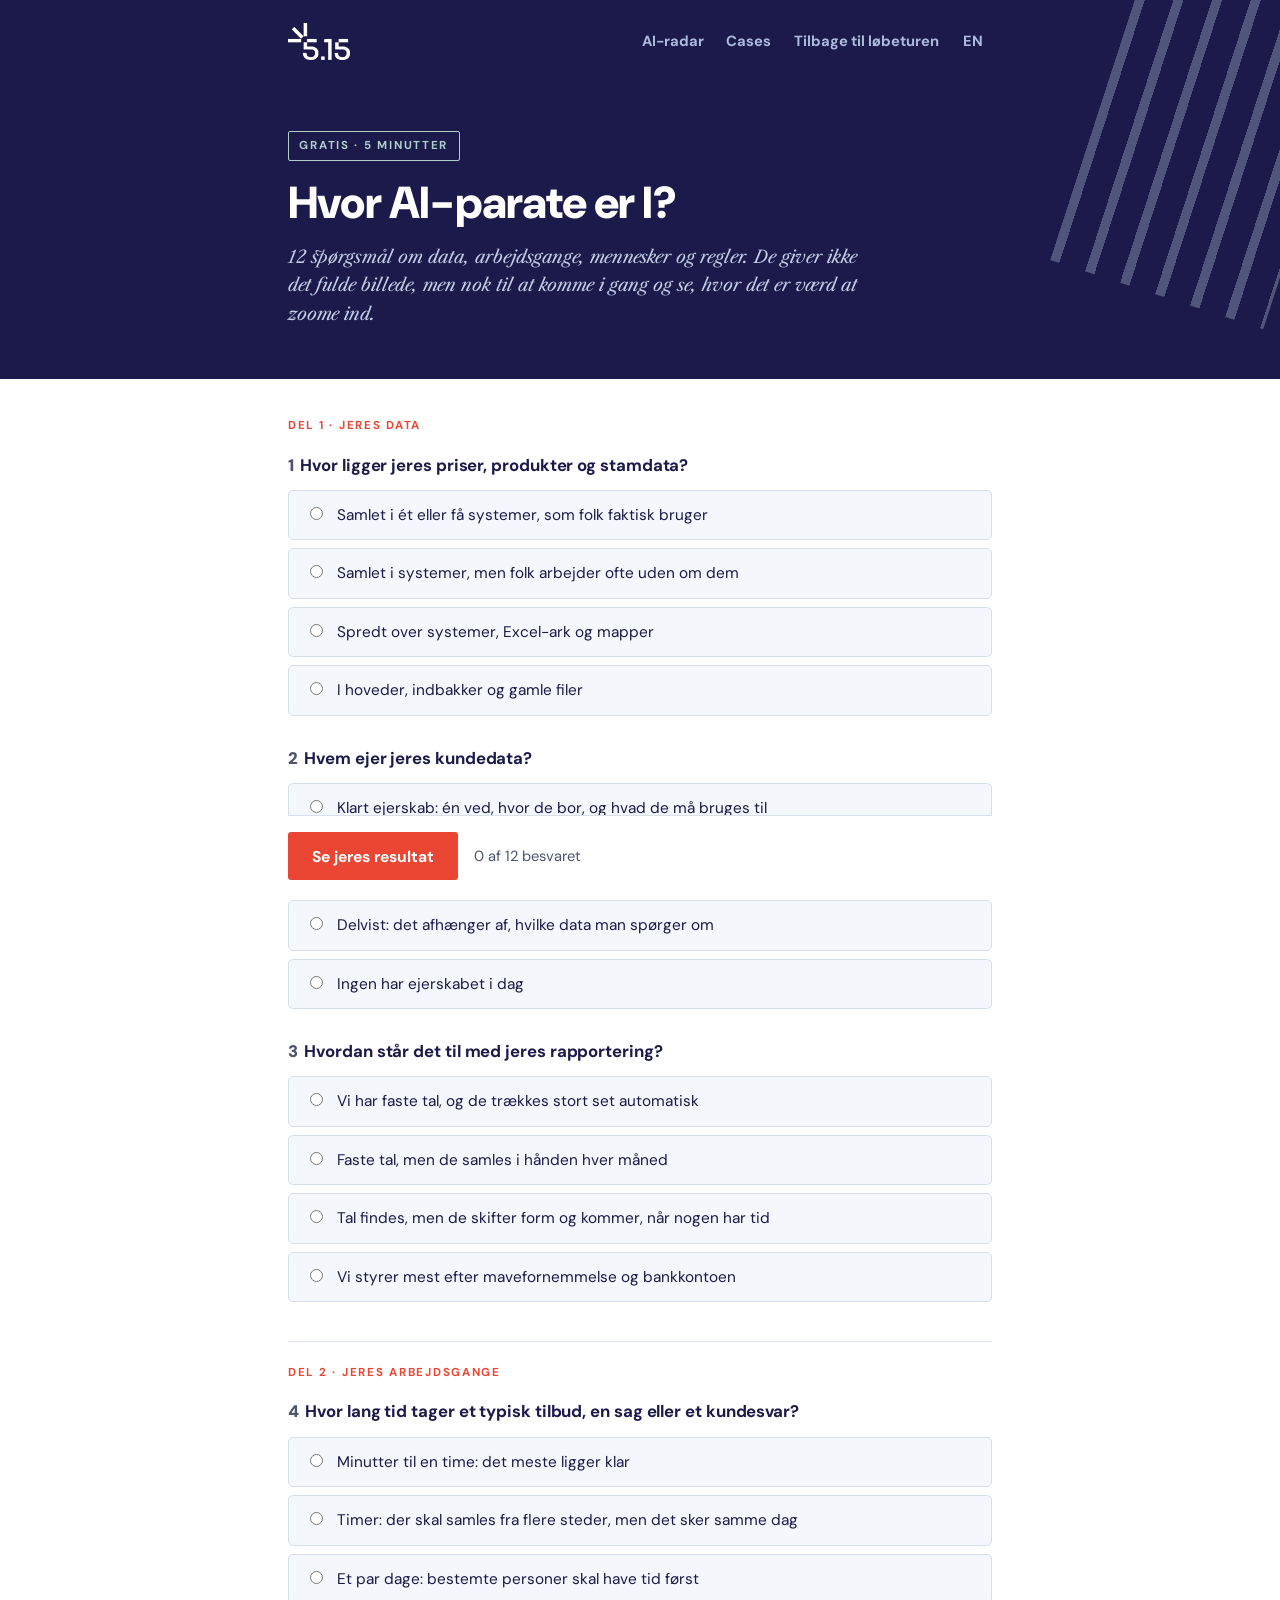
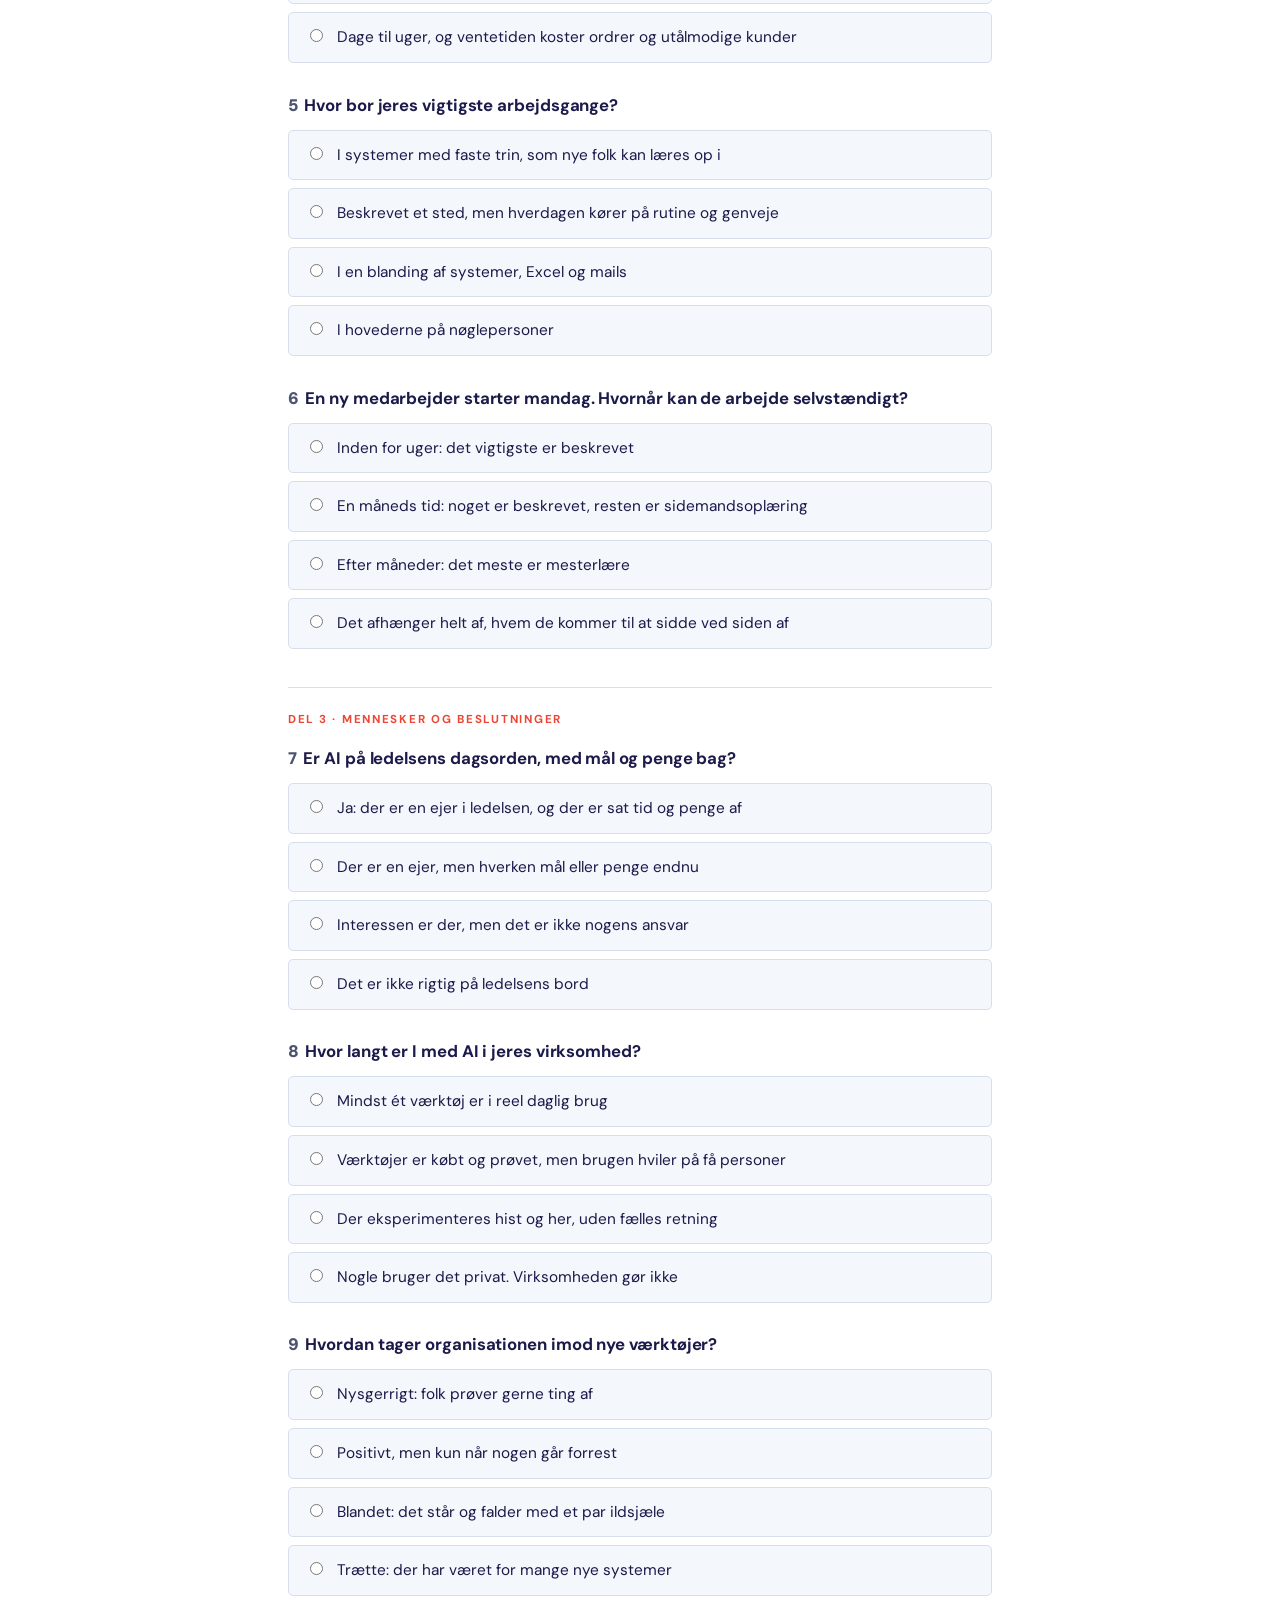
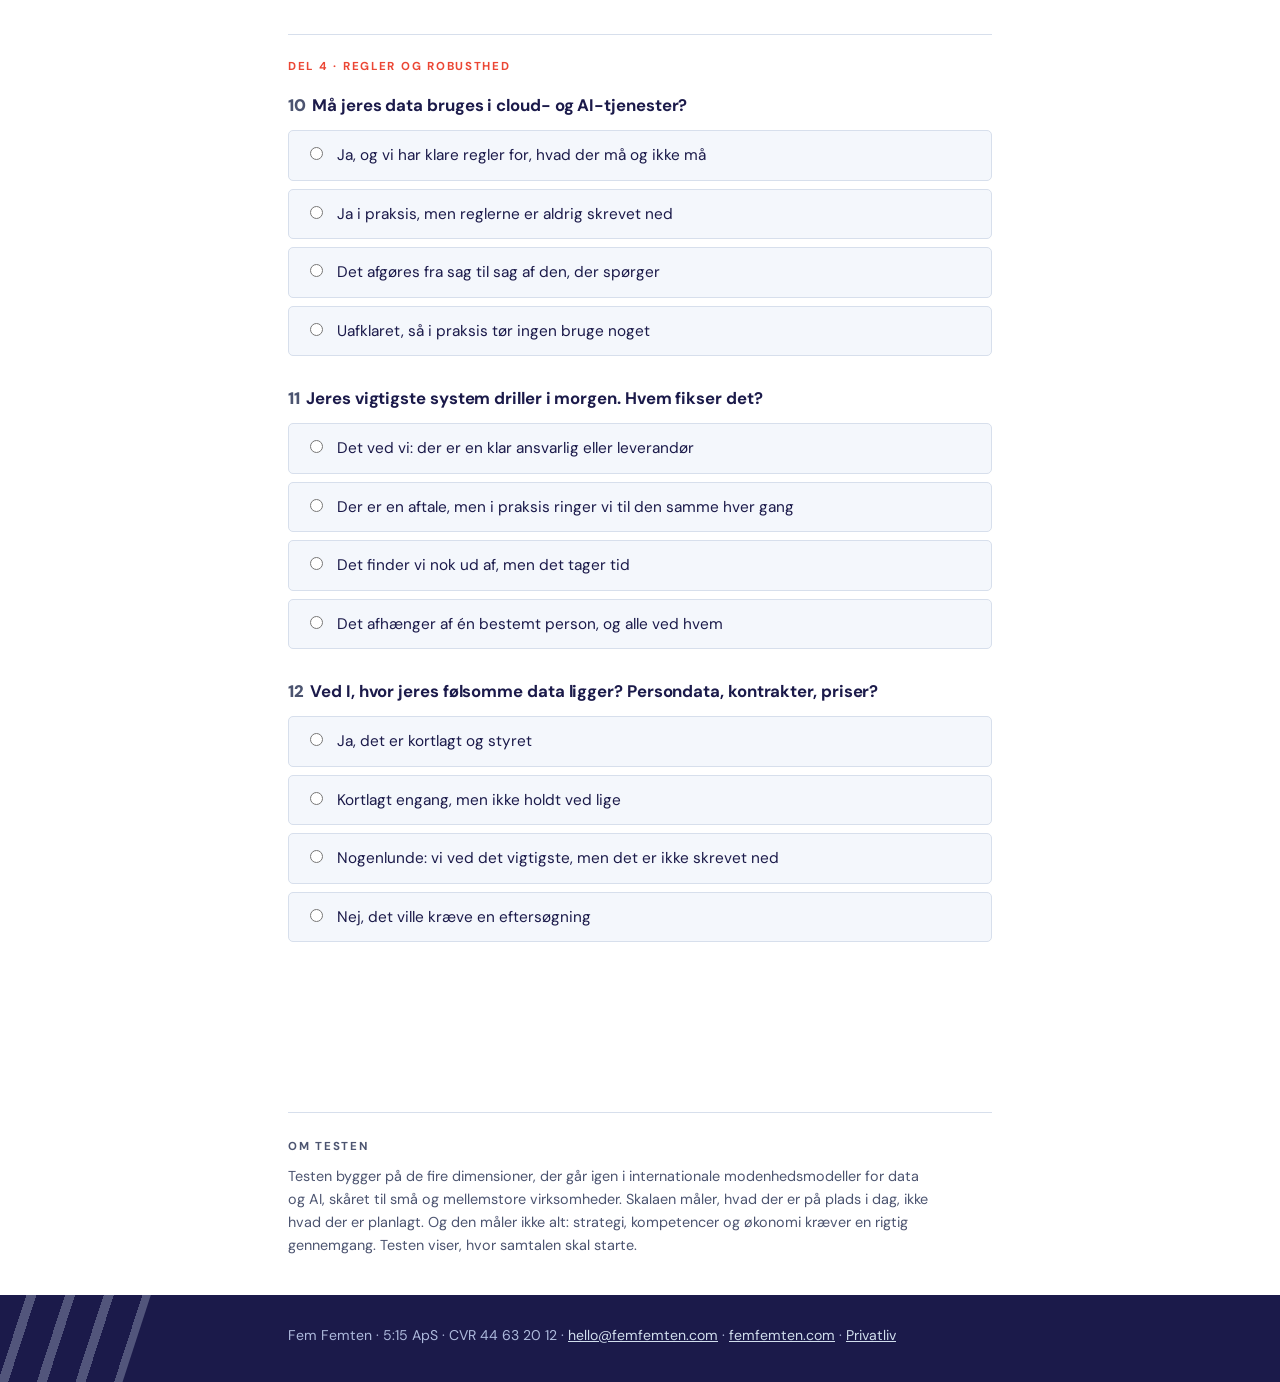
<file: test.html>
<!doctype html>
<html lang="da" data-theme="light">
<head>
<meta charset="utf-8">
<meta name="robots" content="noindex">
<meta name="viewport" content="width=device-width, initial-scale=1">
<meta name="description" content="Hvor AI-parate er I? 12 spørgsmål, resultat på fire dimensioner med det samme.">
<title>Hvor AI-parate er I?</title>
<meta property="og:type" content="website">
<meta property="og:title" content="Hvor AI-parate er I?">
<meta property="og:description" content="12 spørgsmål om data, arbejdsgange, mennesker og regler. Resultat på fire dimensioner med det samme.">
<meta property="og:url" content="https://femfemten.com/test.html">
<meta property="og:image" content="https://femfemten.com/share-test.png">
<meta property="og:locale" content="da_DK">
<meta name="twitter:card" content="summary_large_image">
<link rel="canonical" href="https://femfemten.com/test.html">
<link rel="alternate" hreflang="da" href="https://femfemten.com/test.html">
<link rel="alternate" hreflang="en" href="https://femfemten.com/test.html?lang=en">
<link rel="alternate" hreflang="x-default" href="https://femfemten.com/test.html">
<link rel="icon" type="image/png" href="logo.png">
<link rel="stylesheet" href="https://fonts.googleapis.com/css2?family=DM+Sans:opsz,wght@9..40,400;9..40,500;9..40,700;9..40,800;9..40,900&family=Libre+Caslon+Text:ital@1&display=swap">
<style>
  :root {
    --navy: #1b1a4a;
    --lightblue: #d1deed;
    --sage: #b0cfc9;
    --orange: #eb4634;
    --paper: #ffffff;
    --ink: #1b1a4a;
    --ink-soft: #4c5470;
    --line: #d7dfec;
    --card: #f4f7fc;
  }
  @media (prefers-color-scheme: dark) {
    :root:not([data-theme="light"]) {
      --paper: #121129;
      --ink: #e9edf6;
      --ink-soft: #a9b1c9;
      --line: #312f60;
      --card: #1e1d4a;
      --orange: #f0604f;
    }
  }
  :root[data-theme="dark"] {
    --paper: #121129;
    --ink: #e9edf6;
    --ink-soft: #a9b1c9;
    --line: #312f60;
    --card: #1e1d4a;
    --orange: #f0604f;
  }

  body {
    background: var(--paper);
    color: var(--ink);
    font-family: "DM Sans", "Helvetica Neue", Arial, sans-serif;
    font-size: 1.02rem;
    line-height: 1.6;
    margin: 0;
  }
  .wrap { max-width: 44rem; margin: 0 auto; padding: 0 1.4rem; }
  a { color: inherit; }

  .lines {
    position: absolute; pointer-events: none;
    background: repeating-linear-gradient(90deg,
      rgba(209,222,237,0.3) 0 0.6rem, transparent 0.6rem 2.3rem);
    transform: rotate(18deg);
  }
  .heroband {
    background: #1b1a4a; color: #f4f7fc;
    position: relative; overflow: hidden;
  }
  .heroband .lines { right: -3rem; top: -5rem; width: 14rem; height: 24rem; }
  .topbar {
    display: flex; align-items: center; justify-content: space-between;
    padding: 1.4rem 0; position: relative; z-index: 1;
  }
  .wordmark { display: inline-flex; align-items: center; }
  .wordmark img { height: 2.3rem; width: auto; display: block; filter: brightness(0) invert(1); }
  .topnav { display: flex; align-items: center; gap: 0.6rem; flex-wrap: wrap; justify-content: flex-end; }
  .topnav a.navlink {
    font-weight: 700; font-size: 0.92rem; text-decoration: none;
    color: #aebadd; padding: 0.45rem 0.4rem;
  }
  .topnav a.navlink:hover { color: #ffffff; }
  .langswitch {
    background: none; border: none; cursor: pointer;
    font-family: inherit; font-weight: 700; font-size: 0.92rem;
    color: #aebadd; padding: 0.45rem 0.5rem; letter-spacing: 0.04em;
  }
  .langswitch:hover { color: #ffffff; }
  .langswitch:focus-visible { outline: 2px solid #d1deed; outline-offset: 2px; }
  .hero { padding: 3rem 0 3.2rem; position: relative; z-index: 1; }
  .eyebrow {
    display: inline-block; font-size: 0.72rem; font-weight: 700;
    text-transform: uppercase; letter-spacing: 0.15em;
    color: var(--sage); border: 1px solid var(--sage);
    border-radius: 2px; padding: 0.32rem 0.65rem; margin-bottom: 1.1rem;
  }
  .heroband h1 {
    font-size: clamp(1.9rem, 5.5vw, 2.8rem); font-weight: 900;
    line-height: 1.08; letter-spacing: -0.018em; text-wrap: balance;
    color: #ffffff; margin: 0 0 1rem;
  }
  .lede {
    font-family: "Libre Caslon Text", Georgia, serif; font-style: italic;
    font-size: 1.1rem; color: #c3cde6; max-width: 36rem; margin: 0;
  }

  .quiz { padding: 2.4rem 0 1rem; }
  .dimhead {
    font-size: 0.72rem; font-weight: 700; text-transform: uppercase;
    letter-spacing: 0.15em; color: var(--orange);
    margin: 2.4rem 0 1rem; padding-top: 1.4rem; border-top: 1px solid var(--line);
  }
  .dimhead:first-child { margin-top: 0; padding-top: 0; border-top: none; }
  .q { margin-bottom: 1.8rem; }
  .q h2 {
    font-size: 1.05rem; font-weight: 700; margin: 0 0 0.7rem;
    letter-spacing: -0.005em;
  }
  .q h2 .n { color: var(--ink-soft); font-weight: 900; margin-right: 0.4rem; }
  .opts { display: flex; flex-direction: column; gap: 0.5rem; }
  .opt {
    display: flex; align-items: flex-start; gap: 0.7rem;
    border: 1px solid var(--line); border-radius: 5px;
    padding: 0.75rem 1rem; cursor: pointer; background: var(--card);
    font-size: 0.96rem;
  }
  .opt:hover { border-color: var(--orange); }
  .opt input { margin-top: 0.25rem; accent-color: var(--orange); }
  .opt:has(input:checked) { border-color: var(--orange); outline: 1px solid var(--orange); }

  .submitrow {
    position: sticky; bottom: 0; background: var(--paper);
    border-top: 1px solid var(--line);
    padding: 1rem 0 1.2rem; display: flex; align-items: center; gap: 1rem;
  }
  .btn {
    display: inline-block; background: var(--orange); color: #ffffff;
    border: none; cursor: pointer; text-decoration: none;
    font-family: inherit; font-weight: 700; font-size: 0.98rem;
    padding: 0.85rem 1.5rem; border-radius: 3px;
  }
  .btn:hover { filter: brightness(1.07); }
  .btn:focus-visible { outline: 2px solid var(--navy); outline-offset: 2px; }
  .progress { font-size: 0.92rem; color: var(--ink-soft); font-variant-numeric: tabular-nums; }

  .result { padding: 1rem 0 2rem; }
  .resultcard {
    background: radial-gradient(120% 100% at 50% -10%, #222155 0%, #1b1a4a 55%, #141335 100%);
    color: #ccd6ea; border-radius: 12px;
    border: 1px solid rgba(209,222,237,0.10);
    box-shadow: 0 30px 60px -35px rgba(8,7,32,0.8);
    padding: 2rem 2rem 1.9rem; position: relative; overflow: hidden;
  }
  .resultcard .lines { right: -2rem; top: -3rem; width: 10rem; height: 18rem; }
  .resultcard > * { position: relative; z-index: 1; }
  .resultcard .kicker {
    font-size: 0.72rem; font-weight: 700; text-transform: uppercase;
    letter-spacing: 0.15em; color: var(--sage); margin-bottom: 0.6rem;
  }
  .resultcard h2 {
    color: #ffffff; font-size: 1.5rem; font-weight: 900; margin: 0 0 0.7rem;
  }
  .resultcard p { margin: 0 0 1rem; }
  .resultcard .bench {
    font-size: 0.88rem; color: #aebadd;
    border-left: 3px solid var(--sage); padding-left: 0.85rem;
    margin: 0 0 1.2rem;
  }

  .bars { margin: 1.4rem 0 1.6rem; display: flex; flex-direction: column; gap: 0.9rem; }
  .bar-row { display: grid; grid-template-columns: 11rem 1fr 3.2rem; gap: 0 0.9rem; align-items: center; }
  .bar-label { font-size: 0.88rem; font-weight: 700; color: #e6ebf6; }
  .bar-track {
    display: block; height: 0.65rem; background: rgba(209,222,237,0.16);
    border-radius: 4px; overflow: hidden;
  }
  .bar-fill { display: block; height: 100%; background: linear-gradient(90deg, #9db4d8, #e9f0f8); border-radius: 4px; box-shadow: 0 0 10px rgba(209,222,237,0.4); }
  .bar-val { font-size: 0.85rem; color: #aebadd; font-variant-numeric: tabular-nums; text-align: right; }
  @media (max-width: 34rem) {
    .bar-row { grid-template-columns: 1fr 3.2rem; }
    .bar-label { grid-column: 1 / -1; margin-bottom: 0.15rem; }
  }

  .verdicts { margin: 0 0 1.3rem; padding: 0; list-style: none; }
  .verdicts li { margin-bottom: 0.55rem; font-size: 0.95rem; }
  .verdicts b { color: #ffffff; }

  .recs { border-top: 1px solid rgba(209,222,237,0.25); padding-top: 1.2rem; margin-bottom: 1.4rem; }
  .recs h3 {
    font-size: 0.72rem; font-weight: 700; text-transform: uppercase;
    letter-spacing: 0.15em; color: var(--sage); margin: 0 0 0.7rem;
  }
  .recs ol { margin: 0; padding-left: 1.3rem; }
  .recs li { margin-bottom: 0.5rem; }

  .ctarow { display: flex; flex-wrap: wrap; gap: 0.9rem; align-items: center; margin-bottom: 1.3rem; }
  .leadbox {
    background: rgba(209,222,237,0.1); border: 1px solid rgba(209,222,237,0.28);
    border-radius: 5px; padding: 1.1rem 1.3rem;
  }
  .leadbox p { margin: 0 0 0.8rem; font-size: 0.95rem; }
  .leadbox .small { font-size: 0.85rem; color: #aebadd; margin: 0.8rem 0 0; }
  .leadbox .small button {
    background: none; border: none; cursor: pointer; font-family: inherit;
    color: #d1deed; text-decoration: underline; font-size: 0.85rem; padding: 0;
  }
  .drag { border-top: 1px solid rgba(209,222,237,0.25); padding-top: 1.2rem; margin-bottom: 1.3rem; }
  .drag h3 {
    font-size: 0.72rem; font-weight: 700; text-transform: uppercase;
    letter-spacing: 0.15em; color: var(--sage); margin: 0 0 0.7rem;
  }
  .drag ul { margin: 0; padding-left: 1.1rem; }
  .drag li { margin-bottom: 0.55rem; font-size: 0.93rem; }
  .drag b { color: #ffffff; font-weight: 700; }
  .recs a, .drag a { color: #d1deed; }
  .btn.ghost {
    background: none; border: 1.5px solid rgba(209,222,237,0.45); color: #d1deed;
  }
  .btn.ghost:hover { filter: none; background: rgba(209,222,237,0.1); }
  .methodnote { border-top: 1px solid var(--line); margin: 2.5rem 0 0; padding: 1.6rem 0 0.4rem; }
  .methodnote h3 {
    font-size: 0.72rem; font-weight: 700; text-transform: uppercase;
    letter-spacing: 0.15em; color: var(--ink-soft); margin: 0 0 0.5rem;
  }
  .methodnote p { font-size: 0.9rem; color: var(--ink-soft); max-width: 40rem; margin: 0; }
  .analysebox {
    background: var(--card); border: 1px solid var(--line); border-radius: 8px;
    padding: 1.4rem 1.5rem 1.3rem; margin-top: 1.2rem;
  }
  .analysebox h3 { font-size: 1.05rem; font-weight: 800; margin: 0 0 0.3rem; }
  .analysebox > p { margin: 0 0 0.9rem; font-size: 0.93rem; color: var(--ink-soft); }
  .anfields { display: flex; gap: 0.6rem; flex-wrap: wrap; }
  .anfields input {
    flex: 1; min-width: 9rem; padding: 0.7rem 0.9rem;
    border: 1px solid var(--line); border-radius: 4px;
    font-family: inherit; font-size: 0.95rem;
    background: var(--paper); color: var(--ink);
  }
  .anfields input:focus-visible { outline: 2px solid var(--orange); outline-offset: 1px; }
  .ansmall { font-size: 0.78rem; color: var(--ink-soft); margin: 0.7rem 0 0 !important; }
  .anerr { color: var(--orange); font-size: 0.9rem; margin: 0.7rem 0 0 !important; }
  .budbox { margin-top: 1.1rem; border-left: 3px solid var(--sage); padding: 0.2rem 0 0.2rem 0.95rem; }
  .budbox p { margin: 0 0 0.7rem; font-size: 0.95rem; }
  [hidden] { display: none !important; }
  @media print {
    .heroband, .quiz, .footband { display: none !important; }
    .resultcard { background: #ffffff !important; color: #1b1a4a !important; }
    .resultcard h2, .verdicts b { color: #1b1a4a !important; }
  }

  .footband {
    background: #1b1a4a; color: #aebadd; position: relative; overflow: hidden;
    margin-top: 2rem;
  }
  .footband .lines { left: -4rem; bottom: -8rem; width: 12rem; height: 20rem; }
  .footband footer { padding: 1.8rem 0 2.2rem; font-size: 0.88rem; position: relative; z-index: 1; }
  .footband a { color: #d1deed; }
</style>
</head>
<body>
<div class="heroband">
  <div class="lines"></div>
  <div class="wrap">
    <nav class="topbar">
      <a class="wordmark" href="corporate.html" aria-label="5:15 Consultancy, corporate"><img src="logo.png" alt="5.15"></a>
      <div class="topnav">
        <a class="navlink" href="radar.html" data-i18n="navRadar">AI-radar</a>
        <a class="navlink" href="cases.html" data-i18n="navCases">Cases</a>
        <a class="navlink" href="/" data-goatcounter-click="skift-til-loebetur" data-goatcounter-title="Skift: tilbage til løbeturen">Tilbage til løbeturen</a>
        <button class="langswitch" id="langswitch" type="button" aria-label="Switch language">EN</button>
      </div>
    </nav>
    <header class="hero">
      <span class="eyebrow" data-i18n="badge">Gratis · 5 minutter</span>
      <h1 data-i18n="h1">Hvor AI-parate er I?</h1>
      <p class="lede" data-i18n="lede">12 spørgsmål om data, arbejdsgange, mennesker og regler. De giver ikke det fulde billede, men nok til at komme i gang og se, hvor det er værd at zoome ind.</p>
    </header>
  </div>
</div>

<div class="wrap">
  <form class="quiz" id="quiz"></form>

  <section class="result" id="result" hidden>
    <div class="resultcard">
      <div class="lines"></div>
      <div class="kicker" data-i18n="rKicker">Jeres resultat</div>
      <h2 id="r-title"></h2>
      <p id="r-desc"></p>
      <p class="bench" data-i18n="rBench">Til sammenligning: 42% af danske virksomheder med mindst 10 ansatte brugte AI i 2025. To år tidligere var det 15% (Danmarks Statistik).</p>
      <div class="bars" id="r-bars"></div>
      <ul class="verdicts" id="r-verdicts"></ul>
      <div class="drag" id="r-drag" hidden>
        <h3 data-i18n="rDragH">Det trækker mest ned</h3>
        <ul id="r-drag-list"></ul>
      </div>
      <div class="recs">
        <h3 data-i18n="rRecsH">Start her</h3>
        <ol id="r-recs"></ol>
      </div>
      <div class="ctarow">
        <a class="btn" href="workshop.html" data-i18n="rCta">Se workshoppen, der starter her</a>
        <button class="btn ghost" type="button" id="r-share" data-i18n="rShare">Kopiér link til resultatet</button>
      </div>
      <div class="leadbox">
        <p data-i18n="rLeadP">Vil I have vores øjne på resultatet? Send det til os, og få en ærlig reaktion på, hvad vi ville gøre først hos jer.</p>
        <a class="btn" id="r-lead" href="#" data-i18n="rLeadBtn">Send resultatet, og få vores reaktion</a>
        <p class="small"><button type="button" id="r-print" data-i18n="rPrint">Eller gem resultatet som PDF</button></p>
      </div>
    </div>
    <div class="analysebox" id="analysebox" hidden>
      <h3 data-i18n="anH">Få et skarpere bud</h3>
      <p data-i18n="anP">Tilføj jeres CVR-nummer og hjemmeside, så læser vi jeres site og holder det op mod svarene.</p>
      <div class="anfields">
        <input id="an-cvr" inputmode="numeric" autocomplete="off" placeholder="CVR (8 cifre)" data-i18n-ph="anCvrPh">
        <input id="an-web" autocomplete="off" placeholder="jeresfirma.dk" data-i18n-ph="anWebPh">
        <input id="an-mail" type="email" autocomplete="email" placeholder="Jeres mail (valgfrit)" data-i18n-ph="anMailPh">
        <button class="btn" type="button" id="an-go" data-i18n="anGo">Analysér</button>
      </div>
      <p class="ansmall" data-i18n="anNote">Testens svar logges anonymt, uden navn, mail eller andet, der peger på jer. Bruger I analysen, gemmer vi også virksomhedsoplysningerne, så vi kan følge op. Mailen er frivillig og betyder, at vi må skrive til jer, hvis I vil have mere.</p>
      <p class="anerr" id="an-err" hidden></p>
      <div class="budbox" id="an-bud" hidden></div>
    </div>
  </section>

  <section class="methodnote">
    <h3 data-i18n="mNoteH">Om testen</h3>
    <p data-i18n="mNoteP">Testen bygger på de fire dimensioner, der går igen i internationale modenhedsmodeller for data og AI, skåret til små og mellemstore virksomheder. Skalaen måler, hvad der er på plads i dag, ikke hvad der er planlagt. Og den måler ikke alt: strategi, kompetencer og økonomi kræver en rigtig gennemgang. Testen viser, hvor samtalen skal starte.</p>
  </section>
</div>

<div class="footband">
  <div class="lines"></div>
  <div class="wrap">
    <footer>
      <span>Fem Femten · 5:15 ApS · CVR 44 63 20 12 · <a href="mailto:hello@femfemten.com">hello@femfemten.com</a> · <a href="index.html">femfemten.com</a> · <a href="privatliv.html">Privatliv</a></span>
    </footer>
  </div>
</div>

<script>
  (function () {
    var DIMS = ['data', 'flow', 'people', 'rules'];

    var t = {
      da: {
        navRadar: 'AI-radar',
        navCases: 'Cases',
        badge: 'Gratis · 5 minutter',
        h1: 'Hvor AI-parate er I?',
        lede: '12 spørgsmål om data, arbejdsgange, mennesker og regler. De giver ikke det fulde billede, men nok til at komme i gang og se, hvor det er værd at zoome ind.',
        rKicker: 'Jeres resultat',
        rBench: 'Til sammenligning: 42% af danske virksomheder med mindst 10 ansatte brugte AI i 2025. To år tidligere var det 15% (Danmarks Statistik).',
        rRecsH: 'Start her',
        rCta: 'Se workshoppen, der starter her',
        rLeadP: 'Vil I have vores øjne på resultatet? Send det til os, og få en ærlig reaktion på, hvad vi ville gøre først hos jer.',
        rLeadBtn: 'Send resultatet, og få vores reaktion',
        rPrint: 'Eller gem resultatet som PDF',
        rDragH: 'Det trækker mest ned',
        rDragSaid: 'I svarede:',
        rShare: 'Kopiér link til resultatet',
        rShareDone: 'Link kopieret',
        mNoteH: 'Om testen',
        mNoteP: 'Testen bygger på de fire dimensioner, der går igen i internationale modenhedsmodeller for data og AI, skåret til små og mellemstore virksomheder. Skalaen måler, hvad der er på plads i dag, ikke hvad der er planlagt. Og den måler ikke alt: strategi, kompetencer og økonomi kræver en rigtig gennemgang. Testen viser, hvor samtalen skal starte.',
        anH: 'Få et skarpere bud',
        anP: 'Tilføj jeres CVR-nummer og hjemmeside, så læser vi jeres site og holder det op mod svarene.',
        anCvrPh: 'CVR (8 cifre)',
        anWebPh: 'jeresfirma.dk',
        anMailPh: 'Jeres mail (valgfrit)',
        anGo: 'Analysér',
        anNote: 'Testens svar logges anonymt, uden navn, mail eller andet, der peger på jer. Bruger I analysen, gemmer vi også virksomhedsoplysningerne, så vi kan følge op. Mailen er frivillig og betyder, at vi må skrive til jer, hvis I vil have mere.',
        anErrCvr: 'Skriv et CVR-nummer på 8 cifre og jeres hjemmeside.',
        anWait: 'Læser jeres hjemmeside, det tager op til et minut',
        anErr: 'Analysen kunne ikke gennemføres lige nu. Prøv igen senere.',
        submit: 'Se jeres resultat',
        progress: '{n} af 12 besvaret',
        progressMissing: 'Besvar alle 12 spørgsmål ({n} af 12)',
        of: 'af',
        points: 'point',
        strongest: 'Stærkest',
        strongestLow: 'Mindst presset',
        weakest: 'Svagest',
        weakestHigh: 'Næste løft',
        mailSubject: 'Vores parathedsresultat',
        mailIntro: 'Hej Fem Femten. Vi har taget jeres parathedstest og vil gerne have jeres reaktion.',
        dimNames: { data: 'Data', flow: 'Arbejdsgange', people: 'Mennesker & beslutninger', rules: 'Regler & robusthed' },
        dimVerdicts: {
          data: ['Data er spredt og uden ejerskab. Det skal løses først.', 'Data findes, men skal samles og ejes, før de kan bruges.', 'Jeres data kan sættes i arbejde nu.'],
          flow: ['Arbejdet bor i hoveder og kan ikke aflastes, før det er skrevet ned.', 'Nogle arbejdsgange er klar til aflastning, andre skal først beskrives.', 'Jeres arbejdsgange er beskrevet. Det er det bedste udgangspunkt for automatisering.'],
          people: ['Beslutningerne bliver ikke truffet, og det stopper resten.', 'Der er energi, men den mangler retning og et mandat.', 'I kan beslutte, og I vil gerne prøve ting af.'],
          rules: ['Reglerne er uafklarede, så ingen tør bruge noget.', 'Grænserne skal på papir, før eksperimenterne kan starte trygt.', 'I har klare rammer at eksperimentere indenfor.']
        },
        dimRecs: {
          data: 'Saml prislister, kunde- eller produktdata ét sted. Start med det område, der gør mest ondt. Se <a href="radar.html">punkt 09 til 12 på AI-radaren</a>.',
          flow: 'Vælg én manuel arbejdsgang og skriv trinnene ned. Det, der kan beskrives, kan aflastes. Se <a href="radar.html">punkt 01 til 03 på AI-radaren</a>.',
          people: 'Udpeg én ejer af beslutningen, og sæt en deadline for beslutningen, ikke kun projektet.',
          rules: 'Træk grænsen op for, hvad jeres data må i cloud- og AI-tjenester. En side papir er nok. Se <a href="radar.html">zonen Sæt rammerne på AI-radaren</a>.'
        },
        profiles: {
          fundament: { title: 'Fundamentet først', desc: 'AI oven på rod giver bare hurtigere rod. Jeres tid forsvinder i ark, indbakker og hoveder, og det er dér, arbejdet skal starte. Til gengæld er gevinsten stor, og første skridt behøver ikke at handle om AI overhovedet.' },
          taettere: { title: 'Tættere på end I tror', desc: 'I har mere på plads end de fleste, men et par områder halter efter. Én velvalgt første løsning kan flytte meget på kort tid, hvis den vælges der, hvor fundamentet allerede holder.' },
          klar: { title: 'Klar til at bygge', desc: 'I har det fundament, de fleste mangler: samlede data, beskrevne arbejdsgange og evnen til at beslutte. Risikoen hos jer er at vente for længe, mens andre lærer hurtigere, fordi de er i gang.' }
        },
        dimHeads: { data: 'Del 1 · Jeres data', flow: 'Del 2 · Jeres arbejdsgange', people: 'Del 3 · Mennesker og beslutninger', rules: 'Del 4 · Regler og robusthed' },
        questions: [
          { d: 'data', q: 'Hvor ligger jeres priser, produkter og stamdata?', a: ['Samlet i ét eller få systemer, som folk faktisk bruger', 'Samlet i systemer, men folk arbejder ofte uden om dem', 'Spredt over systemer, Excel-ark og mapper', 'I hoveder, indbakker og gamle filer'] },
          { d: 'data', q: 'Hvem ejer jeres kundedata?', a: ['Klart ejerskab: én ved, hvor de bor, og hvad de må bruges til', 'Ejerskabet findes på papir, men følges ikke i hverdagen', 'Delvist: det afhænger af, hvilke data man spørger om', 'Ingen har ejerskabet i dag'] },
          { d: 'data', q: 'Hvordan står det til med jeres rapportering?', a: ['Vi har faste tal, og de trækkes stort set automatisk', 'Faste tal, men de samles i hånden hver måned', 'Tal findes, men de skifter form og kommer, når nogen har tid', 'Vi styrer mest efter mavefornemmelse og bankkontoen'] },
          { d: 'flow', q: 'Hvor lang tid tager et typisk tilbud, en sag eller et kundesvar?', a: ['Minutter til en time: det meste ligger klar', 'Timer: der skal samles fra flere steder, men det sker samme dag', 'Et par dage: bestemte personer skal have tid først', 'Dage til uger, og ventetiden koster ordrer og utålmodige kunder'] },
          { d: 'flow', q: 'Hvor bor jeres vigtigste arbejdsgange?', a: ['I systemer med faste trin, som nye folk kan læres op i', 'Beskrevet et sted, men hverdagen kører på rutine og genveje', 'I en blanding af systemer, Excel og mails', 'I hovederne på nøglepersoner'] },
          { d: 'flow', q: 'En ny medarbejder starter mandag. Hvornår kan de arbejde selvstændigt?', a: ['Inden for uger: det vigtigste er beskrevet', 'En måneds tid: noget er beskrevet, resten er sidemandsoplæring', 'Efter måneder: det meste er mesterlære', 'Det afhænger helt af, hvem de kommer til at sidde ved siden af'] },
          { d: 'people', q: 'Er AI på ledelsens dagsorden, med mål og penge bag?', a: ['Ja: der er en ejer i ledelsen, og der er sat tid og penge af', 'Der er en ejer, men hverken mål eller penge endnu', 'Interessen er der, men det er ikke nogens ansvar', 'Det er ikke rigtig på ledelsens bord'] },
          { d: 'people', q: 'Hvor langt er I med AI i jeres virksomhed?', a: ['Mindst ét værktøj er i reel daglig brug', 'Værktøjer er købt og prøvet, men brugen hviler på få personer', 'Der eksperimenteres hist og her, uden fælles retning', 'Nogle bruger det privat. Virksomheden gør ikke'] },
          { d: 'people', q: 'Hvordan tager organisationen imod nye værktøjer?', a: ['Nysgerrigt: folk prøver gerne ting af', 'Positivt, men kun når nogen går forrest', 'Blandet: det står og falder med et par ildsjæle', 'Trætte: der har været for mange nye systemer'] },
          { d: 'rules', q: 'Må jeres data bruges i cloud- og AI-tjenester?', a: ['Ja, og vi har klare regler for, hvad der må og ikke må', 'Ja i praksis, men reglerne er aldrig skrevet ned', 'Det afgøres fra sag til sag af den, der spørger', 'Uafklaret, så i praksis tør ingen bruge noget'] },
          { d: 'rules', q: 'Jeres vigtigste system driller i morgen. Hvem fikser det?', a: ['Det ved vi: der er en klar ansvarlig eller leverandør', 'Der er en aftale, men i praksis ringer vi til den samme hver gang', 'Det finder vi nok ud af, men det tager tid', 'Det afhænger af én bestemt person, og alle ved hvem'] },
          { d: 'rules', q: 'Ved I, hvor jeres følsomme data ligger? Persondata, kontrakter, priser?', a: ['Ja, det er kortlagt og styret', 'Kortlagt engang, men ikke holdt ved lige', 'Nogenlunde: vi ved det vigtigste, men det er ikke skrevet ned', 'Nej, det ville kræve en eftersøgning'] }
        ]
      },
      en: {
        navRadar: 'AI radar',
        navCases: 'Work',
        badge: 'Free · 5 minutes',
        h1: 'How AI-ready are you?',
        lede: '12 questions about data, workflows, people and rules. They won’t give you the full picture, but enough to get going and see where it is worth zooming in.',
        rKicker: 'Your result',
        rBench: 'For comparison: 42% of Danish companies with 10 or more employees used AI in 2025. Two years earlier it was 15% (Statistics Denmark).',
        rRecsH: 'Start here',
        rCta: 'See the workshop that starts here',
        rLeadP: 'Want our eyes on the result? Send it to us and get an honest take on what we would do first at your company.',
        rLeadBtn: 'Send the result and get our take',
        rPrint: 'Or save the result as a PDF',
        rDragH: 'What pulls you down the most',
        rDragSaid: 'You answered:',
        rShare: 'Copy a link to the result',
        rShareDone: 'Link copied',
        mNoteH: 'About the test',
        mNoteP: 'The test builds on the four dimensions that recur in international maturity models for data and AI, cut to fit small and mid-sized companies. The scale measures what is in place today, not what is planned. And it does not measure everything: strategy, skills and finances need a proper review. The test shows where the conversation should start.',
        anH: 'Get a sharper read',
        anP: 'Add your CVR number and website, and we will read your site and hold it up against your answers.',
        anCvrPh: 'CVR (8 digits)',
        anWebPh: 'yourcompany.com',
        anMailPh: 'Your email (optional)',
        anGo: 'Analyse',
        anNote: 'Test answers are logged anonymously, with no name, email or anything else that points to you. If you use the analysis, we also store the company details so we can follow up. The email is optional and means we may write to you if you want more.',
        anErrCvr: 'Enter an 8-digit CVR number and your website.',
        anWait: 'Reading your website, this can take up to a minute',
        anErr: 'The analysis could not run right now. Try again later.',
        submit: 'See your result',
        progress: '{n} of 12 answered',
        progressMissing: 'Answer all 12 questions ({n} of 12)',
        of: 'of',
        points: 'points',
        strongest: 'Strongest',
        strongestLow: 'Least strained',
        weakest: 'Weakest',
        weakestHigh: 'Next lift',
        mailSubject: 'Our readiness result',
        mailIntro: 'Hi Fem Femten. We took your readiness test and would like your take.',
        dimNames: { data: 'Data', flow: 'Workflows', people: 'People & decisions', rules: 'Rules & resilience' },
        dimVerdicts: {
          data: ['Data is scattered and unowned. That has to be fixed first.', 'The data exists, but needs gathering and ownership before it can be used.', 'Your data can be put to work now.'],
          flow: ['The work lives in people’s heads and can’t be offloaded until it is written down.', 'Some workflows are ready to be offloaded, others need describing first.', 'Your workflows are described. That is the best starting point for automation.'],
          people: ['Decisions don’t get made, and that stalls everything else.', 'There is energy, but it lacks direction and a mandate.', 'You can decide, and you want to try things.'],
          rules: ['The rules are unresolved, so nobody dares use anything.', 'The boundaries need to go on paper before experiments can start safely.', 'You have clear guardrails to experiment within.']
        },
        dimRecs: {
          data: 'Gather price lists, customer or product data in one place. Start where it hurts the most. See <a href="radar.html">points 09 to 12 on the AI radar</a>.',
          flow: 'Pick one manual workflow and write down the steps. What can be described can be offloaded. See <a href="radar.html">points 01 to 03 on the AI radar</a>.',
          people: 'Appoint one owner of the decision, and set a deadline for the decision, not just the project.',
          rules: 'Draw the line for what your data may be used for in cloud and AI services. One page is enough. See <a href="radar.html">the Set the guardrails zone on the AI radar</a>.'
        },
        profiles: {
          fundament: { title: 'Foundations first', desc: 'AI on top of a mess just gives you a faster mess. Your time disappears into spreadsheets, inboxes and heads, and that is where the work should start. On the upside, the payoff is big, and the first step doesn’t need to involve AI at all.' },
          taettere: { title: 'Closer than you think', desc: 'You have more in place than most, but a couple of areas lag behind. One well-chosen first solution can move a lot in a short time, if it is picked where the foundation already holds.' },
          klar: { title: 'Ready to build', desc: 'You have the foundation most companies lack: gathered data, described workflows and the ability to decide. Your risk is waiting too long while others learn faster because they are moving.' }
        },
        dimHeads: { data: 'Part 1 · Your data', flow: 'Part 2 · Your workflows', people: 'Part 3 · People and decisions', rules: 'Part 4 · Rules and resilience' },
        questions: [
          { d: 'data', q: 'Where do your prices, products and master data live?', a: ['In one or a few systems people actually use', 'In systems, but people often work around them', 'Spread across systems, spreadsheets and folders', 'In heads, inboxes and old files'] },
          { d: 'data', q: 'Who owns your customer data?', a: ['Clear ownership: one person knows where it lives and what it may be used for', 'Ownership exists on paper, but isn’t followed day to day', 'Partly: it depends which data you ask about', 'Nobody owns it today'] },
          { d: 'data', q: 'How is your reporting doing?', a: ['We have fixed numbers, pulled more or less automatically', 'Fixed numbers, but assembled by hand every month', 'Numbers exist, but they change shape and arrive when someone has time', 'We mostly steer by gut feeling and the bank account'] },
          { d: 'flow', q: 'How long does a typical quote, case or customer reply take?', a: ['Minutes to an hour: most of it is ready to go', 'Hours: things need gathering from several places, but it happens the same day', 'A couple of days: specific people need to find the time first', 'Days to weeks, and the wait costs us orders and patience'] },
          { d: 'flow', q: 'Where do your most important workflows live?', a: ['In systems with fixed steps that new people can be trained in', 'Described somewhere, but daily work runs on routine and shortcuts', 'In a mix of systems, spreadsheets and email', 'In the heads of key people'] },
          { d: 'flow', q: 'A new employee starts Monday. When can they work independently?', a: ['Within weeks: the essentials are written down', 'About a month: some is written down, the rest is learned beside a colleague', 'After months: most of it is apprenticeship', 'It depends entirely on who they end up sitting next to'] },
          { d: 'people', q: 'Is AI on the leadership agenda, with goals and money behind it?', a: ['Yes: it has an owner in leadership, and time and money are set aside', 'There is an owner, but no goals or money yet', 'The interest is there, but it is nobody’s responsibility', 'It isn\'t really on the leadership table'] },
          { d: 'people', q: 'How far along are you with AI in your company?', a: ['At least one tool is in real daily use', 'Tools have been bought and tried, but usage rests on a few people', 'Scattered experiments, no shared direction', 'Some use it privately. The company doesn’t'] },
          { d: 'people', q: 'How does the organisation receive new tools?', a: ['Curiously: people are happy to try things', 'Positive, but only when someone leads the way', 'Mixed: it depends on a few enthusiasts', 'Tired: there have been too many new systems'] },
          { d: 'rules', q: 'May your data be used in cloud and AI services?', a: ['Yes, and we have clear rules for what may and may not', 'Yes in practice, but the rules were never written down', 'It is decided case by case by whoever asks', 'Unresolved, so in practice nobody dares use anything'] },
          { d: 'rules', q: 'Your most important system breaks tomorrow. Who fixes it?', a: ['We know: there is a clear owner or vendor', 'There is an agreement, but in practice we call the same person every time', 'We would figure it out, but it takes time', 'It depends on one specific person, and everyone knows who'] },
          { d: 'rules', q: 'Do you know where your sensitive data lives? Personal data, contracts, prices?', a: ['Yes, it is mapped and governed', 'Mapped once, but not kept up to date', 'Roughly: we know the essentials, but it isn’t written down', 'No, that would require a search party'] }
        ]
      }
    };

    var ANALYSE_URL = 'https://femfemten-analyse.ralf-8ff.workers.dev';
    var current = 'da';
    var lastZeros = [];
    var form = document.getElementById('quiz');

    function dict() { return t[current]; }

    function renderQuiz() {
      var d = dict();
      var saved = {};
      for (var i = 0; i < 12; i++) {
        var c = form.querySelector('input[name="q' + i + '"]:checked');
        if (c) saved[i] = c.value;
      }
      var html = '';
      var lastDim = '';
      for (var j = 0; j < d.questions.length; j++) {
        var q = d.questions[j];
        if (q.d !== lastDim) {
          html += '<div class="dimhead">' + d.dimHeads[q.d] + '</div>';
          lastDim = q.d;
        }
        html += '<div class="q"><h2><span class="n">' + (j + 1) + '</span>' + q.q + '</h2><div class="opts">';
        var vals = [3, 2, 1, 0];
        for (var k = 0; k < 4; k++) {
          var checked = saved[j] === String(vals[k]) ? ' checked' : '';
          html += '<label class="opt"><input type="radio" name="q' + j + '" value="' + vals[k] + '"' + checked + '>' + q.a[k] + '</label>';
        }
        html += '</div></div>';
      }
      html += '<div class="submitrow"><button class="btn" type="submit">' + d.submit +
        '</button><span class="progress" id="progress">' + d.progress.replace('{n}', String(answered())) + '</span></div>';
      form.innerHTML = html;
    }

    function answered() {
      var n = 0;
      for (var i = 0; i < 12; i++) {
        if (form.querySelector('input[name="q' + i + '"]:checked')) n++;
      }
      return n;
    }

    function setLang(lang) {
      if (!t[lang]) return;
      current = lang;
      document.documentElement.lang = lang;
      var d = dict();
      var els = document.querySelectorAll('[data-i18n]');
      for (var i = 0; i < els.length; i++) {
        var key = els[i].getAttribute('data-i18n');
        if (d[key]) els[i].innerHTML = d[key];
      }
      var phs = document.querySelectorAll('[data-i18n-ph]');
      for (var pi = 0; pi < phs.length; pi++) {
        var pkey = phs[pi].getAttribute('data-i18n-ph');
        if (d[pkey]) phs[pi].setAttribute('placeholder', d[pkey]);
      }
      document.getElementById('langswitch').textContent = lang === 'da' ? 'EN' : 'DA';
      document.title = lang === 'da' ? 'Hvor AI-parate er I?' : 'How AI-ready are you?';
      renderQuiz();
      if (!document.getElementById('result').hidden) showResult();
      try { localStorage.setItem('lang', lang); } catch (e) {}
    }

    function scores() {
      var s = { data: 0, flow: 0, people: 0, rules: 0 };
      var d = dict();
      for (var i = 0; i < 12; i++) {
        var c = form.querySelector('input[name="q' + i + '"]:checked');
        if (c) s[d.questions[i].d] += parseInt(c.value, 10);
      }
      return s;
    }

    var lastScores = null;

    function showResult(sIn) {
      var d = dict();
      var s = sIn || lastScores || scores();
      lastScores = s;
      var total = s.data + s.flow + s.people + s.rules;
      var pKey = total <= 12 ? 'fundament' : total <= 24 ? 'taettere' : 'klar';
      var p = d.profiles[pKey];

      document.getElementById('r-title').textContent = p.title + ' · ' + total + ' ' + d.of + ' 36 ' + d.points;
      document.getElementById('r-desc').textContent = p.desc;

      var bars = document.getElementById('r-bars');
      bars.innerHTML = '';
      var sorted = DIMS.slice().sort(function (a, b) { return s[b] - s[a]; });
      for (var i = 0; i < DIMS.length; i++) {
        var k = DIMS[i];
        var row = document.createElement('div');
        row.className = 'bar-row';
        row.innerHTML = '<span class="bar-label">' + d.dimNames[k] + '</span>' +
          '<span class="bar-track"><span class="bar-fill" style="width:' + Math.max(4, (s[k] / 9) * 100) + '%"></span></span>' +
          '<span class="bar-val">' + s[k] + ' ' + d.of + ' 9</span>';
        bars.appendChild(row);
      }

      var band = function (v) { return v <= 3 ? 0 : v <= 6 ? 1 : 2; };
      var vd = document.getElementById('r-verdicts');
      vd.innerHTML = '';
      var strongest = sorted[0], weakest = sorted[sorted.length - 1];
      var li1 = document.createElement('li');
      var labS = band(s[strongest]) === 0 ? d.strongestLow : d.strongest;
      li1.innerHTML = '<b>' + labS + ': ' + d.dimNames[strongest] + '.</b> ' + d.dimVerdicts[strongest][band(s[strongest])];
      var li2 = document.createElement('li');
      var labW = band(s[weakest]) === 2 ? d.weakestHigh : d.weakest;
      li2.innerHTML = '<b>' + labW + ': ' + d.dimNames[weakest] + '.</b> ' + d.dimVerdicts[weakest][band(s[weakest])];
      vd.appendChild(li1); vd.appendChild(li2);

      var dragWrap = document.getElementById('r-drag');
      var dragList = document.getElementById('r-drag-list');
      dragList.innerHTML = '';
      var zeros = [], ones = [];
      if (answered() === 12) {
        for (var z = 0; z < 12; z++) {
          var cz = form.querySelector('input[name="q' + z + '"]:checked');
          if (cz && cz.value === '0') zeros.push(z);
          else if (cz && cz.value === '1') ones.push(z);
        }
      }
      lastZeros = zeros.map(function (zi) {
        var qq = d.questions[zi];
        return qq.q + ' Svar: ' + qq.a[3];
      }).concat(ones.map(function (oi) {
        var qo = d.questions[oi];
        return qo.q + ' Svar: ' + qo.a[2];
      })).slice(0, 6);
      if (ANALYSE_URL) document.getElementById('analysebox').hidden = false;
      var dragIdx = zeros.length ? zeros : ones;
      var dragA = zeros.length ? 3 : 2;
      if (dragIdx.length) {
        for (var y = 0; y < Math.min(dragIdx.length, 4); y++) {
          var qz = d.questions[dragIdx[y]];
          var lz = document.createElement('li');
          lz.innerHTML = '<b>' + qz.q + '</b> ' + d.rDragSaid + ' \u00bb' + qz.a[dragA] + '\u00ab';
          dragList.appendChild(lz);
        }
        dragWrap.hidden = false;
      } else {
        dragWrap.hidden = true;
      }

      var recs = document.getElementById('r-recs');
      recs.innerHTML = '';
      var weakTwo = sorted.slice(-2).reverse();
      for (var j = 0; j < weakTwo.length; j++) {
        var li = document.createElement('li');
        li.innerHTML = d.dimRecs[weakTwo[j]];
        recs.appendChild(li);
      }

      var lines = [d.mailIntro, ''];
      lines.push(p.title + ' (' + total + '/36)');
      for (var m = 0; m < DIMS.length; m++) {
        lines.push(d.dimNames[DIMS[m]] + ': ' + s[DIMS[m]] + '/9');
      }
      document.getElementById('r-lead').href = 'mailto:ralf@femfemten.com?subject=' +
        encodeURIComponent(d.mailSubject) + '&body=' + encodeURIComponent(lines.join('\n'));

      document.getElementById('result').hidden = false;
      return pKey;
    }

    form.addEventListener('change', function () {
      var el = document.getElementById('progress');
      if (el) el.textContent = dict().progress.replace('{n}', String(answered()));
    });

    form.addEventListener('submit', function (e) {
      e.preventDefault();
      var el = document.getElementById('progress');
      if (answered() < 12) {
        if (el) el.textContent = dict().progressMissing.replace('{n}', String(answered()));
        return;
      }
      var pKey = showResult(scores());
      try {
        var qp2 = new URLSearchParams(location.search);
        qp2.set('r', [lastScores.data, lastScores.flow, lastScores.people, lastScores.rules].join('-'));
        history.replaceState(null, '', location.pathname + '?' + qp2.toString());
      } catch (e2) {}
      document.getElementById('result').scrollIntoView({ behavior: 'smooth' });
      if (ANALYSE_URL) {
        try {
          fetch(ANALYSE_URL + '/log', {
            method: 'POST',
            headers: { 'Content-Type': 'application/json' },
            body: JSON.stringify({ scores: lastScores, zeros: lastZeros, lang: current })
          }).catch(function () {});
        } catch (e3) {}
      }
      if (window.goatcounter && window.goatcounter.count) {
        goatcounter.count({ path: 'test-resultat-' + pKey, title: 'Testresultat: ' + pKey, event: true });
        var s = scores();
        var org = (new URLSearchParams(location.search).get('org') || '').trim().slice(0, 40).replace(/[^\w\-æøåÆØÅ]/g, '');
        goatcounter.count({
          path: 'test-scores/' + (org ? org + '/' : '') + 'D' + s.data + '-A' + s.flow + '-M' + s.people + '-R' + s.rules,
          title: 'Testscores' + (org ? ' (' + org + ')' : ''),
          event: true
        });
      }
    });

    document.getElementById('langswitch').addEventListener('click', function () {
      setLang(current === 'da' ? 'en' : 'da');
    });
    document.getElementById('r-print').addEventListener('click', function () { window.print(); });
    var shareBtn = document.getElementById('r-share');
    shareBtn.addEventListener('click', function () {
      if (!lastScores) return;
      var qp3 = new URLSearchParams();
      qp3.set('r', [lastScores.data, lastScores.flow, lastScores.people, lastScores.rules].join('-'));
      if (current === 'en') qp3.set('lang', 'en');
      var base = (location.origin && location.origin !== 'null') ? location.origin + location.pathname : location.pathname;
      var url = base + '?' + qp3.toString();
      function done() {
        shareBtn.textContent = dict().rShareDone;
        setTimeout(function () { shareBtn.textContent = dict().rShare; }, 2000);
      }
      if (navigator.clipboard && navigator.clipboard.writeText) {
        navigator.clipboard.writeText(url).then(done, done);
      } else {
        try { window.prompt('', url); } catch (e3) {}
      }
    });
    document.getElementById('r-lead').addEventListener('click', function () {
      if (window.goatcounter && window.goatcounter.count) {
        goatcounter.count({ path: 'test-lead', title: 'Testresultat sendt til os', event: true });
      }
    });

    var initial = 'da';
    var qp = new URLSearchParams(location.search).get('lang');
    if (qp === 'en' || qp === 'da') { initial = qp; }
    else { try { var sv = localStorage.getItem('lang'); if (sv === 'en' || sv === 'da') initial = sv; } catch (e) {} }
    if (initial !== 'da') { setLang(initial); } else { renderQuiz(); }
    document.getElementById('an-go').addEventListener('click', function () {
      var d = dict();
      var anGo = document.getElementById('an-go');
      var err = document.getElementById('an-err');
      var cvr = document.getElementById('an-cvr').value.replace(/\D/g, '');
      var web = document.getElementById('an-web').value.trim();
      var mail = document.getElementById('an-mail').value.trim();
      err.hidden = true;
      if (cvr.length !== 8 || !web) {
        err.textContent = d.anErrCvr; err.hidden = false; return;
      }
      if (!lastScores || anGo.disabled) return;
      anGo.disabled = true;
      anGo.textContent = d.anWait;
      fetch(ANALYSE_URL + '/analyse', {
        method: 'POST',
        headers: { 'Content-Type': 'application/json' },
        body: JSON.stringify({ scores: lastScores, zeros: lastZeros, cvr: cvr, website: web, email: mail, lang: current })
      }).then(function (r) {
        if (!r.ok) throw new Error('status ' + r.status);
        return r.json();
      }).then(function (data) {
        var box = document.getElementById('an-bud');
        box.innerHTML = '';
        String(data.bud || '').split(/\n\n+/).forEach(function (para) {
          var pEl = document.createElement('p');
          pEl.textContent = para;
          box.appendChild(pEl);
        });
        box.hidden = false;
        if (window.goatcounter && window.goatcounter.count) {
          goatcounter.count({ path: 'analyse-koert', title: 'Analyse gennemfoert', event: true });
        }
      }).catch(function () {
        err.textContent = dict().anErr; err.hidden = false;
      }).then(function () {
        anGo.disabled = false;
        anGo.textContent = dict().anGo;
      });
    });

    var rp = new URLSearchParams(location.search).get('r');
    if (rp && /^[0-9]-[0-9]-[0-9]-[0-9]$/.test(rp)) {
      var pr = rp.split('-');
      showResult({ data: +pr[0], flow: +pr[1], people: +pr[2], rules: +pr[3] });
    }
  })();
</script>
<script data-goatcounter="https://femfemten.goatcounter.com/count" async src="//gc.zgo.at/count.js"></script>
</body>
</html>
</file>
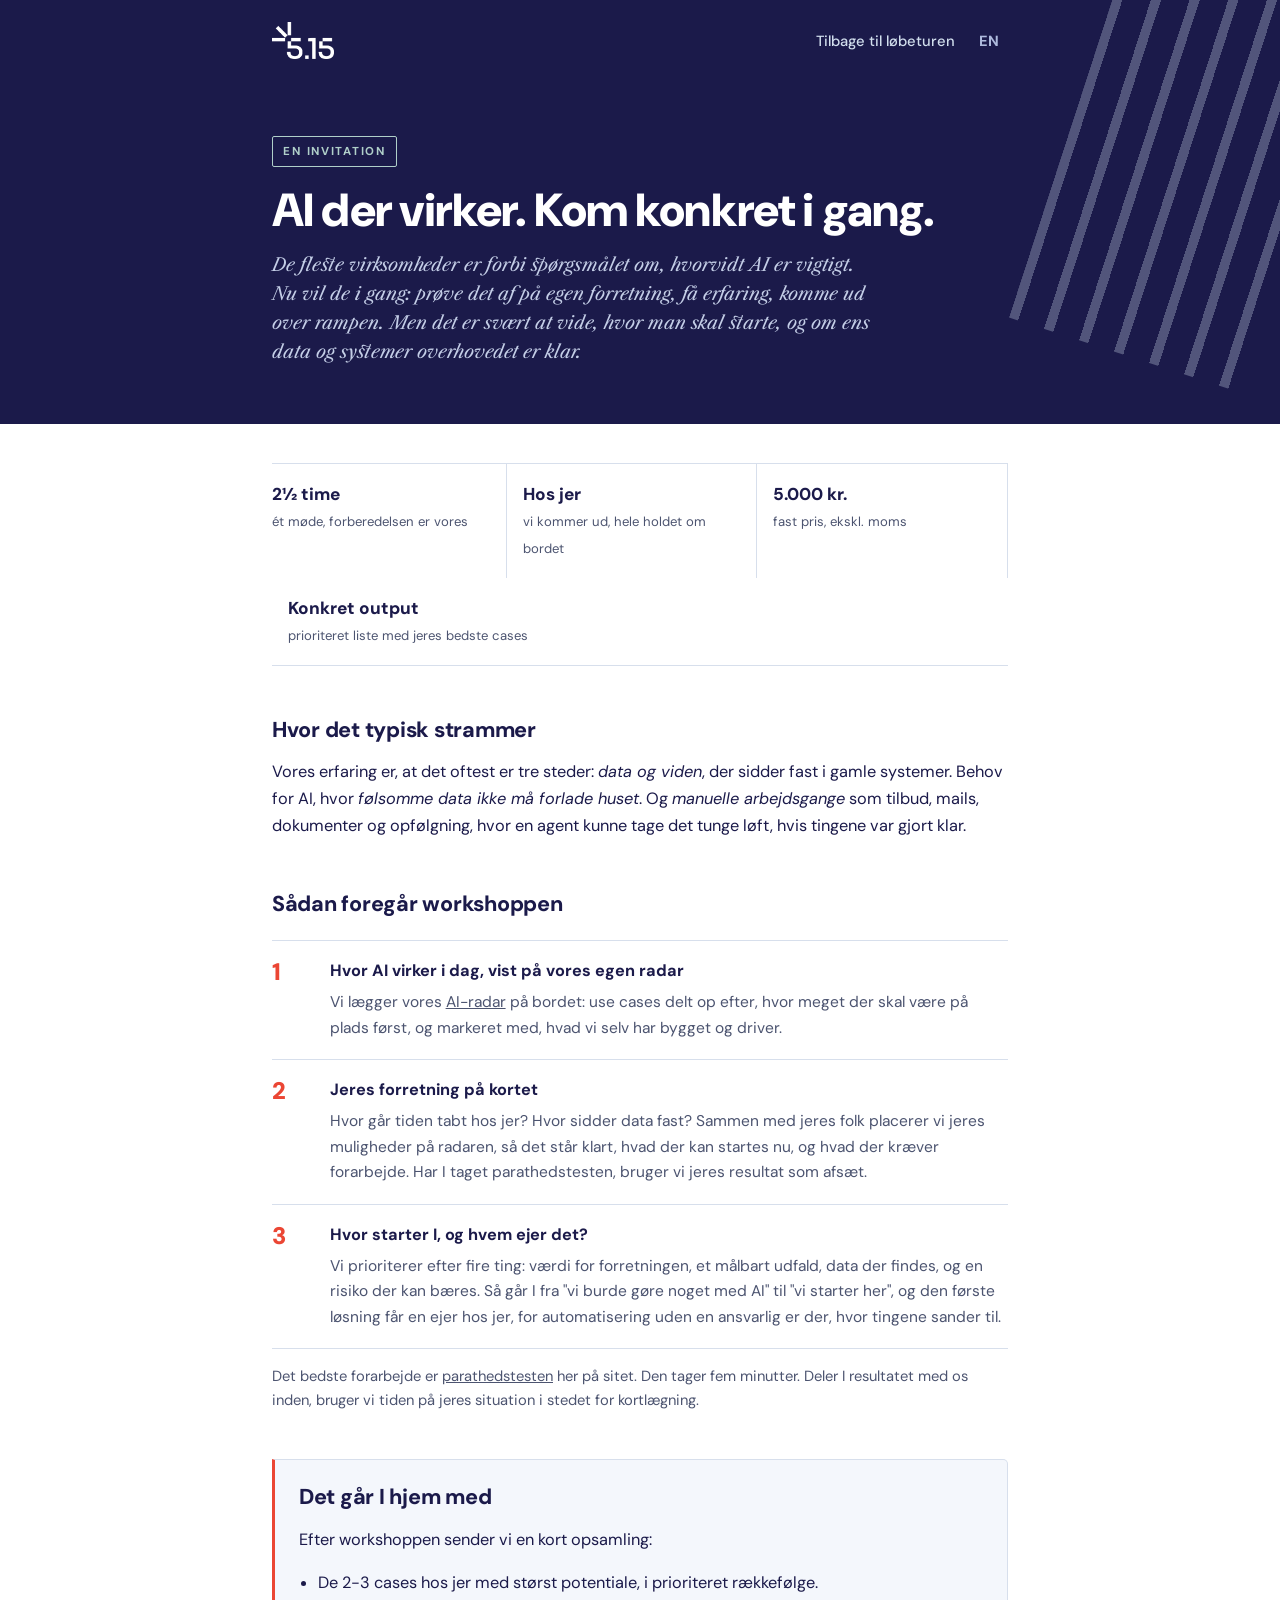
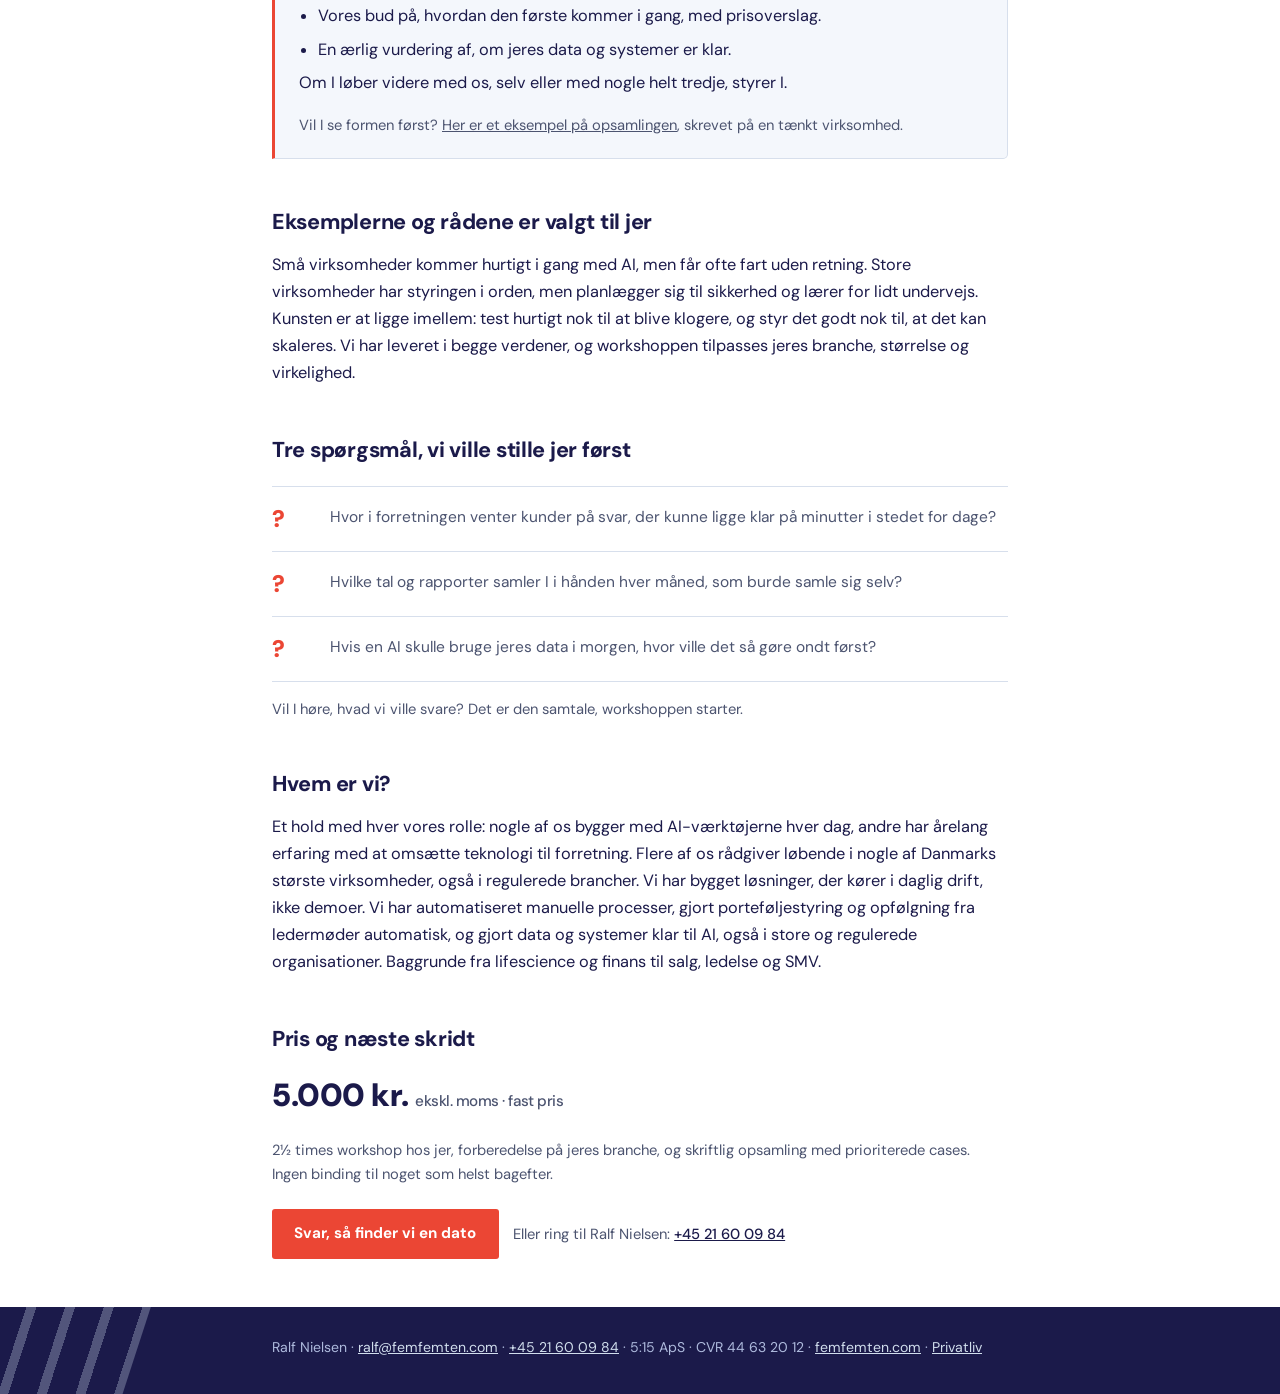
<file: workshop.html>
<!doctype html>
<html lang="da" data-theme="light">
<head>
<meta charset="utf-8">
<meta name="robots" content="noindex">
<meta name="viewport" content="width=device-width, initial-scale=1">
<meta name="description" content="AI-workshop på 2½ time hos jer: vores AI-radar på bordet, jeres muligheder placeret på kortet, og en prioriteret plan. Fast pris.">
<title>AI der virker</title>
<meta property="og:type" content="website">
<meta property="og:title" content="AI der virker. Kom konkret i gang.">
<meta property="og:description" content="En workshop på 2½ time hos jer: vores AI-radar på bordet, jeres muligheder placeret på kortet, og en prioriteret plan. Fast pris.">
<meta property="og:url" content="https://femfemten.com/workshop.html">
<meta property="og:image" content="https://femfemten.com/share.png">
<meta name="twitter:card" content="summary_large_image">
<link rel="icon" type="image/png" href="logo.png">
<link rel="stylesheet" href="https://fonts.googleapis.com/css2?family=DM+Sans:opsz,wght@9..40,400;9..40,500;9..40,700;9..40,800;9..40,900&family=Libre+Caslon+Text:ital@0;1&display=swap">
<style>
  :root {
    --navy: #1b1a4a;
    --lightblue: #d1deed;
    --sage: #b0cfc9;
    --orange: #eb4634;
    --paper: #ffffff;
    --ink: #1b1a4a;
    --ink-soft: #4c5470;
    --line: #d7dfec;
    --card: #f4f7fc;
    --band-ink: #f4f7fc;
    --band-soft: #c3cde6;
  }
  @media (prefers-color-scheme: dark) {
    :root:not([data-theme="light"]) {
      --paper: #121129;
      --ink: #e9edf6;
      --ink-soft: #a9b1c9;
      --line: #312f60;
      --card: #1e1d4a;
      --orange: #f0604f;
    }
  }
  :root[data-theme="dark"] {
    --paper: #121129;
    --ink: #e9edf6;
    --ink-soft: #a9b1c9;
    --line: #312f60;
    --card: #1e1d4a;
    --orange: #f0604f;
  }

  body {
    background: var(--paper);
    color: var(--ink);
    font-family: "DM Sans", "Helvetica Neue", Arial, sans-serif;
    font-size: 1.02rem;
    line-height: 1.65;
    margin: 0;
  }
  .wrap { max-width: 46rem; margin: 0 auto; padding: 0 1.4rem; }
  a { color: inherit; }

  .lines {
    position: absolute; pointer-events: none;
    background: repeating-linear-gradient(90deg,
      rgba(209,222,237,0.3) 0 0.6rem, transparent 0.6rem 2.3rem);
    transform: rotate(18deg);
  }

  .heroband {
    background: #1b1a4a; color: var(--band-ink);
    position: relative; overflow: hidden;
  }
  .heroband .lines { right: -3rem; top: -5rem; width: 16rem; height: 28rem; }
  .topbar {
    display: flex; align-items: center; justify-content: space-between;
    gap: 1rem; padding: 1.4rem 0; position: relative; z-index: 1;
  }
  .wordmark {
    font-weight: 900; font-size: 1.2rem; letter-spacing: -0.01em;
    color: #ffffff; text-decoration: none; display: inline-flex; align-items: center;
  }
  .wordmark img {
    height: 2.3rem; width: auto; display: block;
    filter: brightness(0) invert(1);
  }
  .langswitch {
    background: none; border: none; cursor: pointer;
    font-family: inherit; font-weight: 700; font-size: 0.92rem;
    color: #aebadd; padding: 0.45rem 0.5rem; letter-spacing: 0.04em;
  }
  .langswitch:hover { color: #ffffff; }
  .langswitch:focus-visible { outline: 2px solid #d1deed; outline-offset: 2px; }

  .hero { padding: 3.4rem 0 3.6rem; position: relative; z-index: 1; }
  .eyebrow {
    display: inline-block; font-size: 0.72rem; font-weight: 700;
    text-transform: uppercase; letter-spacing: 0.15em;
    color: var(--sage); border: 1px solid var(--sage);
    border-radius: 2px; padding: 0.32rem 0.65rem; margin-bottom: 1.1rem;
  }
  .heroband h1 {
    font-size: clamp(1.9rem, 5.5vw, 2.9rem); font-weight: 900;
    line-height: 1.08; letter-spacing: -0.018em; text-wrap: balance;
    color: #ffffff; margin: 0 0 1rem;
  }
  .lede {
    font-family: "Libre Caslon Text", Georgia, serif; font-style: italic;
    font-size: 1.13rem; line-height: 1.6; color: var(--band-soft);
    max-width: 38rem; margin: 0;
  }

  .facts {
    display: flex; flex-wrap: wrap; gap: 0;
    border-block: 1px solid var(--line);
    margin: 2.4rem 0 0;
  }
  .fact {
    flex: 1 1 10rem; padding: 1rem 1rem 1rem 0; padding-left: 1rem;
    border-right: 1px solid var(--line);
  }
  .fact:first-child { padding-left: 0; }
  .fact:last-child { border-right: none; }
  .fact b {
    display: block; font-size: 1.08rem; font-weight: 800;
    font-variant-numeric: tabular-nums;
  }
  .fact span { font-size: 0.82rem; color: var(--ink-soft); }

  h2 {
    font-size: 1.35rem; font-weight: 800; letter-spacing: -0.012em;
    text-wrap: balance; margin: 0 0 0.7rem;
  }
  section { margin: 2.9rem 0; }
  p { margin: 0 0 1rem; }

  .steps { display: flex; flex-direction: column; margin-top: 1.1rem; }
  .step {
    display: grid; grid-template-columns: 2.6rem 1fr; gap: 0 1rem;
    padding: 1.1rem 0; border-top: 1px solid var(--line);
  }
  .step:last-child { border-bottom: 1px solid var(--line); }
  .step-n {
    font-weight: 900; font-size: 1.5rem; color: var(--orange);
    line-height: 1.2; font-variant-numeric: tabular-nums;
  }
  .step h3 { margin: 0 0 0.3rem; font-size: 1.02rem; font-weight: 700; }
  .step p { margin: 0; color: var(--ink-soft); font-size: 0.97rem; }

  .outcome {
    background: var(--card); border: 1px solid var(--line);
    border-left: 3px solid var(--orange); border-radius: 0 5px 5px 0;
    padding: 1.3rem 1.5rem;
  }
  .outcome ul { margin: 0.6rem 0 0; padding-left: 1.2rem; }
  .outcome li { margin-bottom: 0.4rem; }

  .price {
    font-size: 2rem; font-weight: 900; letter-spacing: -0.015em;
    font-variant-numeric: tabular-nums;
  }
  .price small { font-size: 0.95rem; font-weight: 500; color: var(--ink-soft); }
  .fineprint { color: var(--ink-soft); font-size: 0.92rem; }

  .cta { margin-top: 1.4rem; display: flex; flex-wrap: wrap; gap: 0.9rem; align-items: center; }
  .btn {
    display: inline-block; background: var(--orange); color: #ffffff;
    text-decoration: none; font-weight: 700; font-size: 0.95rem;
    padding: 0.8rem 1.4rem; border-radius: 3px;
  }
  .btn:hover { filter: brightness(1.07); }
  .btn:focus-visible { outline: 2px solid var(--navy); outline-offset: 2px; }
  .cta .alt { font-size: 0.92rem; color: var(--ink-soft); }
  .cta .alt a { color: var(--ink); font-weight: 500; }

  .footband {
    background: #1b1a4a; color: #aebadd; position: relative; overflow: hidden;
    margin-top: 3rem;
  }
  .footband .lines { left: -4rem; bottom: -8rem; width: 12rem; height: 20rem; }
  .footband footer {
    padding: 1.8rem 0 2.2rem; font-size: 0.88rem;
    position: relative; z-index: 1;
  }
  .footband a { color: #d1deed; }
  .navlink{color:#d1deed;text-decoration:none;font-size:.92rem;font-weight:500;margin-left:auto}
  .navlink:hover{color:#fff}
</style>
</head>
<body>
<div class="heroband">
  <div class="lines"></div>
  <div class="wrap">
    <nav class="topbar">
      <a class="wordmark" href="corporate.html" aria-label="5:15 Consultancy, corporate"><img src="logo.png" alt="5.15"></a>
      <a class="navlink" href="/" data-goatcounter-click="skift-til-loebetur" data-goatcounter-title="Skift: tilbage til løbeturen">Tilbage til løbeturen</a>
        <button class="langswitch" id="langswitch" type="button" aria-label="Switch language">EN</button>
    </nav>
    <header class="hero">
      <span class="eyebrow" id="tilbadge" data-i18n="badge">En invitation</span>
      <h1 id="headline" data-i18n="h1">AI der virker. Kom konkret i&nbsp;gang.</h1>
      <p class="lede" data-i18n="lede">De fleste virksomheder er forbi spørgsmålet om, hvorvidt AI er vigtigt. Nu vil de i gang: prøve det af på egen forretning, få erfaring, komme ud over rampen. Men det er svært at vide, hvor man skal starte, og om ens data og systemer overhovedet er klar.</p>
    </header>
  </div>
</div>

<div class="wrap">
  <div class="facts">
    <div class="fact"><b data-i18n="f1b">2½ time</b><span data-i18n="f1s">ét møde, forberedelsen er vores</span></div>
    <div class="fact"><b data-i18n="f2b">Hos jer</b><span data-i18n="f2s">vi kommer ud, hele holdet om bordet</span></div>
    <div class="fact"><b data-i18n="f3b">5.000 kr.</b><span data-i18n="f3s">fast pris, ekskl. moms</span></div>
    <div class="fact"><b data-i18n="f4b">Konkret output</b><span data-i18n="f4s">prioriteret liste med jeres bedste cases</span></div>
  </div>

  <section>
    <h2 data-i18n="pinchH">Hvor det typisk strammer</h2>
    <p data-i18n="pinchP">Vores erfaring er, at det oftest er tre steder: <em>data og viden</em>, der sidder fast i gamle systemer. Behov for AI, hvor <em>følsomme data ikke må forlade huset</em>. Og <em>manuelle arbejdsgange</em> som tilbud, mails, dokumenter og opfølgning, hvor en agent kunne tage det tunge løft, hvis tingene var gjort klar.</p>
  </section>

  <section>
    <h2 data-i18n="howH">Sådan foregår workshoppen</h2>
    <div class="steps">
      <div class="step">
        <div class="step-n">1</div>
        <div>
          <h3 data-i18n="st1h">Hvor AI virker i dag, vist på vores egen radar</h3>
          <p data-i18n="st1p">Vi lægger vores <a href="radar.html">AI-radar</a> på bordet: use cases delt op efter, hvor meget der skal være på plads først, og markeret med, hvad vi selv har bygget og driver.</p>
        </div>
      </div>
      <div class="step">
        <div class="step-n">2</div>
        <div>
          <h3 data-i18n="st2h">Jeres forretning på kortet</h3>
          <p data-i18n="st2p">Hvor går tiden tabt hos jer? Hvor sidder data fast? Sammen med jeres folk placerer vi jeres muligheder på radaren, så det står klart, hvad der kan startes nu, og hvad der kræver forarbejde. Har I taget parathedstesten, bruger vi jeres resultat som afsæt.</p>
        </div>
      </div>
      <div class="step">
        <div class="step-n">3</div>
        <div>
          <h3 data-i18n="st3h">Hvor starter I, og hvem ejer det?</h3>
          <p data-i18n="st3p">Vi prioriterer efter fire ting: værdi for forretningen, et målbart udfald, data der findes, og en risiko der kan bæres. Så går I fra "vi burde gøre noget med AI" til "vi starter her", og den første løsning får en ejer hos jer, for automatisering uden en ansvarlig er der, hvor tingene sander til.</p>
        </div>
      </div>
    </div>
    <p style="margin-top:0.9rem" class="fineprint" data-i18n="prepP">Det bedste forarbejde er <a href="test.html">parathedstesten</a> her på sitet. Den tager fem minutter. Deler I resultatet med os inden, bruger vi tiden på jeres situation i stedet for kortlægning.</p>
  </section>

  <section>
    <div class="outcome">
      <h2 data-i18n="outH">Det går I hjem med</h2>
      <p data-i18n="outP">Efter workshoppen sender vi en kort opsamling:</p>
      <ul>
        <li data-i18n="outA">De 2-3 cases hos jer med størst potentiale, i prioriteret rækkefølge.</li>
        <li data-i18n="outB">Vores bud på, hvordan den første kommer i gang, med prisoverslag.</li>
        <li data-i18n="outC">En ærlig vurdering af, om jeres data og systemer er klar.</li>
      </ul>
      <p data-i18n="outD">Om I løber videre med os, selv eller med nogle helt tredje, styrer I.</p>
      <p class="fineprint" style="margin-bottom:0" data-i18n="outEx">Vil I se formen først? <a href="eksempel-opsamling.pdf">Her er et eksempel på opsamlingen</a>, skrevet på en tænkt virksomhed.</p>
    </div>
  </section>

  <section>
    <h2 data-i18n="fitH">Eksemplerne og rådene er valgt til jer</h2>
    <p id="branchelinje" data-i18n="fitP">Små virksomheder kommer hurtigt i gang med AI, men får ofte fart uden retning. Store virksomheder har styringen i orden, men planlægger sig til sikkerhed og lærer for lidt undervejs. Kunsten er at ligge imellem: test hurtigt nok til at blive klogere, og styr det godt nok til, at det kan skaleres. Vi har leveret i begge verdener, og workshoppen tilpasses jeres branche, størrelse og virkelighed.</p>
  </section>

  <section>
    <h2 data-i18n="qH">Tre spørgsmål, vi ville stille jer først</h2>
    <div class="steps">
      <div class="step">
        <div class="step-n">?</div>
        <div><p data-i18n="q1">Hvor i forretningen venter kunder på svar, der kunne ligge klar på minutter i stedet for dage?</p></div>
      </div>
      <div class="step">
        <div class="step-n">?</div>
        <div><p data-i18n="q2">Hvilke tal og rapporter samler I i hånden hver måned, som burde samle sig selv?</p></div>
      </div>
      <div class="step">
        <div class="step-n">?</div>
        <div><p data-i18n="q3">Hvis en AI skulle bruge jeres data i morgen, hvor ville det så gøre ondt først?</p></div>
      </div>
    </div>
    <p style="margin-top:0.9rem" class="fineprint" data-i18n="qP">Vil I høre, hvad vi ville svare? Det er den samtale, workshoppen starter.</p>
  </section>

  <section>
    <h2 data-i18n="whoH">Hvem er vi?</h2>
    <p data-i18n="whoP">Et hold med hver vores rolle: nogle af os bygger med AI-værktøjerne hver dag, andre har årelang erfaring med at omsætte teknologi til forretning. Flere af os rådgiver løbende i nogle af Danmarks største virksomheder, også i regulerede brancher. Vi har bygget løsninger, der kører i daglig drift, ikke demoer. Vi har automatiseret manuelle processer, gjort porteføljestyring og opfølgning fra ledermøder automatisk, og gjort data og systemer klar til AI, også i store og regulerede organisationer. Baggrunde fra lifescience og finans til salg, ledelse og SMV.</p>
  </section>

  <section>
    <h2 data-i18n="prH">Pris og næste skridt</h2>
    <p class="price" data-i18n="prP">5.000 kr. <small>ekskl. moms · fast pris</small></p>
    <p class="fineprint" data-i18n="prF">2½ times workshop hos jer, forberedelse på jeres branche, og skriftlig opsamling med prioriterede cases. Ingen binding til noget som helst bagefter.</p>
    <div class="cta">
      <a class="btn" href="mailto:ralf@femfemten.com?subject=AI-workshop" data-i18n="ctaB">Svar, så finder vi en dato</a>
      <span class="alt" data-i18n="ctaA">Eller ring til Ralf Nielsen: <a href="tel:+4521600984">+45 21 60 09 84</a></span>
    </div>
  </section>
</div>

<div class="footband">
  <div class="lines"></div>
  <div class="wrap">
    <footer>
      <span>Ralf Nielsen · <a href="mailto:ralf@femfemten.com">ralf@femfemten.com</a> · <a href="tel:+4521600984">+45 21 60 09 84</a> · 5:15 ApS · CVR 44 63 20 12 · <a href="index.html">femfemten.com</a> · <a href="privatliv.html">Privatliv</a></span>
    </footer>
  </div>
</div>

<script>
  (function () {
    var t = {
      da: {
        badge: 'En invitation',
        h1: 'AI der virker. Kom konkret i&nbsp;gang.',
        lede: 'De fleste virksomheder er forbi spørgsmålet om, hvorvidt AI er vigtigt. Nu vil de i gang: prøve det af på egen forretning, få erfaring, komme ud over rampen. Men det er svært at vide, hvor man skal starte, og om ens data og systemer overhovedet er klar.',
        f1b: '2½ time', f1s: 'ét møde, forberedelsen er vores',
        f2b: 'Hos jer', f2s: 'vi kommer ud, hele holdet om bordet',
        f3b: '5.000 kr.', f3s: 'fast pris, ekskl. moms',
        f4b: 'Konkret output', f4s: 'prioriteret liste med jeres bedste cases',
        pinchH: 'Hvor det typisk strammer',
        pinchP: 'Vores erfaring er, at det oftest er tre steder: <em>data og viden</em>, der sidder fast i gamle systemer. Behov for AI, hvor <em>følsomme data ikke må forlade huset</em>. Og <em>manuelle arbejdsgange</em> som tilbud, mails, dokumenter og opfølgning, hvor en agent kunne tage det tunge løft, hvis tingene var gjort klar.',
        howH: 'Sådan foregår workshoppen',
        st1h: 'Hvor AI virker i dag, vist på vores egen radar',
        st1p: 'Vi lægger vores <a href="radar.html">AI-radar</a> på bordet: use cases delt op efter, hvor meget der skal være på plads først, og markeret med, hvad vi selv har bygget og driver.',
        st2h: 'Jeres forretning på kortet',
        st2p: 'Hvor går tiden tabt hos jer? Hvor sidder data fast? Sammen med jeres folk placerer vi jeres muligheder på radaren, så det står klart, hvad der kan startes nu, og hvad der kræver forarbejde. Har I taget parathedstesten, bruger vi jeres resultat som afsæt.',
        st3h: 'Hvor starter I, og hvem ejer det?',
        st3p: 'Vi prioriterer efter fire ting: værdi for forretningen, et målbart udfald, data der findes, og en risiko der kan bæres. Så går I fra "vi burde gøre noget med AI" til "vi starter her", og den første løsning får en ejer hos jer, for automatisering uden en ansvarlig er der, hvor tingene sander til.',
        prepP: 'Det bedste forarbejde er <a href="test.html">parathedstesten</a> her på sitet. Den tager fem minutter. Deler I resultatet med os inden, bruger vi tiden på jeres situation i stedet for kortlægning.',
        outH: 'Det går I hjem med',
        outP: 'Efter workshoppen sender vi en kort opsamling:',
        outA: 'De 2-3 cases hos jer med størst potentiale, i prioriteret rækkefølge.',
        outB: 'Vores bud på, hvordan den første kommer i gang, med prisoverslag.',
        outC: 'En ærlig vurdering af, om jeres data og systemer er klar.',
        outD: 'Om I løber videre med os, selv eller med nogle helt tredje, styrer I.',
        outEx: 'Vil I se formen først? <a href="eksempel-opsamling.pdf">Her er et eksempel på opsamlingen</a>, skrevet på en tænkt virksomhed.',
        fitH: 'Eksemplerne og rådene er valgt til jer',
        fitP: 'Små virksomheder kommer hurtigt i gang med AI, men får ofte fart uden retning. Store virksomheder har styringen i orden, men planlægger sig til sikkerhed og lærer for lidt undervejs. Kunsten er at ligge imellem: test hurtigt nok til at blive klogere, og styr det godt nok til, at det kan skaleres. Vi har leveret i begge verdener, og workshoppen tilpasses jeres branche, størrelse og virkelighed.',
        qH: 'Tre spørgsmål, vi ville stille jer først',
        q1: 'Hvor i forretningen venter kunder på svar, der kunne ligge klar på minutter i stedet for dage?',
        q2: 'Hvilke tal og rapporter samler I i hånden hver måned, som burde samle sig selv?',
        q3: 'Hvis en AI skulle bruge jeres data i morgen, hvor ville det så gøre ondt først?',
        qP: 'Vil I høre, hvad vi ville svare? Det er den samtale, workshoppen starter.',
        whoH: 'Hvem er vi?',
        whoP: 'Et hold med hver vores rolle: nogle af os bygger med AI-værktøjerne hver dag, andre har årelang erfaring med at omsætte teknologi til forretning. Flere af os rådgiver løbende i nogle af Danmarks største virksomheder, også i regulerede brancher. Vi har bygget løsninger, der kører i daglig drift, ikke demoer. Vi har automatiseret manuelle processer, gjort porteføljestyring og opfølgning fra ledermøder automatisk, og gjort data og systemer klar til AI, også i store og regulerede organisationer. Baggrunde fra lifescience og finans til salg, ledelse og SMV.',
        prH: 'Pris og næste skridt',
        prP: '5.000 kr. <small>ekskl. moms · fast pris</small>',
        prF: '2½ times workshop hos jer, forberedelse på jeres branche, og skriftlig opsamling med prioriterede cases. Ingen binding til noget som helst bagefter.',
        ctaB: 'Svar, så finder vi en dato',
        ctaA: 'Eller ring til Ralf Nielsen: <a href="tel:+4521600984">+45 21 60 09 84</a>',
        persBadge: 'Forberedt til {X}',
        persH1: 'En AI-workshop hos {X}. Konkret, på 2½ time.',
        persTitle: 'AI-workshop · {X}',
        persBranche: 'Vi møder ikke op med et standardoplæg. Inden workshoppen sætter vi os ind i {B}, og eksemplerne vi viser, er valgt efter, hvor virksomheder som jeres typisk henter mest værdi. Kunsten er at teste hurtigt nok til at blive klogere, og styre det godt nok til, at det kan skaleres. Vi har leveret i begge verdener.'
      },
      en: {
        badge: 'An invitation',
        h1: 'AI that works. Get properly&nbsp;started.',
        lede: 'Most companies are past the question of whether AI matters. Now they want in: to try it on their own business, build experience, get off the ground. What’s hard is knowing where to start, and whether your data and systems are even ready.',
        f1b: '2½ hours', f1s: 'one meeting, the preparation is ours',
        f2b: 'At your offices', f2s: 'we come to you, whole team at the table',
        f3b: 'DKK 5,000', f3s: 'fixed fee, ex. VAT',
        f4b: 'Tangible output', f4s: 'a ranked list of your best cases',
        pinchH: 'Where it usually pinches',
        pinchP: 'In our experience it comes down to three places: <em>data and knowledge</em> stuck in old systems. A need for AI where <em>sensitive data can’t leave the building</em>. And <em>manual workflows</em> like quotes, emails, documents and follow-ups, where an agent could do the heavy lifting if things were set up for it.',
        howH: 'How the workshop runs',
        st1h: 'Where AI works today, shown on our own radar',
        st1p: 'We put our <a href="radar.html">AI radar</a> on the table: use cases organised by how much needs to be in place first, and marked with what we have built and run ourselves.',
        st2h: 'Your business on the map',
        st2p: 'Where does time leak? Where is data stuck? Together with your people we place your opportunities on the radar, so it becomes clear what can start now and what needs groundwork first. If you have taken the readiness test, we use your result as the starting point.',
        st3h: 'Where do you start, and who owns it?',
        st3p: 'We prioritise by four things: value to the business, a measurable outcome, data that exists, and a risk you can carry. That takes you from “we should do something with AI” to “we start here”, and the first solution gets an owner on your side, because automation without a responsible person is where things silt up.',
        prepP: 'The best preparation is the <a href="test.html">readiness test</a> on this site. It takes five minutes. Share your result with us beforehand, and we spend the time on your situation instead of mapping.',
        outH: 'What you take home',
        outP: 'After the workshop we send a short summary:',
        outA: 'Your 2-3 highest-potential cases, ranked.',
        outB: 'Our take on how to get the first one moving, with a price estimate.',
        outC: 'An honest assessment of whether your data and systems are ready.',
        outD: 'Whether you continue with us, on your own, or with someone else entirely is up to you.',
        outEx: 'Want to see the format first? <a href="eksempel-opsamling.pdf">Here is an example of the summary</a>, written for a fictional company (in Danish).',
        fitH: 'The examples are chosen for you',
        fitP: 'Small companies get going quickly with AI but often gain speed without direction. Large companies have the governance in place but try to plan their way to certainty and learn too little along the way. The art is in between: test fast enough to learn, govern well enough to scale. We’ve delivered in both worlds, and the workshop is tailored to your industry, size and reality.',
        qH: 'Three questions we’d ask you first',
        q1: 'Where in your business are customers waiting days for answers that could be ready in minutes?',
        q2: 'Which numbers and reports do you assemble by hand every month that should assemble themselves?',
        q3: 'If an AI had to use your data tomorrow, where would it hurt first?',
        qP: 'Want to hear how we’d answer? That’s the conversation the workshop starts.',
        whoH: 'Who are we?',
        whoP: 'A team where everyone plays a different position: some of us build with AI tools every day, others have spent years turning technology into business. Several of us advise some of Denmark’s largest companies on an ongoing basis, in regulated industries too. We’ve built solutions that run in daily operations, not demos. We’ve automated manual processes, made portfolio tracking and leadership follow-up automatic, and made data and systems AI-ready, in large regulated organisations too. Backgrounds spanning life science and finance to sales, leadership and SMEs.',
        prH: 'Fee and next step',
        prP: 'DKK 5,000 <small>ex. VAT · fixed fee</small>',
        prF: 'A 2½-hour workshop at your offices, preparation on your industry, and a written summary with ranked cases. No strings attached.',
        ctaB: 'Reply and we’ll find a date',
        ctaA: 'Or call Ralf Nielsen: <a href="tel:+4521600984">+45 21 60 09 84</a>',
        persBadge: 'Prepared for {X}',
        persH1: 'An AI workshop at {X}. Specific, in 2½ hours.',
        persTitle: 'AI workshop · {X}',
        persBranche: 'We don’t show up with a stock deck. Before the workshop we read up on {B}, and the examples we bring are chosen for where companies like yours typically gain the most. The art is to test fast enough to learn, and govern well enough to scale. We’ve delivered in both worlds.'
      }
    };

    var p = new URLSearchParams(location.search);
    var til = (p.get('til') || p.get('firma') || '').trim().slice(0, 60);
    var branche = (p.get('branche') || '').trim().slice(0, 60);
    var current = 'da';

    function apply(lang) {
      if (!t[lang]) return;
      current = lang;
      document.documentElement.lang = lang;
      var dict = t[lang];
      var els = document.querySelectorAll('[data-i18n]');
      for (var i = 0; i < els.length; i++) {
        var key = els[i].getAttribute('data-i18n');
        if (dict[key]) els[i].innerHTML = dict[key];
      }
      if (til) {
        document.getElementById('tilbadge').textContent = dict.persBadge.replace('{X}', til);
        document.getElementById('headline').textContent = dict.persH1.replace('{X}', til);
        document.title = dict.persTitle.replace('{X}', til);
      } else {
        document.title = lang === 'da' ? 'AI der virker' : 'AI that works';
      }
      if (branche) {
        document.getElementById('branchelinje').textContent = dict.persBranche.replace('{B}', branche);
      }
      document.getElementById('langswitch').textContent = lang === 'da' ? 'EN' : 'DA';
      try { localStorage.setItem('lang', lang); } catch (e) {}
    }

    document.getElementById('langswitch').addEventListener('click', function () {
      apply(current === 'da' ? 'en' : 'da');
    });

    var initial = 'da';
    var qp = p.get('lang');
    if (qp === 'en' || qp === 'da') { initial = qp; }
    else { try { var s = localStorage.getItem('lang'); if (s === 'en' || s === 'da') initial = s; } catch (e) {} }
    apply(initial);
  })();
</script>
<script>
  window.goatcounter = {
    path: function () {
      var p = new URLSearchParams(location.search);
      var path = location.pathname;
      if (p.get('til')) path += '?til=' + p.get('til');
      return path;
    }
  };
  document.addEventListener('click', function (e) {
    var a = e.target.closest ? e.target.closest('a') : null;
    if (!a || !window.goatcounter || !window.goatcounter.count) return;
    var h = a.getAttribute('href') || '';
    if (h.indexOf('mailto:') === 0) goatcounter.count({ path: 'klik-mail', title: 'Klik: skriv mail', event: true });
    else if (h.indexOf('tel:') === 0) goatcounter.count({ path: 'klik-ring', title: 'Klik: ring op', event: true });
  });
</script>
<script data-goatcounter="https://femfemten.goatcounter.com/count" async src="//gc.zgo.at/count.js"></script>
</body>
</html>
</file>
<file: style.css>
@font-face{font-family:Run;src:local("Helvetica Neue"),local("Arial");font-display:swap}
:root{--ink:#edeff2;--muted:rgba(241,241,241,.62);--acid:#93b8f6;--dark:#0e0f11;--line:rgba(238,238,238,.22);--beat:.455s;color-scheme:dark;font-family:Run,"Helvetica Neue",Arial,sans-serif;font-size:16px}
*{box-sizing:border-box}html,body{margin:0;width:100%;height:100%;min-height:100%;background:var(--dark);color:var(--ink)}body{overflow:hidden;overscroll-behavior:none;-webkit-font-smoothing:antialiased}button,a{-webkit-tap-highlight-color:transparent}button{font:inherit;color:inherit;cursor:pointer}button{border:0;background:none}button:focus-visible,a:focus-visible{outline:2px solid var(--acid);outline-offset:7px}button:disabled{cursor:default}::selection{background:var(--acid);color:var(--dark)}.skip{position:fixed;left:20px;top:-100px;z-index:30;background:var(--acid);color:#111214;padding:12px}.skip:focus{top:20px}
.scenery{position:fixed;inset:-2%;overflow:hidden;background:#17181a;transition:filter .9s,transform 1.2s;will-change:transform}.scenery canvas,.photo-fallback{position:absolute;inset:0;width:100%;height:100%}.photo-fallback{background:url('/assets/coast.jpg') center/cover;z-index:0;animation:gentle-run 1.25s ease-in-out infinite}.scenery canvas{z-index:1;opacity:0;transition:opacity 1.5s}.scenery.ready canvas{opacity:1}.scenery.ready .photo-fallback{animation:none}.atmosphere{position:fixed;inset:0;pointer-events:none;background:linear-gradient(90deg,rgba(16,16,16,.71) 0%,rgba(16,16,16,.46) 36%,rgba(16,16,16,.08) 68%,rgba(16,16,16,.2) 100%),linear-gradient(0deg,rgba(13,13,13,.92),transparent 31%,transparent 72%,rgba(13,13,13,.53));z-index:2}.visor{position:fixed;top:-86px;left:-8%;width:116%;height:147px;z-index:5;border-radius:0 0 50% 50%;background:linear-gradient(180deg,#0e0e10 78%,rgba(17,17,17,.95) 95%,rgba(17,17,17,.12));box-shadow:0 15px 34px rgba(10,10,10,.22);pointer-events:none}.lens-edge{position:fixed;inset:15px 12px 16px;border:1px solid rgba(231,231,231,.10);border-radius:45% 45% 13% 13% / 9% 9% 20% 20%;box-shadow:inset 0 0 70px rgba(9,9,9,.14);z-index:3;pointer-events:none}.lens-flash{position:fixed;inset:0;z-index:9;pointer-events:none;opacity:0;background:linear-gradient(110deg,transparent 15%,rgba(225,225,225,.14) 48%,rgba(250,250,250,.30) 50%,transparent 55%);transform:translateX(-110%)}.lens-flash.changing{animation:lens-sweep .6s ease-out}
.header{position:fixed;z-index:8;top:0;left:0;width:100%;display:flex;align-items:center;gap:34px;padding:44px 5.4% 0}.wordmark{padding:0;font-weight:800;letter-spacing:-.07em;font-size:34px;line-height:1;position:relative}.wordmark-dot{position:absolute;font-size:10px;letter-spacing:0;top:1px;right:-12px}.header-caption{font-size:14px;letter-spacing:.02em;color:rgba(241,241,241,.79)}.motion{margin-left:auto;font-size:13px;display:flex;align-items:center;gap:10px;padding:10px 0 10px 14px;min-height:44px;color:rgba(241,241,241,.78)}#motionIcon{font-size:15px;letter-spacing:2px}.motion:hover{color:var(--acid)}
main{position:fixed;inset:0;z-index:4;pointer-events:none}main button,main section{pointer-events:auto}.chapter-marker{position:absolute;top:24.2%;left:5.4%;display:flex;align-items:center;gap:13px;font-size:12px;font-weight:500;letter-spacing:.13em;color:rgba(241,241,241,.77)}.marker-line{width:34px;height:1px;background:var(--acid)}.lens{position:absolute;left:11%;top:32%;max-width:640px;width:51%;outline:none;transition:opacity .25s,filter .3s,transform .4s}.lens.switching{opacity:0;filter:blur(9px);transform:translateY(14px) scale(.99)}.eyebrow{font-size:12px;font-weight:500;letter-spacing:.16em;color:var(--acid);margin:0 0 21px}.lens h1{font-weight:400;font-size:clamp(3.7rem,6.3vw,7.1rem);line-height:.99;letter-spacing:-.065em;margin:0 0 27px;text-wrap:balance;text-shadow:0 2px 32px rgba(0,0,0,.05)}.body-copy{font-size:clamp(1rem,1.25vw,1.18rem);line-height:1.65;letter-spacing:-.01em;max-width:420px;margin:0 0 19px;color:rgba(248,248,248,.9)}.lens-note{font-size:14px;color:var(--muted);line-height:1.6;margin:0;max-width:390px}.lens-action{padding:14px 0;margin-top:20px;display:flex;align-items:center;gap:33px;font-size:14px;font-weight:500;color:var(--acid);border-bottom:1px solid rgba(207,207,207,.42)}.lens-action span{font-size:23px;transition:transform .25s}.lens-action:hover span{transform:translate(3px,-3px)}.horizon-caption{position:absolute;right:7%;top:42%;writing-mode:vertical-rl;font-size:10px;letter-spacing:.22em;color:rgba(239,239,239,.43)}
.notification{position:absolute;right:7.8%;bottom:23%;width:304px;padding:19px 21px 14px;background:linear-gradient(125deg,rgba(26,26,26,.62),rgba(26,26,26,.36));border:1px solid rgba(239,239,239,.26);border-radius:3px 24px 3px 3px;backdrop-filter:blur(15px);-webkit-backdrop-filter:blur(15px);box-shadow:0 8px 25px rgba(8,8,8,.06);transform:rotate(-1.7deg);pointer-events:auto;transition:transform .3s,background .3s}.notification:hover{transform:rotate(0);background:rgba(26,26,26,.78)}.notification-kicker{font-size:10px;letter-spacing:.13em;display:flex;align-items:center;gap:8px;color:var(--acid)}.signal-dot{display:inline-block;width:5px;height:5px;border-radius:50%;background:var(--acid);box-shadow:0 0 8px rgba(207,207,207,.4);animation:signal 3s infinite}.example-label{margin-left:auto;font-size:9px;letter-spacing:.08em;color:rgba(241,241,241,.56)}.notification-button{display:flex;align-items:center;gap:18px;text-align:left;width:100%;padding:17px 0 14px}.notification-button strong{display:block;font-size:17px;line-height:1.4;font-weight:400;letter-spacing:-.015em;margin-bottom:5px}.notification-button span span{font-size:13px;color:var(--muted);line-height:1.5;display:block}.watch-glyph{width:25px;flex-shrink:0;color:var(--acid)}.watch-glyph svg{width:24px;fill:none;stroke:currentColor;stroke-width:1.2;stroke-linecap:round}.notification-foot{display:flex;justify-content:space-between;border-top:1px solid rgba(241,241,241,.15);padding-top:10px;font-size:11px;color:rgba(241,241,241,.62);pointer-events:none}
.cockpit{position:fixed;z-index:7;bottom:0;left:0;width:100%;padding:0 5.4% 38px;display:flex;align-items:flex-end;gap:6%}.telemetry{display:flex;gap:28px;align-items:flex-end;min-width:265px}.metric-label{font-size:10px;letter-spacing:.15em;color:var(--muted);display:block;margin-bottom:8px}.telemetry strong{font-weight:400;font-size:28px;line-height:1;font-variant-numeric:tabular-nums;letter-spacing:-.055em}.metric-unit{font-size:11px;color:rgba(241,241,241,.55)}.pulse>div{display:flex;gap:6px;align-items:center}.pulse strong{font-size:24px}.pulse .heart{font-size:15px;display:inline-block;color:var(--acid);animation:heartbeat var(--beat) ease-out infinite}.colon{animation:signal 2s ease-in-out infinite}.pulse-wave{width:69px;height:27px;stroke:var(--acid);fill:none;stroke-width:1;opacity:.7;margin-left:-12px;overflow:visible;stroke-dasharray:180;animation:pulse-line 2.2s linear infinite}.route{position:relative;display:flex;justify-content:space-between;flex:1;max-width:500px;margin-bottom:1px}.route-track{position:absolute;top:7px;left:8px;right:8px;height:1px;background:rgba(234,234,234,.27)}.route-track span{position:absolute;left:0;top:0;height:1px;width:0;background:var(--acid);transition:width .7s ease}.route-stop{padding:0;text-align:center;z-index:1;display:flex;flex-direction:column;align-items:center;gap:16px;min-height:42px;min-width:44px}.route-stop>span{height:15px;width:15px;display:block;border:1px solid transparent;border-radius:50%;position:relative;transition:border-color .3s}.route-stop>span:after{content:"";position:absolute;inset:5px;background:#94a098;border-radius:50%;transition:background .3s}.route-stop.active>span{border-color:var(--acid)}.route-stop.active>span:after,.route-stop:hover>span:after{background:var(--acid)}.route-stop b{font-weight:400;font-size:11px;color:rgba(241,241,241,.46);transition:color .3s}.route-stop.active b,.route-stop:hover b{color:var(--ink)}.scroll-cue{display:flex;align-items:center;gap:16px;font-size:11px;color:rgba(241,241,241,.60);white-space:nowrap;padding-bottom:2px;margin-left:auto}.scroll-arrow{font-size:24px;color:var(--acid);animation:scroll-breathe 2s ease-in-out infinite}
dialog{padding:0;border:0;background:transparent;max-width:none;max-height:none;inset:0;width:100%;height:100%;margin:0;color:var(--ink);overflow:auto}dialog::backdrop{background:rgba(9,9,9,.6);backdrop-filter:blur(12px);-webkit-backdrop-filter:blur(12px)}.watch-overlay{height:100%;min-height:650px;display:flex;align-items:center;padding:80px 8% 60px 0;position:relative;overflow:hidden;background:radial-gradient(ellipse at 23% 75%,rgba(62,62,62,.42),transparent 70%)}.close-watch{position:absolute;right:5.4%;top:40px;display:flex;gap:20px;align-items:center;font-size:13px;padding:10px;z-index:3;color:var(--muted)}.close-watch span{font-size:26px;color:var(--ink)}.close-watch:hover{color:var(--acid)}.watch-scene{position:relative;width:62%;aspect-ratio:1.5;flex-shrink:0;transform:translateX(-5%);animation:raise-watch .7s cubic-bezier(.2,.8,.2,1) both}.wrist{position:absolute;inset:0;width:100%;height:100%;object-fit:contain;pointer-events:none;filter:drop-shadow(10px 30px 20px rgba(0,0,0,.3))}.watch-screen{--status-color:var(--acid);position:absolute;left:43%;top:24%;width:24%;height:43%;border-radius:18%;background:#040405;display:flex;align-items:center;flex-direction:column;justify-content:center;padding:7% 5%;overflow:hidden;color:#f0f2f4}.watch-top{position:absolute;top:9%;left:12%;right:12%;display:flex;justify-content:space-between;font-size:clamp(8px,.7vw,12px);font-weight:700}.watch-top span:first-child{color:var(--status-color)}.watch-status-icon{font-size:clamp(25px,3vw,50px);line-height:1;color:var(--status-color);margin-top:14%;margin-bottom:5%}.watch-eyebrow{font-size:clamp(7px,.57vw,10px);color:#93a096;letter-spacing:.1em;margin:6% 0}.watch-screen h2{font-size:clamp(12px,1.3vw,23px);font-weight:500;line-height:1.15;letter-spacing:-.045em;text-align:center;margin:2% -16% 8%;max-width:150%}.watch-metric{text-align:center}.watch-metric strong{display:block;font-size:clamp(23px,2.7vw,46px);font-weight:500;letter-spacing:-.055em;color:var(--status-color);line-height:1.1}.watch-metric span{font-size:clamp(8px,.64vw,11px);display:block;color:#adb4aa;margin-top:8%}.watch-dots{position:absolute;bottom:6%;display:flex;gap:4px}.watch-dots i{width:3px;height:3px;border-radius:50%;background:#6e746c}.watch-dots i:first-child{background:var(--status-color)}.project-detail{position:relative;flex:1;max-width:440px;margin-left:-1%;animation:detail-in .6s .15s both}.project-detail .eyebrow{font-size:11px}.project-detail h3{font-size:clamp(30px,3vw,47px);font-weight:400;letter-spacing:-.055em;line-height:1.07;margin:0 0 21px;text-wrap:balance}.project-detail>p:not(.eyebrow):not(.status-picker-label){font-size:16px;line-height:1.65;color:#c3c7ce}.project-facts{margin:28px 0}.project-facts>div{display:flex;justify-content:space-between;gap:15px;border-top:1px solid var(--line);padding:12px 0;font-size:13px;line-height:1.5}.project-facts dt{color:#98a69b}.project-facts dd{margin:0;text-align:right;max-width:64%}.status-picker-label{font-size:12px;color:#a9b5ab;margin:26px 0 12px}.status-picker{display:flex;gap:7px;flex-wrap:wrap}.status-picker button{padding:8px 12px;border:1px solid rgba(228,228,228,.25);border-radius:3px;font-size:12px;line-height:1.4;min-height:36px;transition:background .2s}.status-picker button[aria-pressed="true"]{border-color:var(--acid);color:var(--acid);background:rgba(207,207,207,.08)}.status-picker button:hover{background:rgba(207,207,207,.10)}.watch-open .scenery{filter:blur(8px);transform:scale(1.03)}
.paused .photo-fallback,.paused .heart,.paused .signal-dot,.paused .pulse-wave,.paused .colon,.paused .scroll-arrow{animation-play-state:paused}
@keyframes heartbeat{0%,100%{transform:scale(1)}20%{transform:scale(1.15)}40%{transform:scale(.96)}65%{transform:scale(1.05)}}@keyframes signal{0%,100%{opacity:1}50%{opacity:.4}}@keyframes pulse-line{0%{stroke-dashoffset:180}100%{stroke-dashoffset:0}}@keyframes scroll-breathe{0%,100%{transform:translateY(0)}50%{transform:translateY(5px)}}@keyframes gentle-run{0%,100%{transform:scale(1.035) translateY(0) rotate(-.07deg)}25%{transform:scale(1.035) translateY(-2px) rotate(0deg)}50%{transform:scale(1.035) translateY(0) rotate(.07deg)}75%{transform:scale(1.035) translateY(-2px) rotate(0deg)}}@keyframes lens-sweep{0%{transform:translateX(-110%);opacity:0}30%{opacity:1}100%{transform:translateX(110%);opacity:0}}@keyframes raise-watch{from{opacity:0;transform:translate(-15%,40%) rotate(-12deg)}to{opacity:1;transform:translate(-5%,0) rotate(0)}}@keyframes detail-in{from{opacity:0;transform:translateY(15px)}to{opacity:1;transform:translateY(0)}}
@media(min-width:1700px){.lens{top:33%}.notification{right:11%;bottom:28%;width:340px}.cockpit{gap:8%}.route{max-width:620px}}
@media(max-width:1100px){.cockpit{gap:6%;padding-bottom:28px}.scroll-cue{display:none}.telemetry{min-width:220px;gap:23px}.pulse-wave{display:none}.route{margin-left:auto}.notification{right:6%;width:265px;bottom:24%}.lens{left:8%;width:54%;top:31%}.lens h1{font-size:clamp(3.7rem,7vw,5.8rem)}.chapter-marker{top:23%}.body-copy{font-size:16px}.header{padding-top:34px}.watch-overlay{padding-right:6%}.watch-scene{width:62%}.project-detail h3{font-size:34px}.watch-screen h2{font-size:1.45vw}}
@media(max-height:740px) and (min-width:761px){.header{padding-top:26px}.chapter-marker{top:21%}.lens{top:28%}.lens h1{font-size:clamp(3.2rem,5.8vw,5.3rem);margin-bottom:20px}.body-copy{margin-bottom:12px}.lens-action{margin-top:8px}.cockpit{padding-bottom:24px}.notification{bottom:23%}.watch-overlay{min-height:580px}.watch-scene{width:59%}.project-facts{margin:15px 0}}
@media(max-width:760px){.header{padding:29px 7% 0;gap:22px}.wordmark{font-size:30px}.header-caption{display:none}.motion{font-size:11px;gap:8px}.visor{height:120px;top:-77px;width:120%;left:-10%}.lens-edge{inset:12px 7px;border-radius:40% 40% 12% 12% / 5% 5% 10% 10%}.atmosphere{background:linear-gradient(90deg,rgba(16,16,16,.62),rgba(16,16,16,.19)),linear-gradient(0deg,rgba(13,13,13,.98),rgba(13,13,13,.26) 30%,transparent 68%,rgba(13,13,13,.5))}.chapter-marker{left:7%;top:19%;font-size:10px;gap:9px}.marker-line{width:24px}.lens{top:27%;left:9%;width:85%;max-width:490px}.eyebrow{font-size:10px;letter-spacing:.15em;margin-bottom:18px}.lens h1{font-size:clamp(3.1rem,11.8vw,5.5rem);margin-bottom:23px;letter-spacing:-.062em}.body-copy{font-size:15px;line-height:1.6;max-width:340px;margin-bottom:12px}.lens-note{font-size:12px;line-height:1.5;max-width:290px}.lens-action{font-size:13px;margin-top:9px;padding:10px 0;gap:24px}.horizon-caption{display:none}.notification{right:8%;bottom:18%;width:230px;padding:12px 14px 10px;border-radius:3px 18px 3px 3px;transform:rotate(-1.5deg)}.notification-kicker{font-size:8px;gap:7px}.example-label{font-size:8px}.notification-button{padding:10px 0 7px;gap:10px}.notification-button strong{font-size:14px;margin-bottom:2px}.notification-button span span{font-size:11px;max-width:169px}.watch-glyph svg{width:20px}.notification-foot{font-size:9px;padding-top:7px}.cockpit{padding:0 8% max(21px,env(safe-area-inset-bottom));display:grid;grid-template-columns:1fr;gap:23px}.telemetry{min-width:0;gap:24px;align-items:center}.telemetry strong{font-size:24px}.metric-label{font-size:9px;margin-bottom:5px}.metric-unit{font-size:10px}.pulse strong{font-size:20px}.pulse-wave{display:block;width:58px;margin-left:-9px;height:20px}.route{width:100%;max-width:none;margin-left:0}.route-stop{gap:10px;min-height:34px}.route-stop b{font-size:10px}.route-stop>span{width:13px;height:13px}.route-stop>span:after{inset:4px}.route-track{top:6px;left:17px;right:22px}.watch-overlay{min-height:100%;height:auto;padding:80px 7% 32px;flex-direction:column;overflow:hidden}.close-watch{top:24px;right:6%;font-size:12px}.watch-scene{width:112%;max-width:590px;flex:none;transform:translateX(-5%);margin-bottom:-10px;margin-top:-15px}.watch-screen h2{font-size:clamp(14px,3.1vw,20px)}.watch-top{font-size:clamp(8px,1.9vw,11px)}.watch-eyebrow{font-size:clamp(7px,1.45vw,9px)}.watch-status-icon{font-size:clamp(25px,6.8vw,42px)}.watch-metric strong{font-size:clamp(26px,6.5vw,38px)}.watch-metric span{font-size:clamp(8px,1.5vw,10px)}.project-detail{margin:0;max-width:440px;width:100%;padding:0 4%}.project-detail .eyebrow{font-size:10px;margin-bottom:13px}.project-detail h3{font-size:31px;margin-bottom:14px}.project-detail>p:not(.eyebrow):not(.status-picker-label){font-size:14px;margin-top:0;line-height:1.6}.project-facts{margin:16px 0}.project-facts>div{font-size:12px;padding:10px 0}.status-picker-label{margin-top:18px;font-size:11px}.status-picker button{font-size:11px;min-height:34px;padding:7px 10px}}
@media(max-width:760px) and (max-height:750px){.chapter-marker{top:17%}.lens{top:24%}.lens h1{font-size:clamp(2.65rem,10vw,4.5rem);margin-bottom:16px}.eyebrow{margin-bottom:14px}.body-copy{font-size:14px;line-height:1.55}.lens-note{display:none}.lens-action{margin-top:4px}.notification{bottom:21%;width:209px}.notification-foot{display:none}.notification-button{padding-bottom:0}.cockpit{gap:17px}.telemetry{gap:21px}.header{padding-top:22px}}
@media(max-height:560px) and (min-width:600px){.chapter-marker{top:23%;font-size:10px}.lens{top:32%;width:58%;left:8%}.lens .eyebrow{display:none}.lens h1{font-size:3.3rem;margin-bottom:12px}.body-copy{font-size:13px;line-height:1.5}.lens-note{display:none}.lens-action{margin-top:0;font-size:12px;padding:8px 0}.notification{width:210px;bottom:26%;padding:12px 14px}.notification-button strong{font-size:14px}.notification-button span span{font-size:11px}.notification-foot{display:none}.notification-kicker{font-size:8px}.notification-button{padding-bottom:0}.header{padding-top:24px}.cockpit{display:flex;gap:8%;padding-bottom:17px}.telemetry{gap:20px;min-width:190px}.telemetry strong{font-size:23px}.metric-label{font-size:9px}.route-stop b{font-size:10px}.route-stop{gap:10px;min-height:30px}.pulse-wave{display:none}.watch-overlay{min-height:600px}}
@media(prefers-reduced-motion:reduce){*,*:before,*:after{animation-duration:.01ms!important;animation-iteration-count:1!important;transition-duration:.01ms!important}.scenery{transform:none!important}}
/* The optical screen follows the measured face in the photographic asset. */
.watch-scene{overflow:hidden;mask-image:linear-gradient(90deg,#000 79%,transparent 100%);-webkit-mask-image:linear-gradient(90deg,#000 79%,transparent 100%)}
.wrist{width:160%;height:160%;left:-15%;top:-30%;max-width:none}
.watch-screen{left:45.65%;top:23.3%;width:26.75%;height:45.75%;border-radius:22%;padding:11% 3% 5%;container-type:inline-size}
.watch-top{font-size:7cqw;top:9%;left:12%;right:12%}
.watch-status-icon{font-size:24cqw;margin-top:0;margin-bottom:5%;line-height:1}
.watch-eyebrow{font-size:5.5cqw;margin:4% 0}
.watch-screen h2{font-size:11.5cqw;margin:3% -10% 7%;max-width:150%;line-height:1.1}
.watch-metric strong{font-size:23cqw}
.watch-metric span{font-size:6.5cqw;margin-top:4%}
.motion{font-size:14px}.eyebrow,.chapter-marker,.notification-kicker,.example-label,.notification-foot,.metric-label,.metric-unit,.route-stop b,.scroll-cue,.status-picker-label,.project-detail .eyebrow{font-size:12px}
.notification-button span span{font-size:14px}.notification-button strong{font-size:17px}.notification{width:320px}.notification-kicker{letter-spacing:.08em}.example-label{font-size:12px;letter-spacing:0}.horizon-caption{font-size:12px}.lens-note{font-size:14px}.body-copy{font-size:17px}.project-facts>div,.status-picker button{font-size:14px}.status-picker button{min-height:40px}
@media(max-width:1100px){.notification{width:286px}.body-copy{font-size:16px}.notification-kicker{font-size:11px}.example-label{font-size:11px}}
@media(max-width:760px){.chapter-marker{top:17.5%;font-size:12px}.lens{top:24%}.lens .eyebrow{font-size:12px}.body-copy{font-size:16px}.lens-note{font-size:14px}.notification{width:255px;bottom:18%;padding:12px 14px 10px}.notification-button strong{font-size:16px}.notification-button span span{font-size:13px;max-width:185px}.notification-kicker,.example-label,.notification-foot{font-size:12px}.notification-kicker{letter-spacing:0}.signal-dot{width:4px;height:4px}.telemetry .metric-label,.telemetry .metric-unit,.route-stop b{font-size:12px}.lens-action{font-size:14px}.watch-scene{width:134%;margin-top:-28px;margin-bottom:-22px}.project-detail>p:not(.eyebrow):not(.status-picker-label){font-size:16px}.project-detail .eyebrow,.status-picker-label{font-size:12px}.project-facts>div,.status-picker button{font-size:14px}.close-watch{font-size:14px}.status-picker{gap:8px}.notification-foot{padding-top:7px}}
@media(max-width:760px) and (max-height:750px){.lens{top:24%}.lens-note{display:none}.lens h1{font-size:clamp(2.55rem,10vw,4.5rem)}.notification{bottom:21%;width:240px}.notification-foot{display:none}.body-copy{font-size:16px}.lens-action{margin-top:0}.notification-button strong{font-size:15px}.notification-button span span{font-size:12px}.notification-kicker,.example-label{font-size:12px}}
@media(max-height:560px) and (min-width:600px){.notification{width:235px;bottom:25%}.lens{top:30%}.body-copy{font-size:16px}.lens h1{font-size:2.8rem}.lens-action{font-size:14px}.notification-kicker,.example-label{font-size:12px}.telemetry{min-width:200px}.watch-scene{max-width:none;width:62%;margin:0}.watch-overlay{flex-direction:row;padding:80px 7% 45px 0}.project-detail{max-width:430px}.notification-button strong{font-size:15px}.notification-button span span{font-size:12px}}
.watch-screen{padding:0}
.watch-status-icon{position:absolute;top:21%;left:0;right:0;text-align:center;font-size:22cqw;margin:0}
.watch-eyebrow{position:absolute;top:44%;left:0;right:0;text-align:center;font-size:5.5cqw;margin:0}
.watch-screen h2{position:absolute;top:51%;left:3%;right:3%;font-size:11.5cqw;margin:0;max-width:none}
.watch-metric{position:absolute;bottom:12%;left:3%;right:3%}
.watch-metric strong{font-size:21cqw}.watch-metric span{font-size:6cqw;margin-top:3%}
@media(max-width:380px){.lens{top:23%;left:8%;width:85%}.lens h1{font-size:2.7rem}.lens-note{display:none}.notification{bottom:22%;width:230px}.notification-kicker,.example-label{font-size:11px}.notification-button span span{font-size:12px}.notification-foot{display:none}.route-stop b{font-size:11px}.cockpit{gap:20px}.lens .eyebrow{font-size:11px}.body-copy{font-size:15px}}
</file>
<file: phone.css>
/* The route archive lives on the photographed phone, above the project watch. */
.equipment{position:absolute;right:7.8%;bottom:23%;width:320px;display:flex;flex-direction:column;gap:12px;pointer-events:auto;transform:rotate(-1.7deg)}
.equipment .notification{position:relative;inset:auto;width:100%;transform:none}
.earlier-routes{display:flex;align-items:center;gap:16px;text-align:left;width:100%;padding:17px 20px;background:rgba(29,29,29,.50);border:1px solid rgba(239,239,239,.27);border-radius:3px 20px 3px 3px;backdrop-filter:blur(15px);-webkit-backdrop-filter:blur(15px);transition:background .25s,border-color .25s}
.earlier-routes:hover{background:rgba(29,29,29,.82);border-color:rgba(207,207,207,.65)}
.phone-glyph{display:block;width:24px;flex:none;color:var(--acid)}.phone-glyph svg{display:block;width:24px;height:30px;fill:none;stroke:currentColor;stroke-width:1.25;stroke-linecap:round;stroke-linejoin:round}
.earlier-routes-copy{display:flex;flex-direction:column;gap:4px;flex:1}.earlier-routes-copy strong{font-size:17px;font-weight:400;letter-spacing:-.02em}.earlier-routes-copy>span{font-size:12px;color:var(--muted);line-height:1.4}.earlier-routes-arrow{font-size:22px;color:var(--acid);transition:transform .25s}.earlier-routes:hover .earlier-routes-arrow{transform:translate(2px,-2px)}
.phone-open .scenery{filter:blur(8px);transform:scale(1.035)}
.phone-dialog::backdrop{background:rgba(11,11,11,.64);backdrop-filter:blur(9px);-webkit-backdrop-filter:blur(9px)}
.phone-stage{--phone-width:clamp(460px,calc((100dvh - 160px)*1.073),800px);position:relative;min-height:540px;height:100dvh;overflow:hidden;background:radial-gradient(ellipse at 76% 64%,rgba(128,128,128,.15),transparent 63%)}
.close-phone{position:fixed;right:5.4%;top:32px;z-index:5;display:flex;align-items:center;gap:18px;min-height:44px;padding:8px 0 8px 16px;font-size:14px;color:rgba(241,241,241,.77)}.close-phone span{font-size:28px;line-height:1;color:var(--ink)}.close-phone:hover{color:var(--acid)}
.phone-intro{position:absolute;left:11%;top:27%;width:33%;max-width:425px;z-index:2;animation:detail-in .6s .1s both}.phone-intro>.eyebrow{font-size:12px;margin-bottom:24px}.phone-intro>h2{font-size:clamp(44px,5.25vw,78px);font-weight:400;line-height:1;letter-spacing:-.06em;margin:0 0 24px}.phone-intro>p:not(.eyebrow){font-size:17px;line-height:1.6;color:#babfc8;margin:0 0 34px}
.case-index{display:flex;flex-direction:column;max-width:355px;margin-top:30px}.case-index button{min-height:56px;display:flex;align-items:center;gap:17px;text-align:left;border-top:1px solid rgba(240,240,240,.17);padding:12px 0;color:#a9aeb7;transition:color .2s}.case-index button>span:first-child{font-size:12px;font-variant-numeric:tabular-nums;color:#8c9c8b}.case-index button>strong{font-size:15px;font-weight:400;letter-spacing:-.02em;line-height:1.4}.case-index button>span:last-child{margin-left:auto;font-size:21px;opacity:0;transition:opacity .2s,transform .2s}.case-index button[aria-current=true]{color:var(--acid);border-color:rgba(207,207,207,.65)}.case-index button[aria-current=true]>span:first-child{color:var(--acid)}.case-index button[aria-current=true]>span:last-child,.case-index button:hover>span:last-child{opacity:1}.case-index button:hover{color:#fff}.case-index button:hover>span:last-child{transform:translate(2px,-2px)}
.phone-scroll-hint{display:flex;align-items:center;gap:12px;margin-top:32px;font-size:12px;color:#8e95a2}.phone-scroll-hint>span{font-size:25px;line-height:1;color:var(--acid)}
.phone-device{position:absolute;top:calc(80px - var(--phone-width)*.15332);left:calc(70% - var(--phone-width)*.46338);width:var(--phone-width);aspect-ratio:2/3;isolation:isolate;animation:raise-phone .75s cubic-bezier(.17,.8,.2,1) both;transform-origin:70% 100%}
.phone-hand{position:absolute;inset:0;width:100%;height:100%;object-fit:contain;pointer-events:none;filter:drop-shadow(0 18px 38px rgba(0,0,0,.28))}
.phone-screen{--route-color:#3c77db;position:absolute;left:24.121094%;top:10.221354%;width:44.433594%;height:62.109375%;border-radius:13.63% / 6.5%;background:#f0f2f4;color:#1c1e21;display:flex;flex-direction:column;overflow:hidden;isolation:isolate;color-scheme:light;box-shadow:inset 0 0 0 1px rgba(0,0,0,.08)}
.phone-system-bar{flex:none;display:flex;align-items:center;justify-content:space-between;padding:17px 25px 7px;font-size:12px;line-height:14px;font-weight:600;color:#1e2024}.phone-system-bar svg{width:48px;height:12px}
.phone-app-header{flex:none;padding:13px 19px 15px;border-bottom:1px solid #d6dae0;background:#f0f2f4}.phone-app-header>div{display:flex;justify-content:space-between;align-items:baseline;gap:9px}.phone-app-header>div:first-child{margin-bottom:15px}.app-wordmark{font-size:23px;line-height:1;font-weight:800;letter-spacing:-.075em;color:#2d68cc}.app-section-label{font-size:12px;letter-spacing:.12em;color:#6b776b}.phone-app-header h3{font-size:24px;font-weight:500;line-height:1.2;letter-spacing:-.055em;margin:0}.case-total{font-size:12px;white-space:nowrap;color:#616873}
.phone-feed{flex:1;min-height:0;overflow-y:auto;overflow-x:hidden;overscroll-behavior:contain;touch-action:pan-y;scrollbar-width:thin;scrollbar-color:#99a2b1 transparent;-webkit-overflow-scrolling:touch;outline:none;scroll-behavior:smooth;background:#e1e4e9}.phone-feed:focus-visible{box-shadow:inset 0 0 0 2px #3b6ab9}.phone-feed::-webkit-scrollbar{width:3px}.phone-feed::-webkit-scrollbar-thumb{background:#99a2b1;border-radius:4px}
.activity-card{margin:0 0 9px;padding:23px 19px 21px;background:#f6f7f9;scroll-margin-top:0;border-bottom:1px solid #d6dbe2}
.activity-top{display:flex;align-items:center;gap:10px;margin-bottom:20px}.activity-avatar{flex:none;display:grid;place-items:center;width:35px;height:35px;border-radius:50%;background:#e2e5ea;color:#445065;font-size:13px;font-weight:700;letter-spacing:-.065em}.activity-top>div{flex:1;min-width:0}.activity-top>div>strong{font-size:13px;font-weight:600;line-height:1.3;display:block;margin-bottom:3px}.activity-top>div>span{font-size:12px;line-height:1.35;color:#656c78;display:block}.activity-number{font-size:12px;font-variant-numeric:tabular-nums;color:#86917f;align-self:flex-start;line-height:1.5}
.activity-card h4{font-size:25px;font-weight:600;line-height:1.1;letter-spacing:-.05em;margin:0 0 12px;color:#1d1f22;overflow-wrap:break-word}.activity-card h4>span{font-weight:400}.activity-summary{font-size:16px;line-height:1.5;color:#4e5663;margin:0 0 21px}
.activity-route{--route-color:#3b75d8;background:#e2e5ea;border:1px solid #d9dde4;border-radius:4px;overflow:hidden;padding:12px 12px 11px;margin:0 -3px 19px}.route-blue{--route-color:#516991;background:#e8ebef;border-color:#dde1e6}.route-green{--route-color:#495974;background:#e2e5ea}.route-caption{display:flex;align-items:baseline;justify-content:space-between;gap:8px;line-height:1.4;font-size:12px;color:#5b6473}.route-caption>span:first-child{font-size:12px;letter-spacing:.05em;font-weight:500}.route-caption>span:last-child{text-align:right}.activity-route svg{width:100%;height:auto;display:block;margin:7px 0}.route-guide{fill:none;stroke:#798496;stroke-width:.65;opacity:.19}.case-route-shadow{fill:none;stroke:var(--route-color);stroke-width:13;opacity:.08;stroke-linecap:round;stroke-linejoin:round}.case-route-line{fill:none;stroke:var(--route-color);stroke-width:4.2;stroke-linecap:round;stroke-linejoin:round}.route-origin{fill:#f1f3f5;stroke:var(--route-color);stroke-width:3}.route-waypoint{fill:#f1f3f5;stroke:var(--route-color);stroke-width:2.5}.route-destination{fill:var(--route-color);stroke:#f1f3f5;stroke-width:3}.route-milestones{display:flex;justify-content:space-between;gap:5px;font-size:12px;line-height:1.4;color:#535c6c}
.activity-stats{display:grid;grid-template-columns:1fr 1fr;margin:0 0 21px;gap:12px}.activity-stats>div+div{border-left:1px solid #d9dde4;padding-left:15px}.activity-stats dt{font-size:12px;color:#6a7280;margin-bottom:5px}.activity-stats dd{font-size:16px;line-height:1.35;font-weight:500;letter-spacing:-.025em;margin:0;color:#2f3949}.activity-story>span{display:block;font-size:12px;letter-spacing:.07em;color:#636c7c;line-height:1.5}.activity-story>p{font-size:16px;line-height:1.5;color:#4e5663;margin:8px 0 19px}.activity-tags{display:flex;gap:6px;flex-wrap:wrap}.activity-tags>span{border:1px solid #d3d8df;border-radius:4px;padding:5px 8px;color:#596477;font-size:12px;line-height:1.2}
.activity-end{padding:24px 22px 27px;text-align:center;background:#e1e4e9;color:#475266}.finish-mark{display:grid;place-items:center;width:30px;height:30px;border-radius:50%;border:1px solid #9da7b8;font-size:17px;margin:0 auto 13px}.activity-end>strong{font-size:16px;font-weight:500;display:block}.activity-end>p{font-size:14px;line-height:1.5;margin:6px 0 18px}.activity-end>span:last-child{font-size:12px;line-height:1.5;color:#697280;display:block}
.phone-app-footer{flex:none;display:flex;justify-content:space-between;align-items:center;gap:15px;padding:12px 22px 8px;border-top:1px solid #d5d9e0;background:#f0f2f4;font-size:12px;color:#5c6574;letter-spacing:.07em}.phone-app-footer>span:last-child{font-variant-numeric:tabular-nums;color:#4c5666}.phone-home-indicator{flex:none;display:block;width:30%;height:4px;background:#2b313b;border-radius:5px;align-self:center;margin:5px 0 9px}
.phone-dialog.closing .phone-device{animation:lower-phone .32s ease-in both}.phone-dialog.closing .phone-intro{animation:phone-caption-out .22s ease-in both}
@keyframes raise-phone{from{opacity:0;transform:translate(6%,32%) rotate(9deg)}to{opacity:1;transform:translate(0,0) rotate(0)}}
@keyframes lower-phone{from{opacity:1;transform:translate(0,0) rotate(0)}to{opacity:0;transform:translate(4%,25%) rotate(7deg)}}
@keyframes phone-caption-out{from{opacity:1}to{opacity:0}}
@media(min-width:1700px){.equipment{right:11%;bottom:28%;width:340px}.phone-intro{left:13%}.phone-device{left:calc(66% - var(--phone-width)*.46338)}}
@media(max-width:1100px){.equipment{right:6%;bottom:24%;width:286px}.earlier-routes{padding:15px 18px;gap:12px}.earlier-routes-copy strong{font-size:16px}.phone-intro{left:7%;width:36%;top:25%}.phone-intro>h2{font-size:55px}.phone-intro>p:not(.eyebrow){font-size:16px}.case-index button{gap:12px}.case-index button>strong{font-size:14px}.phone-device{left:calc(71% - var(--phone-width)*.46338)}}
@media(max-height:740px) and (min-width:761px){.equipment{bottom:23%}.phone-intro{top:24%}.phone-intro>h2{font-size:49px}.phone-intro>p:not(.eyebrow){margin-bottom:20px}.case-index{margin-top:18px}.case-index button{min-height:49px}.phone-scroll-hint{margin-top:21px}}
@media(max-width:760px){
 .equipment{right:8%;bottom:18%;width:255px;gap:10px}.equipment .notification{width:100%;padding:12px 14px 10px}.equipment .notification-foot{display:none}.equipment .notification-button{padding:9px 0 2px}.equipment .notification-button strong{font-size:16px}.equipment .notification-button span span{font-size:13px}.earlier-routes{padding:11px 14px;gap:11px;border-radius:3px 16px 3px 3px}.earlier-routes-copy strong{font-size:15px}.earlier-routes-copy>span{font-size:12px}.phone-glyph,.phone-glyph svg{width:20px;height:26px}.earlier-routes-arrow{font-size:20px}
 .phone-stage{--phone-width:min(calc((100vw - 42px)*2.25),calc((100dvh - 112px)*1.073),800px);min-height:0;height:100dvh}.phone-intro{display:none}.phone-device{left:calc(50% - var(--phone-width)*.46338);top:calc(70px - var(--phone-width)*.15332)}.close-phone{top:15px;right:7%;font-size:14px;gap:16px}.phone-system-bar{padding-top:15px}.phone-app-header{padding:12px 17px 14px}.phone-app-header h3{font-size:23px}.phone-app-header>div:first-child{margin-bottom:13px}.activity-card{padding:22px 17px 20px}.activity-card h4{font-size:24px}.activity-top{gap:8px}.activity-avatar{width:32px;height:32px}.phone-feed{scrollbar-width:none}.phone-feed::-webkit-scrollbar{display:none}.phone-app-footer{padding:11px 21px 7px}
}
@media(max-width:760px) and (max-height:750px){.lens{top:21%}.equipment{bottom:19%;width:240px;gap:8px}.equipment .notification-button strong{font-size:15px}.equipment .notification-button span span{font-size:12px}.earlier-routes{padding:10px 13px}.earlier-routes-copy strong{font-size:14px}.earlier-routes-copy>span{font-size:12px}.phone-app-header h3{font-size:21px}.phone-app-header{padding:8px 15px 12px}.phone-app-header>div:first-child{margin-bottom:11px}.phone-system-bar{padding:14px 21px 6px}.activity-card{padding:19px 15px}.activity-top{margin-bottom:16px}.activity-card h4{font-size:23px}.activity-summary,.activity-story>p{font-size:16px}.phone-app-footer{padding:9px 19px 6px}}
@media(max-height:560px) and (min-width:600px){.equipment{bottom:25%;width:235px;gap:9px}.earlier-routes{padding:11px 13px}.earlier-routes-copy strong{font-size:14px}.earlier-routes-copy>span{font-size:12px}.phone-intro{display:block;top:23%;left:7%;width:34%}.phone-intro>h2{font-size:40px}.phone-intro>p:not(.eyebrow){font-size:14px;line-height:1.5;margin-bottom:17px}.phone-intro>.eyebrow{margin-bottom:16px}.case-index{margin-top:16px}.case-index button{min-height:46px}.phone-scroll-hint{display:none}.phone-stage{min-height:500px;--phone-width:460px}.phone-device{top:calc(60px - var(--phone-width)*.15332);left:calc(72% - var(--phone-width)*.46338)}.close-phone{top:12px}}
@media(prefers-reduced-motion:reduce){.phone-feed{scroll-behavior:auto}.phone-device,.phone-intro{animation:none!important}.phone-dialog.closing .phone-device,.phone-dialog.closing .phone-intro{animation:none!important}}
</file>
<file: v2.css>
.primary-cta{display:inline-flex;align-items:center;justify-content:center;min-height:46px;padding:13px 21px;background:var(--acid);color:#131416;border:1px solid var(--acid);border-radius:3px;font-size:14px;font-weight:600;text-decoration:none;line-height:1.35;transition:background .2s;cursor:pointer}.primary-cta:hover{background:#dadee5}.top-nav{display:flex;gap:18px;margin-left:auto}.top-nav button{font-size:14px;min-height:44px;color:#dee2e7}.header{gap:26px}.header .motion{margin-left:0}.header-cta{white-space:nowrap}.lens-actions{display:flex;align-items:center;gap:24px;margin-top:25px}.lens-actions .lens-action{margin:0;padding:12px 0}.lens{top:29%;width:52%}.lens-note{max-width:410px}.equipment{bottom:23%}.earlier-routes-arrow,.lens-action span{display:none}.route-panel{background:rgba(18,18,18,.94);overscroll-behavior:contain}.route-panel::backdrop{background:#07120dbc;backdrop-filter:blur(15px)}.panel-shell{max-width:1120px;margin:auto;padding:110px 60px 35px;position:relative}.panel-close{position:absolute;right:60px;top:30px;display:flex;align-items:center;gap:20px;min-height:44px;font-size:14px;color:#c7ccd3}.panel-close span{font-size:28px}.route-panel h2{font-size:clamp(2.7rem,5.6vw,5rem);font-weight:400;letter-spacing:-.055em;line-height:1.03;margin:0 0 25px}.panel-lead{font-size:19px;line-height:1.65;color:#cbcfd6;max-width:740px;margin:0 0 35px}.route-panel h3{font-size:23px;font-weight:400;letter-spacing:-.025em;line-height:1.3;margin:0 0 13px}.route-panel p{line-height:1.65}.panel-columns{display:grid;grid-template-columns:1fr 1fr;gap:55px;margin:35px 0}.panel-columns p,.service-list p,.working-principles p,.next-etape p{font-size:16px;color:#bec3cb;margin:0 0 20px}.workshop-meta{display:flex;gap:55px;padding:25px 0;border-top:1px solid var(--line);border-bottom:1px solid var(--line)}.workshop-meta strong{display:block;font-size:32px;font-weight:400;letter-spacing:-.03em;color:var(--acid);margin-bottom:8px}.workshop-meta span{font-size:14px;color:#bec3cb}.deliverables{padding-left:22px;margin:0;color:#d6dae1;font-size:16px;line-height:1.6}.deliverables li{padding:0 0 16px 7px}.route-panel .small-note{font-size:13px;margin-top:15px;color:#959ca9}.trail-tools{display:flex;gap:24px;flex-wrap:wrap;padding:25px 0;border-top:1px solid var(--line);font-size:14px}.route-panel a:not(.primary-cta){color:var(--acid);text-underline-offset:5px}.trail-tools>span{color:#b4bac3}.panel-footer{display:flex;gap:14px 25px;flex-wrap:wrap;border-top:1px solid var(--line);padding-top:25px;margin-top:35px;font-size:13px;color:#9ca3ae}.service-list{display:grid;grid-template-columns:1fr 1fr;gap:0 45px}.service-list section{padding:28px 0 14px;border-top:1px solid var(--line)}.service-list section>span{display:block;font-size:12px;color:var(--acid);letter-spacing:.1em;margin-bottom:16px}.next-etape{display:flex;align-items:center;gap:35px;border-top:1px solid var(--line);padding-top:28px}.next-etape>div{flex:1}.next-etape .primary-cta{flex:none}.team-initial{display:flex;align-items:center;justify-content:center;width:55px;height:55px;border:1px solid var(--line);border-radius:50%;color:var(--acid);margin-bottom:20px}.working-principles{border-top:1px solid var(--line);padding-top:25px;margin:25px 0}.case-contact{color:#293955;border:1px solid #919aaa;padding:10px 13px;font-size:14px;min-height:42px;border-radius:3px;margin:4px 0 15px}.case-contact:hover{background:#dde1e6}.phone-intro{top:18%;max-height:75vh;overflow:auto;scrollbar-width:thin}.phone-intro>h2{font-size:clamp(40px,4.7vw,65px)}.phone-intro>p:not(.eyebrow){margin-bottom:15px}.case-index{margin-top:15px}.case-index button{min-height:42px;padding:9px 0}.phone-scroll-hint{margin-top:15px}.case-index button>span:last-child:not(:first-child){display:none}.case-index button strong{display:block!important}.lens-actions .primary-cta{flex-shrink:0}
@media(max-width:1100px){.header{gap:18px}.header-caption{display:none}.lens{left:7%;width:54%}.lens h1{font-size:clamp(3rem,6.8vw,5.7rem)}.lens-actions{gap:16px;flex-wrap:wrap}.equipment{right:5%;width:270px}.top-nav{gap:10px}.panel-shell{padding:100px 7% 35px}}
@media(max-width:760px){.header{padding:24px 7% 0;gap:13px;flex-wrap:wrap}.top-nav{order:4;width:100%;margin:0;gap:23px}.top-nav button{padding:0;min-height:35px;font-size:14px}.header-cta{margin-left:auto;padding:11px 14px;min-height:42px}.header .motion{padding:8px 0;min-height:35px}.header #motionText{display:none}.chapter-marker{top:19%;font-size:12px}.lens{left:8%;top:25%;width:84%}.lens h1{font-size:clamp(2.6rem,10.8vw,4.3rem);margin-bottom:18px}.lens .eyebrow{font-size:12px;margin-bottom:15px}.body-copy{font-size:16px;line-height:1.5}.lens-note{display:none}.lens-actions{margin-top:15px;gap:15px}.lens-actions .primary-cta{display:none}.lens-actions .lens-action{font-size:14px}.equipment{left:8%;right:8%;width:auto;bottom:17%;display:grid;grid-template-columns:1fr 1fr;gap:10px;transform:none;align-items:stretch}.earlier-routes{padding:13px 10px;gap:9px}.earlier-routes-copy strong{font-size:14px}.earlier-routes-copy>span{font-size:12px}.equipment .notification{padding:12px 10px}.equipment .notification-kicker{font-size:11px}.equipment .example-label{display:none}.equipment .notification-button strong{font-size:14px}.equipment .notification-button span span{display:none}.equipment .watch-glyph{width:18px}.cockpit{gap:17px}.panel-shell{padding:88px 7% 30px}.panel-close{top:20px;right:7%}.route-panel h2{font-size:2.7rem}.panel-lead{font-size:17px;margin-bottom:25px}.panel-columns,.service-list{grid-template-columns:1fr;gap:22px}.workshop-meta{gap:25px}.workshop-meta strong{font-size:26px}.workshop-meta span{font-size:13px}.next-etape{align-items:flex-start;flex-direction:column;gap:8px}.trail-tools{flex-direction:column;gap:18px}.panel-footer{flex-direction:column}.phone-intro{display:none}}
@media(max-width:760px) and (max-height:730px){.chapter-marker{top:20%}.lens{top:26%}.lens h1{font-size:2.6rem;margin-bottom:12px}.lens .eyebrow{display:none}.equipment{bottom:20%}.lens-actions{margin-top:5px}.body-copy{font-size:16px}.earlier-routes-copy>span{display:none}.equipment .notification{padding:10px}.equipment .notification-button{padding-top:7px}.cockpit{gap:12px}.telemetry strong{font-size:21px}}
@media(max-height:550px) and (min-width:761px){.lens{top:28%}.lens h1{font-size:2.6rem}.lens .eyebrow,.lens-note{display:none}.body-copy{font-size:16px}.lens-actions{margin-top:6px}.equipment{bottom:22%}.header{padding-top:20px}.chapter-marker{top:20%}}

.wordmark{flex-shrink:0;text-align:left}.wordmark-descriptor{display:block;margin-top:5px;font-size:14px;font-weight:500;letter-spacing:.01em;line-height:1.2}@media(max-width:760px){.wordmark-descriptor{font-size:12px}}

/* V3: lead with the visitor's situation; introduce people at first contact. */
.service-list .route-output{font-size:14px;color:#cbcfd6;border-left:2px solid var(--acid);padding-left:14px;margin-top:22px}.route-output strong{display:block;font-size:12px;font-weight:500;letter-spacing:.06em;color:var(--acid);margin-bottom:5px}.route-proof{display:flex;align-items:center;justify-content:space-between;gap:20px;padding:18px 0 26px}.route-proof p{font-size:16px;color:#bec3cb;margin:0}.route-case-link,.contact-about{color:var(--acid);font-size:14px;min-height:44px;padding:10px 0;text-decoration:underline;text-underline-offset:5px}.first-contact{border-top:1px solid var(--line);padding:30px 0;margin-top:12px}.first-contact .eyebrow{margin-bottom:15px}.first-contact>p:not(.eyebrow){max-width:620px;color:#bec3cb;font-size:16px}.first-contact>div{display:flex;align-items:center;flex-wrap:wrap;gap:12px 28px;font-size:14px}.first-contact h3{font-size:24px}.service-list h3{font-size:25px;line-height:1.35}.route-panel .service-list section>p{max-width:430px}@media(max-width:760px){.route-proof{align-items:flex-start;flex-direction:column;gap:8px}.service-list h3{font-size:23px}.first-contact>div{align-items:flex-start;flex-direction:column;gap:10px}.first-contact>div>a{padding:6px 0}}
/* Black equipment, electric blue wayfinding. */
:root{--ink:#f5f6f8;--muted:#b5bac3;--acid:#74b5ff;--dark:#08090b;--line:rgba(255,255,255,.22)}
.primary-cta{background:#1670e8;border-color:#1670e8;color:#fff}.primary-cta:hover{background:#085dcf}.primary-cta:disabled{opacity:.4;cursor:default}.top-nav button{color:#e7e9ed}.scenery{filter:saturate(.35)}.atmosphere{background:linear-gradient(90deg,rgba(0,0,0,.78),rgba(0,0,0,.43) 40%,rgba(0,0,0,.1) 72%),linear-gradient(0deg,rgba(0,0,0,.96),transparent 35%,transparent 70%,rgba(0,0,0,.55))}.visor{background:linear-gradient(#060708 78%,#101114 95%,transparent)}.route-panel{background:rgba(7,9,12,.97)}.route-panel::backdrop{background:#000b}.phone-open .scenery,.watch-open .scenery{filter:saturate(.35) blur(8px)}.earlier-routes,.equipment .notification{background:rgba(8,11,16,.72)}.phone-screen,.phone-app-header,.phone-app-footer{background:#f4f6f9;color:#141c28}.phone-feed,.activity-end{background:#e4e9f0}.activity-card{background:#fafbfc}.app-wordmark{color:#146bd6}.activity-route{--route-color:#2479e8;background:#e5edf8}.activity-card h4{color:#121d2c}.activity-summary,.activity-story>p,.activity-stats dd{color:#465364}.activity-tags>span,.case-contact{color:#255387}.case-contact:hover{background:#d9e9ff}.activity-avatar{background:#dfe9f7;color:#245c9d}.watch-screen{--status-color:#74b5ff}
.quiz-progress{display:flex;gap:25px;align-items:center;justify-content:space-between;font-size:14px;color:#a8bdd5;margin-bottom:25px}.quiz-progress progress{width:45%;height:5px;accent-color:#2582ff}.quiz-question{border:0;padding:0;margin:0}.quiz-question legend{font-size:clamp(22px,3vw,32px);line-height:1.3;letter-spacing:-.03em;margin-bottom:25px}.quiz-question label{display:flex;align-items:center;gap:16px;border:1px solid #384252;padding:17px 20px;margin:10px 0;border-radius:3px;cursor:pointer;font-size:16px;line-height:1.5}.quiz-question label:has(input:checked){border-color:#529bff;background:#12243c}.quiz-question input{accent-color:#3287fa;width:18px;height:18px;flex:none}.quiz-actions{display:flex;gap:20px;align-items:center;justify-content:space-between;margin-top:25px}.quiz-actions>button:disabled{opacity:.35;cursor:default}.score-grid{display:grid;grid-template-columns:repeat(4,1fr);gap:20px;margin:30px 0 40px}.score-grid section{padding:20px;border-top:1px solid #445269}.score-grid span{font-size:14px}.score-grid strong{display:block;font-size:48px;font-weight:400;color:#74b5ff;margin:15px 0}.score-grid small{font-size:17px;color:#aeb9c7}.score-grid meter{width:100%;height:10px}.result-next{padding:28px 0;border-top:1px solid #445269}.result-next p{color:#b5bfcc}.radar-filters{display:flex;flex-wrap:wrap;gap:10px;margin:25px 0}.radar-filters button{min-height:44px;padding:11px 17px;border:1px solid #3d4b60;border-radius:3px;font-size:14px}.radar-filters button[aria-pressed=true]{background:#146bd6;border-color:#146bd6;color:white}.radar-items{display:grid;grid-template-columns:1fr 1fr;gap:12px;margin-bottom:30px;align-items:start}.radar-item{border:1px solid #303b4c;border-radius:3px;padding:18px}.radar-item summary{display:flex;gap:15px;cursor:pointer;list-style:none;align-items:flex-start}.radar-item summary::-webkit-details-marker{display:none}.radar-no{font-size:22px;color:#65aaff;font-variant-numeric:tabular-nums}.radar-item small{display:block;font-size:12px;color:#99acc3;margin-bottom:7px}.radar-item strong{font-size:18px;font-weight:500;line-height:1.4}.radar-status{display:block;font-size:12px;font-style:normal;color:#a6c9f3;margin-top:12px}.expand-sign{margin-left:auto;font-size:24px;color:#8cbfff}.radar-item[open] .expand-sign{transform:rotate(45deg)}.radar-item p{font-size:16px;color:#c0cad7;margin-top:20px}.radar-item .contact-about{text-align:left}
@media(max-width:760px){.top-nav{gap:20px}.top-nav button{font-size:13px}.score-grid{grid-template-columns:1fr 1fr;gap:10px}.radar-items{grid-template-columns:1fr}.quiz-actions{flex-wrap:wrap}.quiz-question label{padding:13px}.radar-filters{gap:8px}.radar-filters button{padding:10px 12px}.header-cta{font-size:13px}.score-grid section{padding:15px 0}}

/* Delivery areas retain the original watch and running experience. */
.watch-screen h2{font-size:9cqw;line-height:1.12;left:5%;right:5%}
.watch-metric strong{font-size:18cqw}
.watch-dots i:first-child{background:#6e746c}.watch-dots i.active{background:var(--status-color)}
.delivery-details>p{font-size:16px;line-height:1.65;color:#c3c7ce}
.delivery-details .delivery-experience{font-size:14px;color:#a8bdd5;border-left:2px solid var(--acid);padding-left:14px;margin:20px 0}
.project-detail{padding-top:15px;padding-bottom:15px}
.watch-overlay{min-height:760px;height:auto}
@media(max-width:760px){.watch-overlay{min-height:100%}.delivery-details>p{line-height:1.6}.delivery-details .delivery-experience{font-size:14px}}

.wordmark-logo{display:block;height:40px;width:auto}@media(max-width:760px){.wordmark-logo{height:32px}}

.corporate-switch{display:inline-flex;align-items:center;min-height:34px;align-self:center;padding:0 12px;border:1px solid rgba(238,238,238,.45);border-radius:3px;font-size:13px;color:#dee2e7;text-decoration:none;white-space:nowrap}.corporate-switch:hover{border-color:var(--acid);color:var(--acid)}@media(max-width:760px){.top-nav{gap:16px}.corporate-switch{min-height:30px;padding:0 9px;font-size:13px;margin-left:auto}.corporate-switch .cs-long{display:none}}
</file>
